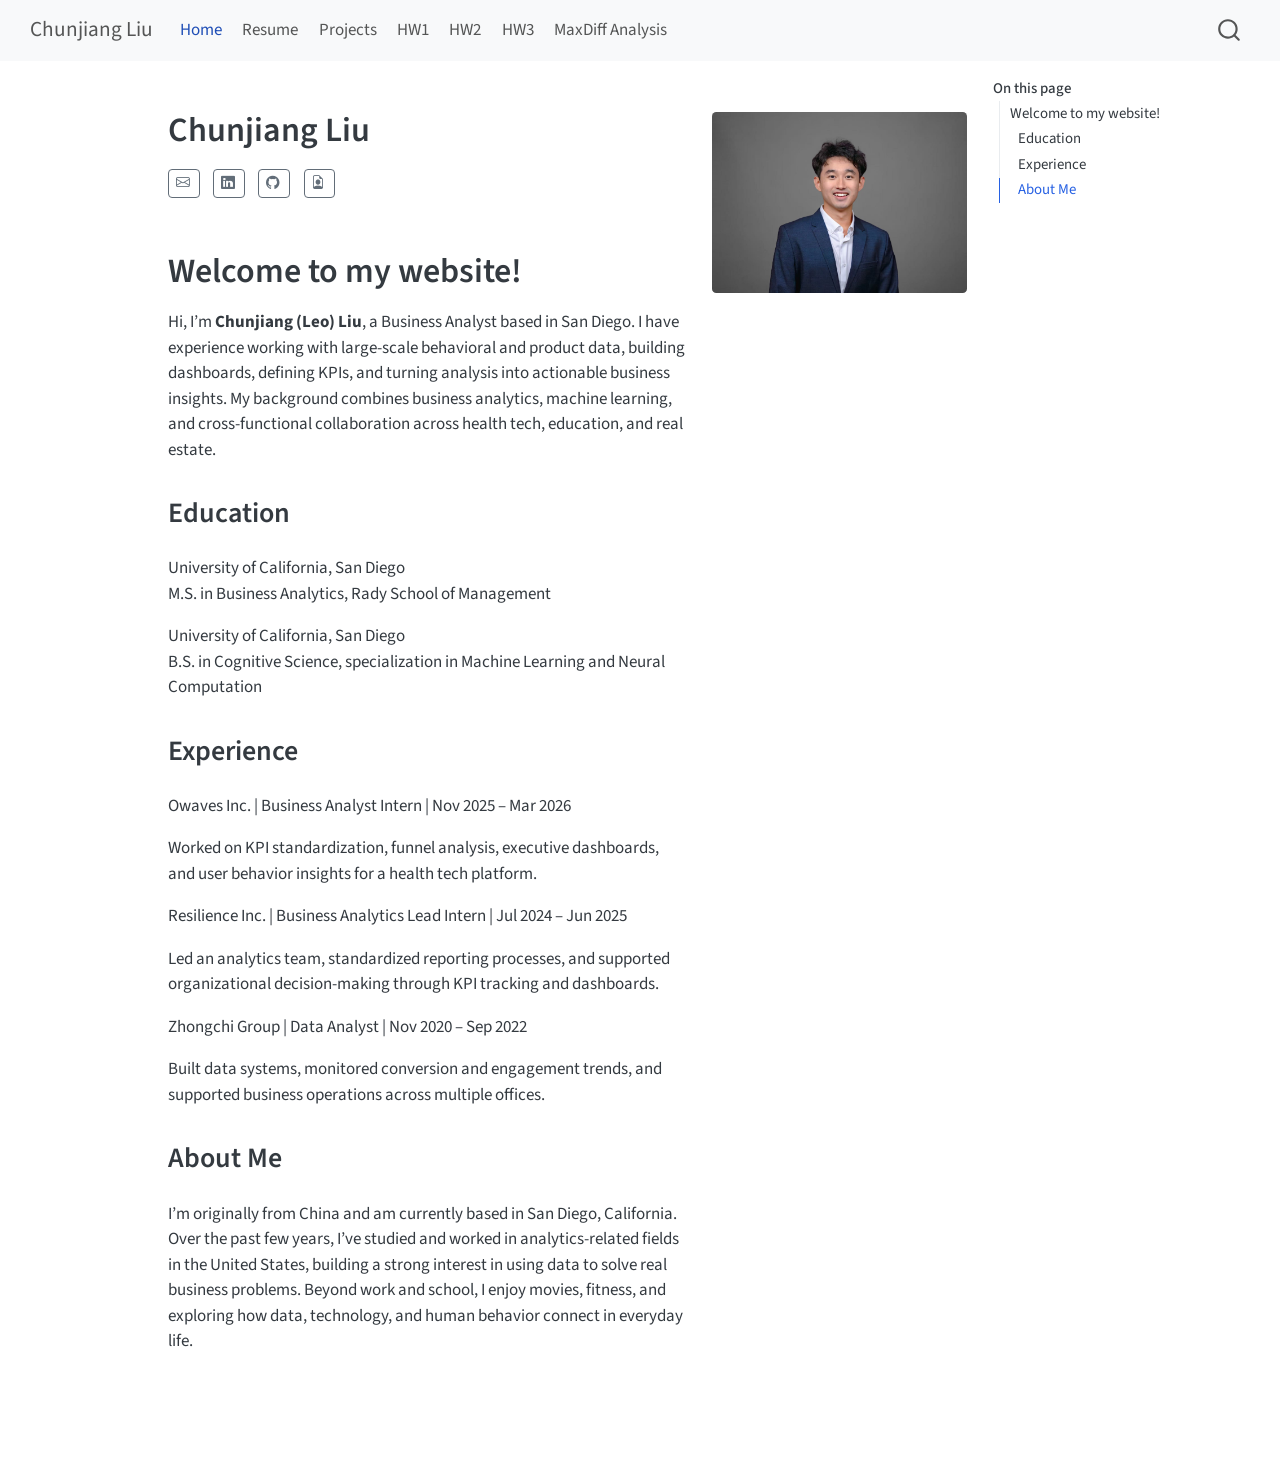
<file: docs/index.html>
<!DOCTYPE html>
<html xmlns="http://www.w3.org/1999/xhtml" lang="en" xml:lang="en"><head>

<meta charset="utf-8">
<meta name="generator" content="quarto-1.9.36">

<meta name="viewport" content="width=device-width, initial-scale=1.0, user-scalable=yes">


<title>Chunjiang Liu</title>
<style>
/* Default styles provided by pandoc.
** See https://pandoc.org/MANUAL.html#variables-for-html for config info.
*/
code{white-space: pre-wrap;}
span.smallcaps{font-variant: small-caps;}
div.columns{display: flex; gap: min(4vw, 1.5em);}
div.column{flex: auto; overflow-x: auto;}
div.hanging-indent{margin-left: 1.5em; text-indent: -1.5em;}
ul.task-list{list-style: none;}
ul.task-list li input[type="checkbox"] {
  width: 0.8em;
  margin: 0 0.8em 0.2em -1em; /* quarto-specific, see https://github.com/quarto-dev/quarto-cli/issues/4556 */ 
  vertical-align: middle;
}
</style>


<script src="site_libs/quarto-nav/quarto-nav.js"></script>
<script src="site_libs/quarto-nav/headroom.min.js"></script>
<script src="site_libs/clipboard/clipboard.min.js"></script>
<script src="site_libs/quarto-search/autocomplete.umd.js"></script>
<script src="site_libs/quarto-search/fuse.min.js"></script>
<script src="site_libs/quarto-search/quarto-search.js"></script>
<meta name="quarto:offset" content="./">
<script src="site_libs/quarto-html/quarto.js" type="module"></script>
<script src="site_libs/quarto-html/tabsets/tabsets.js" type="module"></script>
<script src="site_libs/quarto-html/popper.min.js"></script>
<script src="site_libs/quarto-html/tippy.umd.min.js"></script>
<link href="site_libs/quarto-html/tippy.css" rel="stylesheet">
<link href="site_libs/quarto-html/quarto-syntax-highlighting-845c23b38eaddc0f92fda52bfe77a8c8.css" rel="stylesheet" id="quarto-text-highlighting-styles">
<script src="site_libs/bootstrap/bootstrap.min.js"></script>
<link href="site_libs/bootstrap/bootstrap-icons.css" rel="stylesheet">
<link href="site_libs/bootstrap/bootstrap-158031087360bce0ff56dc785ce39e06.min.css" rel="stylesheet" append-hash="true" id="quarto-bootstrap" data-mode="light">
<script id="quarto-search-options" type="application/json">{
  "location": "navbar",
  "copy-button": false,
  "collapse-after": 3,
  "panel-placement": "end",
  "type": "overlay",
  "limit": 50,
  "keyboard-shortcut": [
    "f",
    "/",
    "s"
  ],
  "show-item-context": false,
  "language": {
    "search-no-results-text": "No results",
    "search-matching-documents-text": "matching documents",
    "search-copy-link-title": "Copy link to search",
    "search-hide-matches-text": "Hide additional matches",
    "search-more-match-text": "more match in this document",
    "search-more-matches-text": "more matches in this document",
    "search-clear-button-title": "Clear",
    "search-text-placeholder": "",
    "search-detached-cancel-button-title": "Cancel",
    "search-submit-button-title": "Submit",
    "search-label": "Search"
  }
}</script>


<link rel="stylesheet" href="styles.css">
</head>

<body class="nav-fixed quarto-light">

<div id="quarto-search-results"></div>
  <header id="quarto-header" class="headroom fixed-top">
    <nav class="navbar navbar-expand-lg " data-bs-theme="dark">
      <div class="navbar-container container-fluid">
      <div class="navbar-brand-container mx-auto">
    <a class="navbar-brand" href="./index.html">
    <span class="navbar-title">Chunjiang Liu</span>
    </a>
  </div>
            <div id="quarto-search" class="" title="Search"></div>
          <button class="navbar-toggler" type="button" data-bs-toggle="collapse" data-bs-target="#navbarCollapse" aria-controls="navbarCollapse" role="menu" aria-expanded="false" aria-label="Toggle navigation" onclick="if (window.quartoToggleHeadroom) { window.quartoToggleHeadroom(); }">
  <span class="navbar-toggler-icon"></span>
</button>
          <div class="collapse navbar-collapse" id="navbarCollapse">
            <ul class="navbar-nav navbar-nav-scroll me-auto">
  <li class="nav-item">
    <a class="nav-link active" href="./index.html" aria-current="page"> 
<span class="menu-text">Home</span></a>
  </li>  
  <li class="nav-item">
    <a class="nav-link" href="./resume.html"> 
<span class="menu-text">Resume</span></a>
  </li>  
  <li class="nav-item">
    <a class="nav-link" href="./projects.html"> 
<span class="menu-text">Projects</span></a>
  </li>  
  <li class="nav-item">
    <a class="nav-link" href="./hw1.html"> 
<span class="menu-text">HW1</span></a>
  </li>  
  <li class="nav-item">
    <a class="nav-link" href="./hw2_questions.html"> 
<span class="menu-text">HW2</span></a>
  </li>  
  <li class="nav-item">
    <a class="nav-link" href="./projects/project_3_mle/hw3_questions.html"> 
<span class="menu-text">HW3</span></a>
  </li>  
  <li class="nav-item">
    <a class="nav-link" href="./hw4_questions.html"> 
<span class="menu-text">MaxDiff Analysis</span></a>
  </li>  
</ul>
          </div> <!-- /navcollapse -->
            <div class="quarto-navbar-tools">
</div>
      </div> <!-- /container-fluid -->
    </nav>
</header>
<!-- content -->
<div id="quarto-content" class="quarto-container page-columns page-rows-contents page-layout-article page-navbar">
<!-- sidebar -->
<!-- margin-sidebar -->
    <div id="quarto-margin-sidebar" class="sidebar margin-sidebar">
        <nav id="TOC" role="doc-toc" class="toc-active">
    <h2 id="toc-title">On this page</h2>
  <ul>
  <li><a href="#welcome-to-my-website" id="toc-welcome-to-my-website" class="nav-link active" data-scroll-target="#welcome-to-my-website">Welcome to my website!</a>
  <ul class="collapse">
  <li><a href="#education" id="toc-education" class="nav-link" data-scroll-target="#education">Education</a></li>
  <li><a href="#experience" id="toc-experience" class="nav-link" data-scroll-target="#experience">Experience</a></li>
  <li><a href="#about-me" id="toc-about-me" class="nav-link" data-scroll-target="#about-me">About Me</a></li>
  </ul></li>
  </ul>
</nav>
    </div>
<!-- main -->
<div class="quarto-about-solana column-body">
  <div class="about-entity">
    <div class="entity-contents">
      <header id="title-block-header" class="quarto-title-block default">
<div class="quarto-title">
<h1 class="title">Chunjiang Liu</h1>
</div>
<div class="quarto-title-meta">
  </div>
</header> <div class="about-links">
  <a href="mailto:Chl091@ucsd.edu" class="about-link" rel="" target="">
    <i class="bi bi-envelope"></i>
     <span class="about-link-text"></span>
  </a>
  <a href="https://www.linkedin.com/in/ucsd-chunjiang-liu" class="about-link" rel="" target="">
    <i class="bi bi-linkedin"></i>
     <span class="about-link-text"></span>
  </a>
  <a href="https://github.com/rsm-chl091?tab=repositories" class="about-link" rel="" target="">
    <i class="bi bi-github"></i>
     <span class="about-link-text"></span>
  </a>
  <a href="/files/resume.pdf" class="about-link" rel="" target="">
    <i class="bi bi-file-earmark-person"></i>
     <span class="about-link-text"></span>
  </a>
</div>
      <div class="about-contents"><main class="content" id="quarto-document-content">

<section id="welcome-to-my-website" class="level1">
<h1>Welcome to my website!</h1>
<p>Hi, I’m <strong>Chunjiang (Leo) Liu</strong>, a Business Analyst based in San Diego. I have experience working with large-scale behavioral and product data, building dashboards, defining KPIs, and turning analysis into actionable business insights. My background combines business analytics, machine learning, and cross-functional collaboration across health tech, education, and real estate.</p>
<section id="education" class="level2">
<h2 data-anchor-id="education">Education</h2>
<p>University of California, San Diego <br>M.S. in Business Analytics, Rady School of Management<br></p>
<p>University of California, San Diego <br>B.S. in Cognitive Science, specialization in Machine Learning and Neural Computation<br></p>
</section>
<section id="experience" class="level2">
<h2 data-anchor-id="experience">Experience</h2>
<p>Owaves Inc.&nbsp;| Business Analyst Intern | Nov 2025 – Mar 2026</p>
<p>Worked on KPI standardization, funnel analysis, executive dashboards, and user behavior insights for a health tech platform.</p>
<p>Resilience Inc.&nbsp;| Business Analytics Lead Intern | Jul 2024 – Jun 2025</p>
<p>Led an analytics team, standardized reporting processes, and supported organizational decision-making through KPI tracking and dashboards.</p>
<p>Zhongchi Group | Data Analyst | Nov 2020 – Sep 2022</p>
<p>Built data systems, monitored conversion and engagement trends, and supported business operations across multiple offices.</p>
</section>
<section id="about-me" class="level2">
<h2 data-anchor-id="about-me">About Me</h2>
<p>I’m originally from China and am currently based in San Diego, California. Over the past few years, I’ve studied and worked in analytics-related fields in the United States, building a strong interest in using data to solve real business problems. Beyond work and school, I enjoy movies, fitness, and exploring how data, technology, and human behavior connect in everyday life.</p>


</section>
</section>
</main></div>
    </div>
    <img src="files/profile_pic.jpg" class="about-image
  rounded " style="width: 15em;">
  </div>
</div>
 <!-- /main -->
<script id="quarto-html-after-body" type="application/javascript">
  window.document.addEventListener("DOMContentLoaded", function (event) {
    const isCodeAnnotation = (el) => {
      for (const clz of el.classList) {
        if (clz.startsWith('code-annotation-')) {                     
          return true;
        }
      }
      return false;
    }
    const onCopySuccess = function(e) {
      // button target
      const button = e.trigger;
      // don't keep focus
      button.blur();
      // flash "checked"
      button.classList.add('code-copy-button-checked');
      var currentTitle = button.getAttribute("title");
      button.setAttribute("title", "Copied!");
      let tooltip;
      if (window.bootstrap) {
        button.setAttribute("data-bs-toggle", "tooltip");
        button.setAttribute("data-bs-placement", "left");
        button.setAttribute("data-bs-title", "Copied!");
        tooltip = new bootstrap.Tooltip(button, 
          { trigger: "manual", 
            customClass: "code-copy-button-tooltip",
            offset: [0, -8]});
        tooltip.show();    
      }
      setTimeout(function() {
        if (tooltip) {
          tooltip.hide();
          button.removeAttribute("data-bs-title");
          button.removeAttribute("data-bs-toggle");
          button.removeAttribute("data-bs-placement");
        }
        button.setAttribute("title", currentTitle);
        button.classList.remove('code-copy-button-checked');
      }, 1000);
      // clear code selection
      e.clearSelection();
    }
    const getTextToCopy = function(trigger) {
      const outerScaffold = trigger.parentElement.cloneNode(true);
      const codeEl = outerScaffold.querySelector('code');
      for (const childEl of codeEl.children) {
        if (isCodeAnnotation(childEl)) {
          childEl.remove();
        }
      }
      return codeEl.innerText;
    }
    const clipboard = new window.ClipboardJS('.code-copy-button:not([data-in-quarto-modal])', {
      text: getTextToCopy
    });
    clipboard.on('success', onCopySuccess);
    if (window.document.getElementById('quarto-embedded-source-code-modal')) {
      const clipboardModal = new window.ClipboardJS('.code-copy-button[data-in-quarto-modal]', {
        text: getTextToCopy,
        container: window.document.getElementById('quarto-embedded-source-code-modal')
      });
      clipboardModal.on('success', onCopySuccess);
    }
      var localhostRegex = new RegExp(/^(?:http|https):\/\/localhost\:?[0-9]*\//);
      var mailtoRegex = new RegExp(/^mailto:/);
        var filterRegex = new RegExp('/' + window.location.host + '/');
      var isInternal = (href) => {
          return filterRegex.test(href) || localhostRegex.test(href) || mailtoRegex.test(href);
      }
      // Inspect non-navigation links and adorn them if external
     var links = window.document.querySelectorAll('a[href]:not(.nav-link):not(.navbar-brand):not(.toc-action):not(.sidebar-link):not(.sidebar-item-toggle):not(.pagination-link):not(.no-external):not([aria-hidden]):not(.dropdown-item):not(.quarto-navigation-tool):not(.about-link)');
      for (var i=0; i<links.length; i++) {
        const link = links[i];
        if (!isInternal(link.href)) {
          // undo the damage that might have been done by quarto-nav.js in the case of
          // links that we want to consider external
          if (link.dataset.originalHref !== undefined) {
            link.href = link.dataset.originalHref;
          }
        }
      }
    function tippyHover(el, contentFn, onTriggerFn, onUntriggerFn) {
      const config = {
        allowHTML: true,
        maxWidth: 500,
        delay: 100,
        arrow: false,
        appendTo: function(el) {
            return el.parentElement;
        },
        interactive: true,
        interactiveBorder: 10,
        theme: 'quarto',
        placement: 'bottom-start',
      };
      if (contentFn) {
        config.content = contentFn;
      }
      if (onTriggerFn) {
        config.onTrigger = onTriggerFn;
      }
      if (onUntriggerFn) {
        config.onUntrigger = onUntriggerFn;
      }
      window.tippy(el, config); 
    }
    const noterefs = window.document.querySelectorAll('a[role="doc-noteref"]');
    for (var i=0; i<noterefs.length; i++) {
      const ref = noterefs[i];
      tippyHover(ref, function() {
        // use id or data attribute instead here
        let href = ref.getAttribute('data-footnote-href') || ref.getAttribute('href');
        try { href = new URL(href).hash; } catch {}
        const id = href.replace(/^#\/?/, "");
        const note = window.document.getElementById(id);
        if (note) {
          return note.innerHTML;
        } else {
          return "";
        }
      });
    }
    const xrefs = window.document.querySelectorAll('a.quarto-xref');
    const processXRef = (id, note) => {
      // Strip column container classes
      const stripColumnClz = (el) => {
        el.classList.remove("page-full", "page-columns");
        if (el.children) {
          for (const child of el.children) {
            stripColumnClz(child);
          }
        }
      }
      stripColumnClz(note)
      if (id === null || id.startsWith('sec-')) {
        // Special case sections, only their first couple elements
        const container = document.createElement("div");
        if (note.children && note.children.length > 2) {
          container.appendChild(note.children[0].cloneNode(true));
          for (let i = 1; i < note.children.length; i++) {
            const child = note.children[i];
            if (child.tagName === "P" && child.innerText === "") {
              continue;
            } else {
              container.appendChild(child.cloneNode(true));
              break;
            }
          }
          if (window.Quarto?.typesetMath) {
            window.Quarto.typesetMath(container);
          }
          return container.innerHTML
        } else {
          if (window.Quarto?.typesetMath) {
            window.Quarto.typesetMath(note);
          }
          return note.innerHTML;
        }
      } else {
        // Remove any anchor links if they are present
        const anchorLink = note.querySelector('a.anchorjs-link');
        if (anchorLink) {
          anchorLink.remove();
        }
        if (window.Quarto?.typesetMath) {
          window.Quarto.typesetMath(note);
        }
        if (note.classList.contains("callout")) {
          return note.outerHTML;
        } else {
          return note.innerHTML;
        }
      }
    }
    for (var i=0; i<xrefs.length; i++) {
      const xref = xrefs[i];
      tippyHover(xref, undefined, function(instance) {
        instance.disable();
        let url = xref.getAttribute('href');
        let hash = undefined; 
        if (url.startsWith('#')) {
          hash = url;
        } else {
          try { hash = new URL(url).hash; } catch {}
        }
        if (hash) {
          const id = hash.replace(/^#\/?/, "");
          const note = window.document.getElementById(id);
          if (note !== null) {
            try {
              const html = processXRef(id, note.cloneNode(true));
              instance.setContent(html);
            } finally {
              instance.enable();
              instance.show();
            }
          } else {
            // See if we can fetch this
            fetch(url.split('#')[0])
            .then(res => res.text())
            .then(html => {
              const parser = new DOMParser();
              const htmlDoc = parser.parseFromString(html, "text/html");
              const note = htmlDoc.getElementById(id);
              if (note !== null) {
                const html = processXRef(id, note);
                instance.setContent(html);
              } 
            }).finally(() => {
              instance.enable();
              instance.show();
            });
          }
        } else {
          // See if we can fetch a full url (with no hash to target)
          // This is a special case and we should probably do some content thinning / targeting
          fetch(url)
          .then(res => res.text())
          .then(html => {
            const parser = new DOMParser();
            const htmlDoc = parser.parseFromString(html, "text/html");
            const note = htmlDoc.querySelector('main.content');
            if (note !== null) {
              // This should only happen for chapter cross references
              // (since there is no id in the URL)
              // remove the first header
              if (note.children.length > 0 && note.children[0].tagName === "HEADER") {
                note.children[0].remove();
              }
              const html = processXRef(null, note);
              instance.setContent(html);
            } 
          }).finally(() => {
            instance.enable();
            instance.show();
          });
        }
      }, function(instance) {
      });
    }
        let selectedAnnoteEl;
        const selectorForAnnotation = ( cell, annotation) => {
          let cellAttr = 'data-code-cell="' + cell + '"';
          let lineAttr = 'data-code-annotation="' +  annotation + '"';
          const selector = 'span[' + cellAttr + '][' + lineAttr + ']';
          return selector;
        }
        const selectCodeLines = (annoteEl) => {
          const doc = window.document;
          const targetCell = annoteEl.getAttribute("data-target-cell");
          const targetAnnotation = annoteEl.getAttribute("data-target-annotation");
          const annoteSpan = window.document.querySelector(selectorForAnnotation(targetCell, targetAnnotation));
          const lines = annoteSpan.getAttribute("data-code-lines").split(",");
          const lineIds = lines.map((line) => {
            return targetCell + "-" + line;
          })
          let top = null;
          let height = null;
          let parent = null;
          if (lineIds.length > 0) {
              //compute the position of the single el (top and bottom and make a div)
              const el = window.document.getElementById(lineIds[0]);
              top = el.offsetTop;
              height = el.offsetHeight;
              parent = el.parentElement.parentElement;
            if (lineIds.length > 1) {
              const lastEl = window.document.getElementById(lineIds[lineIds.length - 1]);
              const bottom = lastEl.offsetTop + lastEl.offsetHeight;
              height = bottom - top;
            }
            if (top !== null && height !== null && parent !== null) {
              // cook up a div (if necessary) and position it 
              let div = window.document.getElementById("code-annotation-line-highlight");
              if (div === null) {
                div = window.document.createElement("div");
                div.setAttribute("id", "code-annotation-line-highlight");
                div.style.position = 'absolute';
                parent.appendChild(div);
              }
              div.style.top = top - 2 + "px";
              div.style.height = height + 4 + "px";
              div.style.left = 0;
              let gutterDiv = window.document.getElementById("code-annotation-line-highlight-gutter");
              if (gutterDiv === null) {
                gutterDiv = window.document.createElement("div");
                gutterDiv.setAttribute("id", "code-annotation-line-highlight-gutter");
                gutterDiv.style.position = 'absolute';
                const codeCell = window.document.getElementById(targetCell);
                const gutter = codeCell.querySelector('.code-annotation-gutter');
                gutter.appendChild(gutterDiv);
              }
              gutterDiv.style.top = top - 2 + "px";
              gutterDiv.style.height = height + 4 + "px";
            }
            selectedAnnoteEl = annoteEl;
          }
        };
        const unselectCodeLines = () => {
          const elementsIds = ["code-annotation-line-highlight", "code-annotation-line-highlight-gutter"];
          elementsIds.forEach((elId) => {
            const div = window.document.getElementById(elId);
            if (div) {
              div.remove();
            }
          });
          selectedAnnoteEl = undefined;
        };
          // Handle positioning of the toggle
      window.addEventListener(
        "resize",
        throttle(() => {
          elRect = undefined;
          if (selectedAnnoteEl) {
            selectCodeLines(selectedAnnoteEl);
          }
        }, 10)
      );
      function throttle(fn, ms) {
      let throttle = false;
      let timer;
        return (...args) => {
          if(!throttle) { // first call gets through
              fn.apply(this, args);
              throttle = true;
          } else { // all the others get throttled
              if(timer) clearTimeout(timer); // cancel #2
              timer = setTimeout(() => {
                fn.apply(this, args);
                timer = throttle = false;
              }, ms);
          }
        };
      }
        // Attach click handler to the DT
        const annoteDls = window.document.querySelectorAll('dt[data-target-cell]');
        for (const annoteDlNode of annoteDls) {
          annoteDlNode.addEventListener('click', (event) => {
            const clickedEl = event.target;
            if (clickedEl !== selectedAnnoteEl) {
              unselectCodeLines();
              const activeEl = window.document.querySelector('dt[data-target-cell].code-annotation-active');
              if (activeEl) {
                activeEl.classList.remove('code-annotation-active');
              }
              selectCodeLines(clickedEl);
              clickedEl.classList.add('code-annotation-active');
            } else {
              // Unselect the line
              unselectCodeLines();
              clickedEl.classList.remove('code-annotation-active');
            }
          });
        }
    const findCites = (el) => {
      const parentEl = el.parentElement;
      if (parentEl) {
        const cites = parentEl.dataset.cites;
        if (cites) {
          return {
            el,
            cites: cites.split(' ')
          };
        } else {
          return findCites(el.parentElement)
        }
      } else {
        return undefined;
      }
    };
    var bibliorefs = window.document.querySelectorAll('a[role="doc-biblioref"]');
    for (var i=0; i<bibliorefs.length; i++) {
      const ref = bibliorefs[i];
      const citeInfo = findCites(ref);
      if (citeInfo) {
        tippyHover(citeInfo.el, function() {
          var popup = window.document.createElement('div');
          citeInfo.cites.forEach(function(cite) {
            var citeDiv = window.document.createElement('div');
            citeDiv.classList.add('hanging-indent');
            citeDiv.classList.add('csl-entry');
            var biblioDiv = window.document.getElementById('ref-' + cite);
            if (biblioDiv) {
              citeDiv.innerHTML = biblioDiv.innerHTML;
            }
            popup.appendChild(citeDiv);
          });
          return popup.innerHTML;
        });
      }
    }
  });
  </script>
</div> <!-- /content -->




</body></html>
</file>
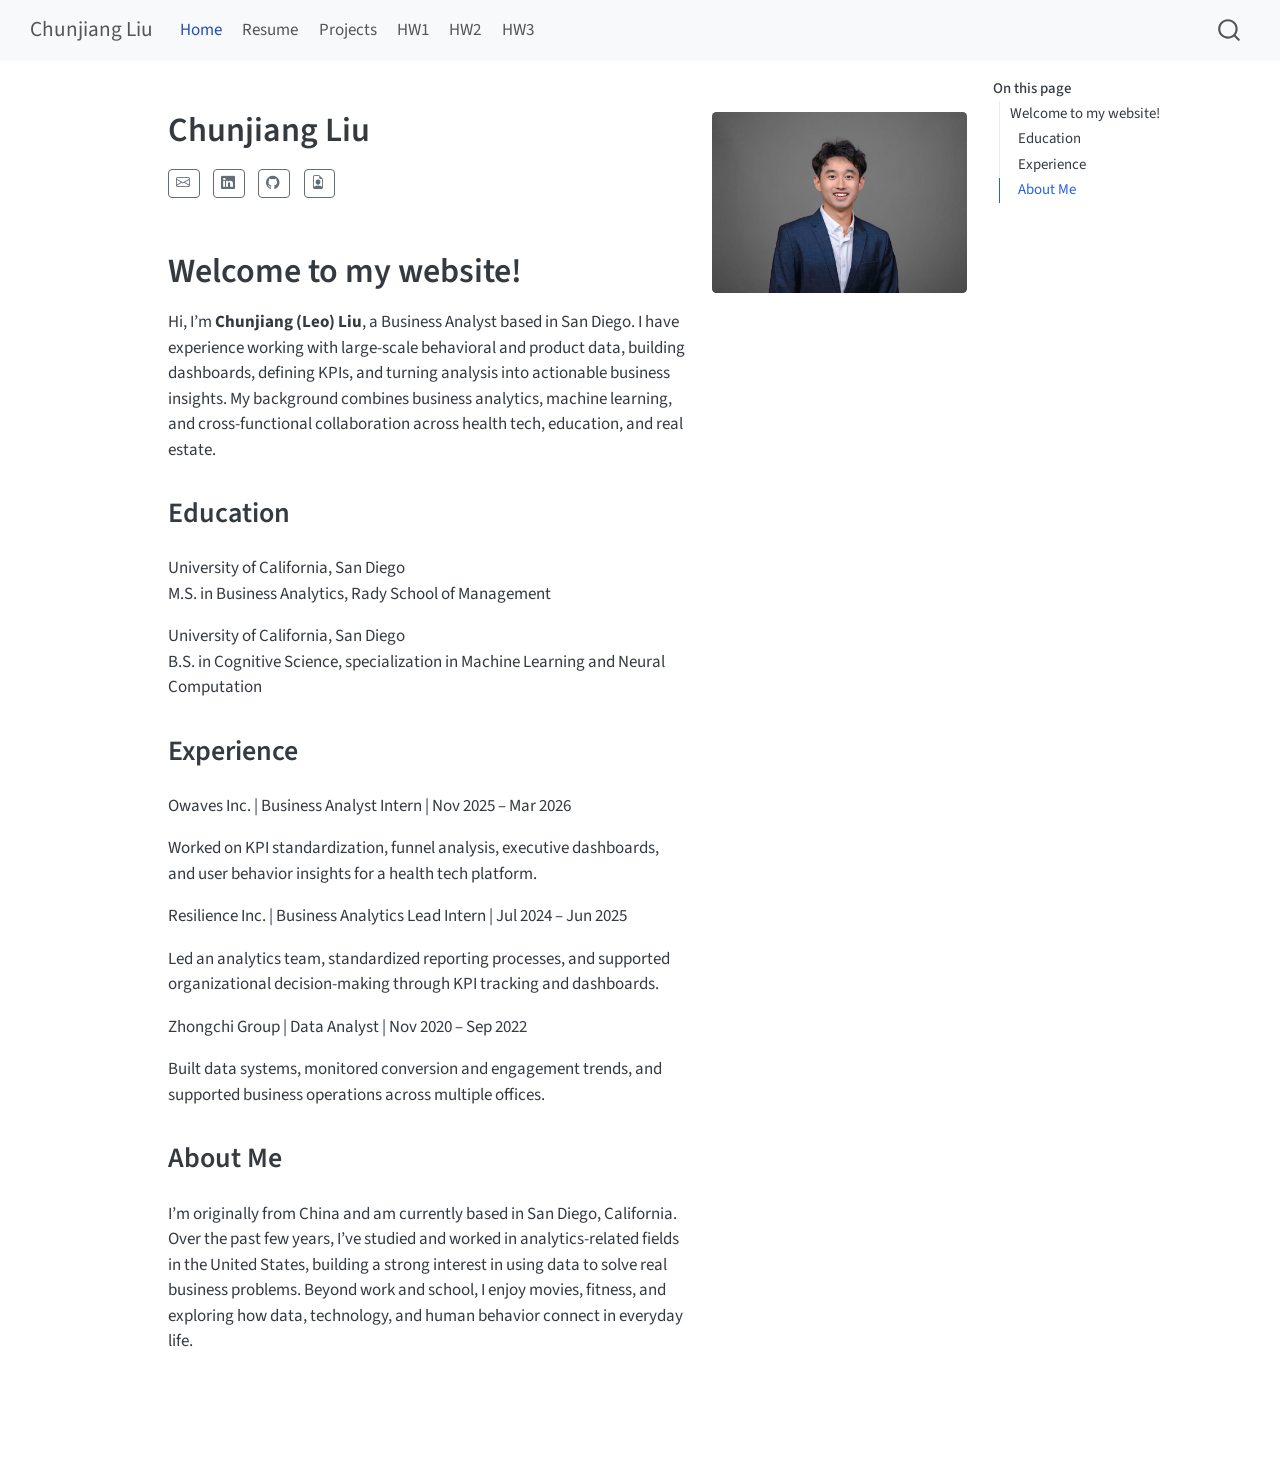
<file: docs_backup/index.html>
<!DOCTYPE html>
<html xmlns="http://www.w3.org/1999/xhtml" lang="en" xml:lang="en"><head>

<meta charset="utf-8">
<meta name="generator" content="quarto-1.9.36">

<meta name="viewport" content="width=device-width, initial-scale=1.0, user-scalable=yes">


<title>Chunjiang Liu</title>
<style>
/* Default styles provided by pandoc.
** See https://pandoc.org/MANUAL.html#variables-for-html for config info.
*/
code{white-space: pre-wrap;}
span.smallcaps{font-variant: small-caps;}
div.columns{display: flex; gap: min(4vw, 1.5em);}
div.column{flex: auto; overflow-x: auto;}
div.hanging-indent{margin-left: 1.5em; text-indent: -1.5em;}
ul.task-list{list-style: none;}
ul.task-list li input[type="checkbox"] {
  width: 0.8em;
  margin: 0 0.8em 0.2em -1em; /* quarto-specific, see https://github.com/quarto-dev/quarto-cli/issues/4556 */ 
  vertical-align: middle;
}
</style>


<script src="site_libs/quarto-nav/quarto-nav.js"></script>
<script src="site_libs/quarto-nav/headroom.min.js"></script>
<script src="site_libs/clipboard/clipboard.min.js"></script>
<script src="site_libs/quarto-search/autocomplete.umd.js"></script>
<script src="site_libs/quarto-search/fuse.min.js"></script>
<script src="site_libs/quarto-search/quarto-search.js"></script>
<meta name="quarto:offset" content="./">
<script src="site_libs/quarto-html/quarto.js" type="module"></script>
<script src="site_libs/quarto-html/tabsets/tabsets.js" type="module"></script>
<script src="site_libs/quarto-html/popper.min.js"></script>
<script src="site_libs/quarto-html/tippy.umd.min.js"></script>
<link href="site_libs/quarto-html/tippy.css" rel="stylesheet">
<link href="site_libs/quarto-html/quarto-syntax-highlighting-845c23b38eaddc0f92fda52bfe77a8c8.css" rel="stylesheet" id="quarto-text-highlighting-styles">
<script src="site_libs/bootstrap/bootstrap.min.js"></script>
<link href="site_libs/bootstrap/bootstrap-icons.css" rel="stylesheet">
<link href="site_libs/bootstrap/bootstrap-158031087360bce0ff56dc785ce39e06.min.css" rel="stylesheet" append-hash="true" id="quarto-bootstrap" data-mode="light">
<script id="quarto-search-options" type="application/json">{
  "location": "navbar",
  "copy-button": false,
  "collapse-after": 3,
  "panel-placement": "end",
  "type": "overlay",
  "limit": 50,
  "keyboard-shortcut": [
    "f",
    "/",
    "s"
  ],
  "show-item-context": false,
  "language": {
    "search-no-results-text": "No results",
    "search-matching-documents-text": "matching documents",
    "search-copy-link-title": "Copy link to search",
    "search-hide-matches-text": "Hide additional matches",
    "search-more-match-text": "more match in this document",
    "search-more-matches-text": "more matches in this document",
    "search-clear-button-title": "Clear",
    "search-text-placeholder": "",
    "search-detached-cancel-button-title": "Cancel",
    "search-submit-button-title": "Submit",
    "search-label": "Search"
  }
}</script>


<link rel="stylesheet" href="styles.css">
</head>

<body class="nav-fixed quarto-light">

<div id="quarto-search-results"></div>
  <header id="quarto-header" class="headroom fixed-top">
    <nav class="navbar navbar-expand-lg " data-bs-theme="dark">
      <div class="navbar-container container-fluid">
      <div class="navbar-brand-container mx-auto">
    <a class="navbar-brand" href="./index.html">
    <span class="navbar-title">Chunjiang Liu</span>
    </a>
  </div>
            <div id="quarto-search" class="" title="Search"></div>
          <button class="navbar-toggler" type="button" data-bs-toggle="collapse" data-bs-target="#navbarCollapse" aria-controls="navbarCollapse" role="menu" aria-expanded="false" aria-label="Toggle navigation" onclick="if (window.quartoToggleHeadroom) { window.quartoToggleHeadroom(); }">
  <span class="navbar-toggler-icon"></span>
</button>
          <div class="collapse navbar-collapse" id="navbarCollapse">
            <ul class="navbar-nav navbar-nav-scroll me-auto">
  <li class="nav-item">
    <a class="nav-link active" href="./index.html" aria-current="page"> 
<span class="menu-text">Home</span></a>
  </li>  
  <li class="nav-item">
    <a class="nav-link" href="./resume.html"> 
<span class="menu-text">Resume</span></a>
  </li>  
  <li class="nav-item">
    <a class="nav-link" href="./projects.html"> 
<span class="menu-text">Projects</span></a>
  </li>  
  <li class="nav-item">
    <a class="nav-link" href="./hw1.html"> 
<span class="menu-text">HW1</span></a>
  </li>  
  <li class="nav-item">
    <a class="nav-link" href="./hw2_questions.html"> 
<span class="menu-text">HW2</span></a>
  </li>  
  <li class="nav-item">
    <a class="nav-link" href="./projects/project_3_mle/hw3_questions.html"> 
<span class="menu-text">HW3</span></a>
  </li>  
</ul>
          </div> <!-- /navcollapse -->
            <div class="quarto-navbar-tools">
</div>
      </div> <!-- /container-fluid -->
    </nav>
</header>
<!-- content -->
<div id="quarto-content" class="quarto-container page-columns page-rows-contents page-layout-article page-navbar">
<!-- sidebar -->
<!-- margin-sidebar -->
    <div id="quarto-margin-sidebar" class="sidebar margin-sidebar">
        <nav id="TOC" role="doc-toc" class="toc-active">
    <h2 id="toc-title">On this page</h2>
  <ul>
  <li><a href="#welcome-to-my-website" id="toc-welcome-to-my-website" class="nav-link active" data-scroll-target="#welcome-to-my-website">Welcome to my website!</a>
  <ul class="collapse">
  <li><a href="#education" id="toc-education" class="nav-link" data-scroll-target="#education">Education</a></li>
  <li><a href="#experience" id="toc-experience" class="nav-link" data-scroll-target="#experience">Experience</a></li>
  <li><a href="#about-me" id="toc-about-me" class="nav-link" data-scroll-target="#about-me">About Me</a></li>
  </ul></li>
  </ul>
</nav>
    </div>
<!-- main -->
<div class="quarto-about-solana column-body">
  <div class="about-entity">
    <div class="entity-contents">
      <header id="title-block-header" class="quarto-title-block default">
<div class="quarto-title">
<h1 class="title">Chunjiang Liu</h1>
</div>
<div class="quarto-title-meta">
  </div>
</header> <div class="about-links">
  <a href="mailto:Chl091@ucsd.edu" class="about-link" rel="" target="">
    <i class="bi bi-envelope"></i>
     <span class="about-link-text"></span>
  </a>
  <a href="https://www.linkedin.com/in/ucsd-chunjiang-liu" class="about-link" rel="" target="">
    <i class="bi bi-linkedin"></i>
     <span class="about-link-text"></span>
  </a>
  <a href="https://github.com/rsm-chl091?tab=repositories" class="about-link" rel="" target="">
    <i class="bi bi-github"></i>
     <span class="about-link-text"></span>
  </a>
  <a href="/files/resume.pdf" class="about-link" rel="" target="">
    <i class="bi bi-file-earmark-person"></i>
     <span class="about-link-text"></span>
  </a>
</div>
      <div class="about-contents"><main class="content" id="quarto-document-content">

<section id="welcome-to-my-website" class="level1">
<h1>Welcome to my website!</h1>
<p>Hi, I’m <strong>Chunjiang (Leo) Liu</strong>, a Business Analyst based in San Diego. I have experience working with large-scale behavioral and product data, building dashboards, defining KPIs, and turning analysis into actionable business insights. My background combines business analytics, machine learning, and cross-functional collaboration across health tech, education, and real estate.</p>
<section id="education" class="level2">
<h2 data-anchor-id="education">Education</h2>
<p>University of California, San Diego <br>M.S. in Business Analytics, Rady School of Management<br></p>
<p>University of California, San Diego <br>B.S. in Cognitive Science, specialization in Machine Learning and Neural Computation<br></p>
</section>
<section id="experience" class="level2">
<h2 data-anchor-id="experience">Experience</h2>
<p>Owaves Inc.&nbsp;| Business Analyst Intern | Nov 2025 – Mar 2026</p>
<p>Worked on KPI standardization, funnel analysis, executive dashboards, and user behavior insights for a health tech platform.</p>
<p>Resilience Inc.&nbsp;| Business Analytics Lead Intern | Jul 2024 – Jun 2025</p>
<p>Led an analytics team, standardized reporting processes, and supported organizational decision-making through KPI tracking and dashboards.</p>
<p>Zhongchi Group | Data Analyst | Nov 2020 – Sep 2022</p>
<p>Built data systems, monitored conversion and engagement trends, and supported business operations across multiple offices.</p>
</section>
<section id="about-me" class="level2">
<h2 data-anchor-id="about-me">About Me</h2>
<p>I’m originally from China and am currently based in San Diego, California. Over the past few years, I’ve studied and worked in analytics-related fields in the United States, building a strong interest in using data to solve real business problems. Beyond work and school, I enjoy movies, fitness, and exploring how data, technology, and human behavior connect in everyday life.</p>


</section>
</section>
</main></div>
    </div>
    <img src="files/profile_pic.jpg" class="about-image
  rounded " style="width: 15em;">
  </div>
</div>
 <!-- /main -->
<script id="quarto-html-after-body" type="application/javascript">
  window.document.addEventListener("DOMContentLoaded", function (event) {
    const isCodeAnnotation = (el) => {
      for (const clz of el.classList) {
        if (clz.startsWith('code-annotation-')) {                     
          return true;
        }
      }
      return false;
    }
    const onCopySuccess = function(e) {
      // button target
      const button = e.trigger;
      // don't keep focus
      button.blur();
      // flash "checked"
      button.classList.add('code-copy-button-checked');
      var currentTitle = button.getAttribute("title");
      button.setAttribute("title", "Copied!");
      let tooltip;
      if (window.bootstrap) {
        button.setAttribute("data-bs-toggle", "tooltip");
        button.setAttribute("data-bs-placement", "left");
        button.setAttribute("data-bs-title", "Copied!");
        tooltip = new bootstrap.Tooltip(button, 
          { trigger: "manual", 
            customClass: "code-copy-button-tooltip",
            offset: [0, -8]});
        tooltip.show();    
      }
      setTimeout(function() {
        if (tooltip) {
          tooltip.hide();
          button.removeAttribute("data-bs-title");
          button.removeAttribute("data-bs-toggle");
          button.removeAttribute("data-bs-placement");
        }
        button.setAttribute("title", currentTitle);
        button.classList.remove('code-copy-button-checked');
      }, 1000);
      // clear code selection
      e.clearSelection();
    }
    const getTextToCopy = function(trigger) {
      const outerScaffold = trigger.parentElement.cloneNode(true);
      const codeEl = outerScaffold.querySelector('code');
      for (const childEl of codeEl.children) {
        if (isCodeAnnotation(childEl)) {
          childEl.remove();
        }
      }
      return codeEl.innerText;
    }
    const clipboard = new window.ClipboardJS('.code-copy-button:not([data-in-quarto-modal])', {
      text: getTextToCopy
    });
    clipboard.on('success', onCopySuccess);
    if (window.document.getElementById('quarto-embedded-source-code-modal')) {
      const clipboardModal = new window.ClipboardJS('.code-copy-button[data-in-quarto-modal]', {
        text: getTextToCopy,
        container: window.document.getElementById('quarto-embedded-source-code-modal')
      });
      clipboardModal.on('success', onCopySuccess);
    }
      var localhostRegex = new RegExp(/^(?:http|https):\/\/localhost\:?[0-9]*\//);
      var mailtoRegex = new RegExp(/^mailto:/);
        var filterRegex = new RegExp('/' + window.location.host + '/');
      var isInternal = (href) => {
          return filterRegex.test(href) || localhostRegex.test(href) || mailtoRegex.test(href);
      }
      // Inspect non-navigation links and adorn them if external
     var links = window.document.querySelectorAll('a[href]:not(.nav-link):not(.navbar-brand):not(.toc-action):not(.sidebar-link):not(.sidebar-item-toggle):not(.pagination-link):not(.no-external):not([aria-hidden]):not(.dropdown-item):not(.quarto-navigation-tool):not(.about-link)');
      for (var i=0; i<links.length; i++) {
        const link = links[i];
        if (!isInternal(link.href)) {
          // undo the damage that might have been done by quarto-nav.js in the case of
          // links that we want to consider external
          if (link.dataset.originalHref !== undefined) {
            link.href = link.dataset.originalHref;
          }
        }
      }
    function tippyHover(el, contentFn, onTriggerFn, onUntriggerFn) {
      const config = {
        allowHTML: true,
        maxWidth: 500,
        delay: 100,
        arrow: false,
        appendTo: function(el) {
            return el.parentElement;
        },
        interactive: true,
        interactiveBorder: 10,
        theme: 'quarto',
        placement: 'bottom-start',
      };
      if (contentFn) {
        config.content = contentFn;
      }
      if (onTriggerFn) {
        config.onTrigger = onTriggerFn;
      }
      if (onUntriggerFn) {
        config.onUntrigger = onUntriggerFn;
      }
      window.tippy(el, config); 
    }
    const noterefs = window.document.querySelectorAll('a[role="doc-noteref"]');
    for (var i=0; i<noterefs.length; i++) {
      const ref = noterefs[i];
      tippyHover(ref, function() {
        // use id or data attribute instead here
        let href = ref.getAttribute('data-footnote-href') || ref.getAttribute('href');
        try { href = new URL(href).hash; } catch {}
        const id = href.replace(/^#\/?/, "");
        const note = window.document.getElementById(id);
        if (note) {
          return note.innerHTML;
        } else {
          return "";
        }
      });
    }
    const xrefs = window.document.querySelectorAll('a.quarto-xref');
    const processXRef = (id, note) => {
      // Strip column container classes
      const stripColumnClz = (el) => {
        el.classList.remove("page-full", "page-columns");
        if (el.children) {
          for (const child of el.children) {
            stripColumnClz(child);
          }
        }
      }
      stripColumnClz(note)
      if (id === null || id.startsWith('sec-')) {
        // Special case sections, only their first couple elements
        const container = document.createElement("div");
        if (note.children && note.children.length > 2) {
          container.appendChild(note.children[0].cloneNode(true));
          for (let i = 1; i < note.children.length; i++) {
            const child = note.children[i];
            if (child.tagName === "P" && child.innerText === "") {
              continue;
            } else {
              container.appendChild(child.cloneNode(true));
              break;
            }
          }
          if (window.Quarto?.typesetMath) {
            window.Quarto.typesetMath(container);
          }
          return container.innerHTML
        } else {
          if (window.Quarto?.typesetMath) {
            window.Quarto.typesetMath(note);
          }
          return note.innerHTML;
        }
      } else {
        // Remove any anchor links if they are present
        const anchorLink = note.querySelector('a.anchorjs-link');
        if (anchorLink) {
          anchorLink.remove();
        }
        if (window.Quarto?.typesetMath) {
          window.Quarto.typesetMath(note);
        }
        if (note.classList.contains("callout")) {
          return note.outerHTML;
        } else {
          return note.innerHTML;
        }
      }
    }
    for (var i=0; i<xrefs.length; i++) {
      const xref = xrefs[i];
      tippyHover(xref, undefined, function(instance) {
        instance.disable();
        let url = xref.getAttribute('href');
        let hash = undefined; 
        if (url.startsWith('#')) {
          hash = url;
        } else {
          try { hash = new URL(url).hash; } catch {}
        }
        if (hash) {
          const id = hash.replace(/^#\/?/, "");
          const note = window.document.getElementById(id);
          if (note !== null) {
            try {
              const html = processXRef(id, note.cloneNode(true));
              instance.setContent(html);
            } finally {
              instance.enable();
              instance.show();
            }
          } else {
            // See if we can fetch this
            fetch(url.split('#')[0])
            .then(res => res.text())
            .then(html => {
              const parser = new DOMParser();
              const htmlDoc = parser.parseFromString(html, "text/html");
              const note = htmlDoc.getElementById(id);
              if (note !== null) {
                const html = processXRef(id, note);
                instance.setContent(html);
              } 
            }).finally(() => {
              instance.enable();
              instance.show();
            });
          }
        } else {
          // See if we can fetch a full url (with no hash to target)
          // This is a special case and we should probably do some content thinning / targeting
          fetch(url)
          .then(res => res.text())
          .then(html => {
            const parser = new DOMParser();
            const htmlDoc = parser.parseFromString(html, "text/html");
            const note = htmlDoc.querySelector('main.content');
            if (note !== null) {
              // This should only happen for chapter cross references
              // (since there is no id in the URL)
              // remove the first header
              if (note.children.length > 0 && note.children[0].tagName === "HEADER") {
                note.children[0].remove();
              }
              const html = processXRef(null, note);
              instance.setContent(html);
            } 
          }).finally(() => {
            instance.enable();
            instance.show();
          });
        }
      }, function(instance) {
      });
    }
        let selectedAnnoteEl;
        const selectorForAnnotation = ( cell, annotation) => {
          let cellAttr = 'data-code-cell="' + cell + '"';
          let lineAttr = 'data-code-annotation="' +  annotation + '"';
          const selector = 'span[' + cellAttr + '][' + lineAttr + ']';
          return selector;
        }
        const selectCodeLines = (annoteEl) => {
          const doc = window.document;
          const targetCell = annoteEl.getAttribute("data-target-cell");
          const targetAnnotation = annoteEl.getAttribute("data-target-annotation");
          const annoteSpan = window.document.querySelector(selectorForAnnotation(targetCell, targetAnnotation));
          const lines = annoteSpan.getAttribute("data-code-lines").split(",");
          const lineIds = lines.map((line) => {
            return targetCell + "-" + line;
          })
          let top = null;
          let height = null;
          let parent = null;
          if (lineIds.length > 0) {
              //compute the position of the single el (top and bottom and make a div)
              const el = window.document.getElementById(lineIds[0]);
              top = el.offsetTop;
              height = el.offsetHeight;
              parent = el.parentElement.parentElement;
            if (lineIds.length > 1) {
              const lastEl = window.document.getElementById(lineIds[lineIds.length - 1]);
              const bottom = lastEl.offsetTop + lastEl.offsetHeight;
              height = bottom - top;
            }
            if (top !== null && height !== null && parent !== null) {
              // cook up a div (if necessary) and position it 
              let div = window.document.getElementById("code-annotation-line-highlight");
              if (div === null) {
                div = window.document.createElement("div");
                div.setAttribute("id", "code-annotation-line-highlight");
                div.style.position = 'absolute';
                parent.appendChild(div);
              }
              div.style.top = top - 2 + "px";
              div.style.height = height + 4 + "px";
              div.style.left = 0;
              let gutterDiv = window.document.getElementById("code-annotation-line-highlight-gutter");
              if (gutterDiv === null) {
                gutterDiv = window.document.createElement("div");
                gutterDiv.setAttribute("id", "code-annotation-line-highlight-gutter");
                gutterDiv.style.position = 'absolute';
                const codeCell = window.document.getElementById(targetCell);
                const gutter = codeCell.querySelector('.code-annotation-gutter');
                gutter.appendChild(gutterDiv);
              }
              gutterDiv.style.top = top - 2 + "px";
              gutterDiv.style.height = height + 4 + "px";
            }
            selectedAnnoteEl = annoteEl;
          }
        };
        const unselectCodeLines = () => {
          const elementsIds = ["code-annotation-line-highlight", "code-annotation-line-highlight-gutter"];
          elementsIds.forEach((elId) => {
            const div = window.document.getElementById(elId);
            if (div) {
              div.remove();
            }
          });
          selectedAnnoteEl = undefined;
        };
          // Handle positioning of the toggle
      window.addEventListener(
        "resize",
        throttle(() => {
          elRect = undefined;
          if (selectedAnnoteEl) {
            selectCodeLines(selectedAnnoteEl);
          }
        }, 10)
      );
      function throttle(fn, ms) {
      let throttle = false;
      let timer;
        return (...args) => {
          if(!throttle) { // first call gets through
              fn.apply(this, args);
              throttle = true;
          } else { // all the others get throttled
              if(timer) clearTimeout(timer); // cancel #2
              timer = setTimeout(() => {
                fn.apply(this, args);
                timer = throttle = false;
              }, ms);
          }
        };
      }
        // Attach click handler to the DT
        const annoteDls = window.document.querySelectorAll('dt[data-target-cell]');
        for (const annoteDlNode of annoteDls) {
          annoteDlNode.addEventListener('click', (event) => {
            const clickedEl = event.target;
            if (clickedEl !== selectedAnnoteEl) {
              unselectCodeLines();
              const activeEl = window.document.querySelector('dt[data-target-cell].code-annotation-active');
              if (activeEl) {
                activeEl.classList.remove('code-annotation-active');
              }
              selectCodeLines(clickedEl);
              clickedEl.classList.add('code-annotation-active');
            } else {
              // Unselect the line
              unselectCodeLines();
              clickedEl.classList.remove('code-annotation-active');
            }
          });
        }
    const findCites = (el) => {
      const parentEl = el.parentElement;
      if (parentEl) {
        const cites = parentEl.dataset.cites;
        if (cites) {
          return {
            el,
            cites: cites.split(' ')
          };
        } else {
          return findCites(el.parentElement)
        }
      } else {
        return undefined;
      }
    };
    var bibliorefs = window.document.querySelectorAll('a[role="doc-biblioref"]');
    for (var i=0; i<bibliorefs.length; i++) {
      const ref = bibliorefs[i];
      const citeInfo = findCites(ref);
      if (citeInfo) {
        tippyHover(citeInfo.el, function() {
          var popup = window.document.createElement('div');
          citeInfo.cites.forEach(function(cite) {
            var citeDiv = window.document.createElement('div');
            citeDiv.classList.add('hanging-indent');
            citeDiv.classList.add('csl-entry');
            var biblioDiv = window.document.getElementById('ref-' + cite);
            if (biblioDiv) {
              citeDiv.innerHTML = biblioDiv.innerHTML;
            }
            popup.appendChild(citeDiv);
          });
          return popup.innerHTML;
        });
      }
    }
  });
  </script>
</div> <!-- /content -->




</body></html>
</file>
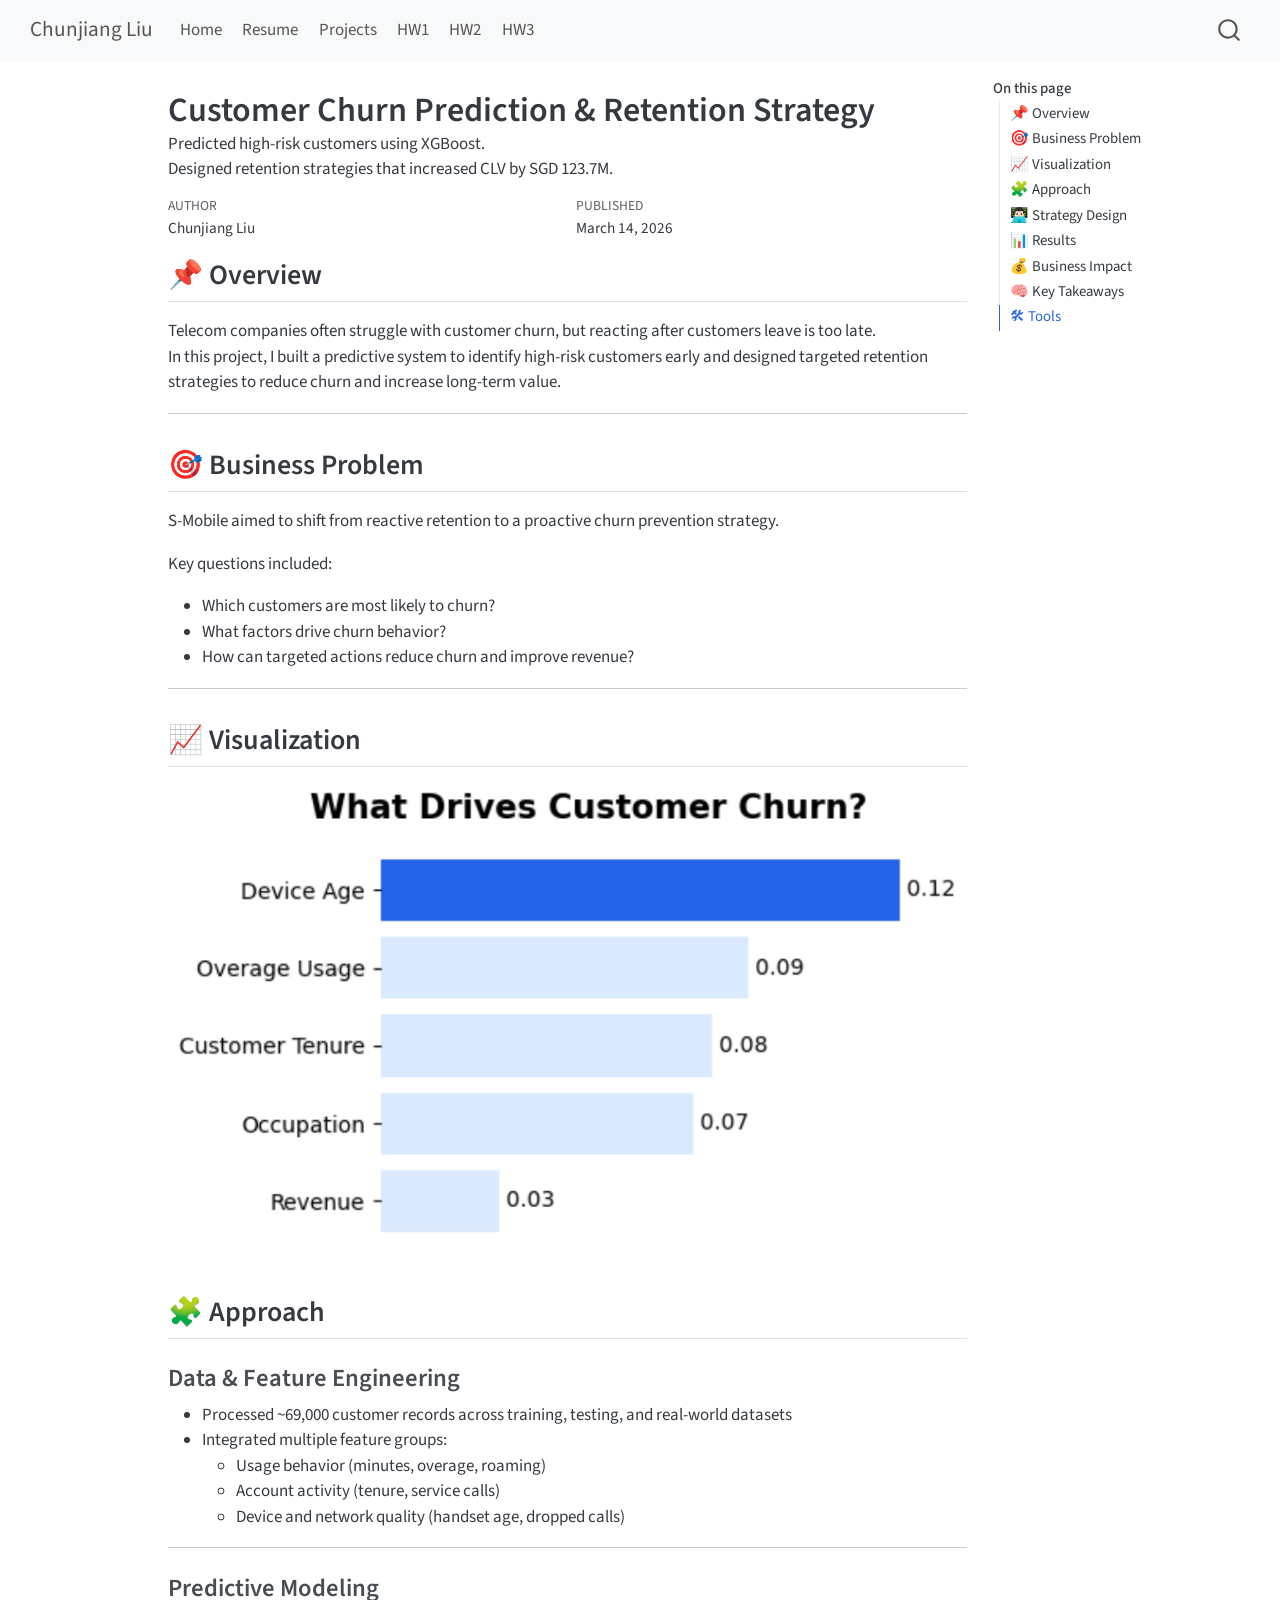
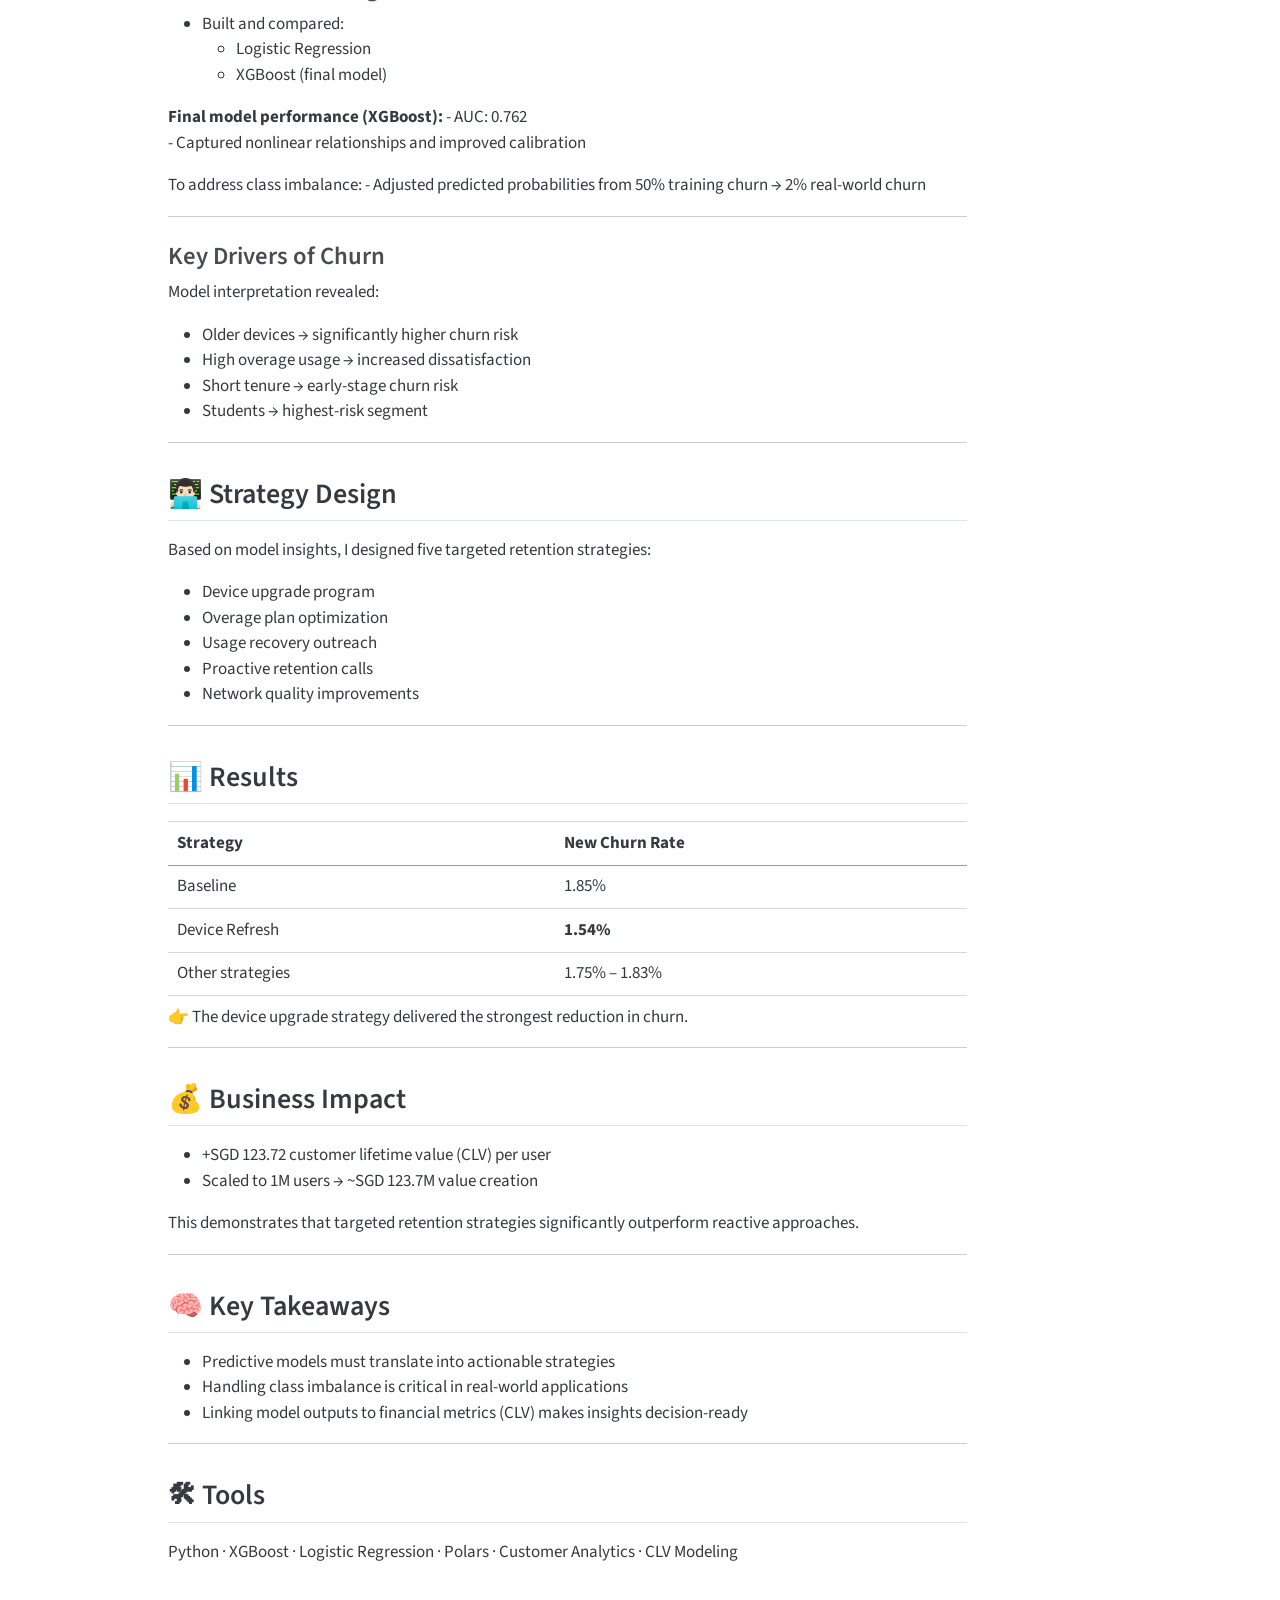
<file: docs/projects/project1/index.html>
<!DOCTYPE html>
<html xmlns="http://www.w3.org/1999/xhtml" lang="en" xml:lang="en"><head>

<meta charset="utf-8">
<meta name="generator" content="quarto-1.9.36">

<meta name="viewport" content="width=device-width, initial-scale=1.0, user-scalable=yes">

<meta name="author" content="Chunjiang Liu">
<meta name="dcterms.date" content="2026-03-14">
<meta name="description" content="Predicted high-risk customers using XGBoost. Designed retention strategies that increased CLV by SGD 123.7M.">

<title>Customer Churn Prediction &amp; Retention Strategy – Chunjiang Liu</title>
<style>
/* Default styles provided by pandoc.
** See https://pandoc.org/MANUAL.html#variables-for-html for config info.
*/
code{white-space: pre-wrap;}
span.smallcaps{font-variant: small-caps;}
div.columns{display: flex; gap: min(4vw, 1.5em);}
div.column{flex: auto; overflow-x: auto;}
div.hanging-indent{margin-left: 1.5em; text-indent: -1.5em;}
ul.task-list{list-style: none;}
ul.task-list li input[type="checkbox"] {
  width: 0.8em;
  margin: 0 0.8em 0.2em -1em; /* quarto-specific, see https://github.com/quarto-dev/quarto-cli/issues/4556 */ 
  vertical-align: middle;
}
</style>


<script src="../../site_libs/quarto-nav/quarto-nav.js"></script>
<script src="../../site_libs/quarto-nav/headroom.min.js"></script>
<script src="../../site_libs/clipboard/clipboard.min.js"></script>
<script src="../../site_libs/quarto-search/autocomplete.umd.js"></script>
<script src="../../site_libs/quarto-search/fuse.min.js"></script>
<script src="../../site_libs/quarto-search/quarto-search.js"></script>
<meta name="quarto:offset" content="../../">
<script src="../../site_libs/quarto-html/quarto.js" type="module"></script>
<script src="../../site_libs/quarto-html/tabsets/tabsets.js" type="module"></script>
<script src="../../site_libs/quarto-html/popper.min.js"></script>
<script src="../../site_libs/quarto-html/tippy.umd.min.js"></script>
<script src="../../site_libs/quarto-html/anchor.min.js"></script>
<link href="../../site_libs/quarto-html/tippy.css" rel="stylesheet">
<link href="../../site_libs/quarto-html/quarto-syntax-highlighting-845c23b38eaddc0f92fda52bfe77a8c8.css" rel="stylesheet" id="quarto-text-highlighting-styles">
<script src="../../site_libs/bootstrap/bootstrap.min.js"></script>
<link href="../../site_libs/bootstrap/bootstrap-icons.css" rel="stylesheet">
<link href="../../site_libs/bootstrap/bootstrap-158031087360bce0ff56dc785ce39e06.min.css" rel="stylesheet" append-hash="true" id="quarto-bootstrap" data-mode="light">
<script id="quarto-search-options" type="application/json">{
  "location": "navbar",
  "copy-button": false,
  "collapse-after": 3,
  "panel-placement": "end",
  "type": "overlay",
  "limit": 50,
  "keyboard-shortcut": [
    "f",
    "/",
    "s"
  ],
  "show-item-context": false,
  "language": {
    "search-no-results-text": "No results",
    "search-matching-documents-text": "matching documents",
    "search-copy-link-title": "Copy link to search",
    "search-hide-matches-text": "Hide additional matches",
    "search-more-match-text": "more match in this document",
    "search-more-matches-text": "more matches in this document",
    "search-clear-button-title": "Clear",
    "search-text-placeholder": "",
    "search-detached-cancel-button-title": "Cancel",
    "search-submit-button-title": "Submit",
    "search-label": "Search"
  }
}</script>


<link rel="stylesheet" href="../../styles.css">
</head>

<body class="nav-fixed quarto-light">

<div id="quarto-search-results"></div>
  <header id="quarto-header" class="headroom fixed-top">
    <nav class="navbar navbar-expand-lg " data-bs-theme="dark">
      <div class="navbar-container container-fluid">
      <div class="navbar-brand-container mx-auto">
    <a class="navbar-brand" href="../../index.html">
    <span class="navbar-title">Chunjiang Liu</span>
    </a>
  </div>
            <div id="quarto-search" class="" title="Search"></div>
          <button class="navbar-toggler" type="button" data-bs-toggle="collapse" data-bs-target="#navbarCollapse" aria-controls="navbarCollapse" role="menu" aria-expanded="false" aria-label="Toggle navigation" onclick="if (window.quartoToggleHeadroom) { window.quartoToggleHeadroom(); }">
  <span class="navbar-toggler-icon"></span>
</button>
          <div class="collapse navbar-collapse" id="navbarCollapse">
            <ul class="navbar-nav navbar-nav-scroll me-auto">
  <li class="nav-item">
    <a class="nav-link" href="../../index.html"> 
<span class="menu-text">Home</span></a>
  </li>  
  <li class="nav-item">
    <a class="nav-link" href="../../resume.html"> 
<span class="menu-text">Resume</span></a>
  </li>  
  <li class="nav-item">
    <a class="nav-link" href="../../projects.html"> 
<span class="menu-text">Projects</span></a>
  </li>  
  <li class="nav-item">
    <a class="nav-link" href="../../hw1.html"> 
<span class="menu-text">HW1</span></a>
  </li>  
  <li class="nav-item">
    <a class="nav-link" href="../../hw2_questions.html"> 
<span class="menu-text">HW2</span></a>
  </li>  
  <li class="nav-item">
    <a class="nav-link" href="../../projects/project_3_mle/hw3_questions.html"> 
<span class="menu-text">HW3</span></a>
  </li>  
</ul>
          </div> <!-- /navcollapse -->
            <div class="quarto-navbar-tools">
</div>
      </div> <!-- /container-fluid -->
    </nav>
</header>
<!-- content -->
<div id="quarto-content" class="quarto-container page-columns page-rows-contents page-layout-article page-navbar">
<!-- sidebar -->
<!-- margin-sidebar -->
    <div id="quarto-margin-sidebar" class="sidebar margin-sidebar">
        <nav id="TOC" role="doc-toc" class="toc-active">
    <h2 id="toc-title">On this page</h2>
   
  <ul>
  <li><a href="#overview" id="toc-overview" class="nav-link active" data-scroll-target="#overview">📌 Overview</a></li>
  <li><a href="#business-problem" id="toc-business-problem" class="nav-link" data-scroll-target="#business-problem">🎯 Business Problem</a></li>
  <li><a href="#visualization" id="toc-visualization" class="nav-link" data-scroll-target="#visualization">📈 Visualization</a></li>
  <li><a href="#approach" id="toc-approach" class="nav-link" data-scroll-target="#approach">🧩 Approach</a>
  <ul class="collapse">
  <li><a href="#data-feature-engineering" id="toc-data-feature-engineering" class="nav-link" data-scroll-target="#data-feature-engineering">Data &amp; Feature Engineering</a></li>
  <li><a href="#predictive-modeling" id="toc-predictive-modeling" class="nav-link" data-scroll-target="#predictive-modeling">Predictive Modeling</a></li>
  <li><a href="#key-drivers-of-churn" id="toc-key-drivers-of-churn" class="nav-link" data-scroll-target="#key-drivers-of-churn">Key Drivers of Churn</a></li>
  </ul></li>
  <li><a href="#strategy-design" id="toc-strategy-design" class="nav-link" data-scroll-target="#strategy-design">👨🏻‍💻 Strategy Design</a></li>
  <li><a href="#results" id="toc-results" class="nav-link" data-scroll-target="#results">📊 Results</a></li>
  <li><a href="#business-impact" id="toc-business-impact" class="nav-link" data-scroll-target="#business-impact">💰 Business Impact</a></li>
  <li><a href="#key-takeaways" id="toc-key-takeaways" class="nav-link" data-scroll-target="#key-takeaways">🧠 Key Takeaways</a></li>
  <li><a href="#tools" id="toc-tools" class="nav-link" data-scroll-target="#tools">🛠 Tools</a></li>
  </ul>
</nav>
    </div>
<!-- main -->
<main class="content" id="quarto-document-content">

<header id="title-block-header" class="quarto-title-block default">
<div class="quarto-title">
<h1 class="title">Customer Churn Prediction &amp; Retention Strategy</h1>
</div>

<div>
  <div class="description">
    Predicted high-risk customers using XGBoost.<br>Designed retention strategies that increased CLV by SGD 123.7M.
  </div>
</div>


<div class="quarto-title-meta">

    <div>
    <div class="quarto-title-meta-heading">Author</div>
    <div class="quarto-title-meta-contents">
             <p>Chunjiang Liu </p>
          </div>
  </div>
    
    <div>
    <div class="quarto-title-meta-heading">Published</div>
    <div class="quarto-title-meta-contents">
      <p class="date">March 14, 2026</p>
    </div>
  </div>
  
    
  </div>
  


</header>


<section id="overview" class="level2">
<h2 class="anchored" data-anchor-id="overview">📌 Overview</h2>
<p>Telecom companies often struggle with customer churn, but reacting after customers leave is too late.<br>
In this project, I built a predictive system to identify high-risk customers early and designed targeted retention strategies to reduce churn and increase long-term value.</p>
<hr>
</section>
<section id="business-problem" class="level2">
<h2 class="anchored" data-anchor-id="business-problem">🎯 Business Problem</h2>
<p>S-Mobile aimed to shift from reactive retention to a proactive churn prevention strategy.</p>
<p>Key questions included:</p>
<ul>
<li>Which customers are most likely to churn?</li>
<li>What factors drive churn behavior?</li>
<li>How can targeted actions reduce churn and improve revenue?</li>
</ul>
<hr>
</section>
<section id="visualization" class="level2">
<h2 class="anchored" data-anchor-id="visualization">📈 Visualization</h2>
<p><img src="S-Mobile Project Cover.png" class="img-fluid"></p>
</section>
<section id="approach" class="level2">
<h2 class="anchored" data-anchor-id="approach">🧩 Approach</h2>
<section id="data-feature-engineering" class="level3">
<h3 class="anchored" data-anchor-id="data-feature-engineering">Data &amp; Feature Engineering</h3>
<ul>
<li>Processed ~69,000 customer records across training, testing, and real-world datasets<br>
</li>
<li>Integrated multiple feature groups:
<ul>
<li>Usage behavior (minutes, overage, roaming)</li>
<li>Account activity (tenure, service calls)</li>
<li>Device and network quality (handset age, dropped calls)</li>
</ul></li>
</ul>
<hr>
</section>
<section id="predictive-modeling" class="level3">
<h3 class="anchored" data-anchor-id="predictive-modeling">Predictive Modeling</h3>
<ul>
<li>Built and compared:
<ul>
<li>Logistic Regression<br>
</li>
<li>XGBoost (final model)</li>
</ul></li>
</ul>
<p><strong>Final model performance (XGBoost):</strong> - AUC: 0.762<br>
- Captured nonlinear relationships and improved calibration</p>
<p>To address class imbalance: - Adjusted predicted probabilities from 50% training churn → 2% real-world churn</p>
<hr>
</section>
<section id="key-drivers-of-churn" class="level3">
<h3 class="anchored" data-anchor-id="key-drivers-of-churn">Key Drivers of Churn</h3>
<p>Model interpretation revealed:</p>
<ul>
<li>Older devices → significantly higher churn risk<br>
</li>
<li>High overage usage → increased dissatisfaction<br>
</li>
<li>Short tenure → early-stage churn risk<br>
</li>
<li>Students → highest-risk segment</li>
</ul>
<hr>
</section>
</section>
<section id="strategy-design" class="level2">
<h2 class="anchored" data-anchor-id="strategy-design">👨🏻‍💻 Strategy Design</h2>
<p>Based on model insights, I designed five targeted retention strategies:</p>
<ul>
<li>Device upgrade program<br>
</li>
<li>Overage plan optimization<br>
</li>
<li>Usage recovery outreach<br>
</li>
<li>Proactive retention calls<br>
</li>
<li>Network quality improvements</li>
</ul>
<hr>
</section>
<section id="results" class="level2">
<h2 class="anchored" data-anchor-id="results">📊 Results</h2>
<table class="caption-top table">
<thead>
<tr class="header">
<th>Strategy</th>
<th>New Churn Rate</th>
</tr>
</thead>
<tbody>
<tr class="odd">
<td>Baseline</td>
<td>1.85%</td>
</tr>
<tr class="even">
<td>Device Refresh</td>
<td><strong>1.54%</strong></td>
</tr>
<tr class="odd">
<td>Other strategies</td>
<td>1.75% – 1.83%</td>
</tr>
</tbody>
</table>
<p>👉 The device upgrade strategy delivered the strongest reduction in churn.</p>
<hr>
</section>
<section id="business-impact" class="level2">
<h2 class="anchored" data-anchor-id="business-impact">💰 Business Impact</h2>
<ul>
<li>+SGD 123.72 customer lifetime value (CLV) per user<br>
</li>
<li>Scaled to 1M users → ~SGD 123.7M value creation</li>
</ul>
<p>This demonstrates that targeted retention strategies significantly outperform reactive approaches.</p>
<hr>
</section>
<section id="key-takeaways" class="level2">
<h2 class="anchored" data-anchor-id="key-takeaways">🧠 Key Takeaways</h2>
<ul>
<li>Predictive models must translate into actionable strategies<br>
</li>
<li>Handling class imbalance is critical in real-world applications<br>
</li>
<li>Linking model outputs to financial metrics (CLV) makes insights decision-ready</li>
</ul>
<hr>
</section>
<section id="tools" class="level2">
<h2 class="anchored" data-anchor-id="tools">🛠 Tools</h2>
<p>Python · XGBoost · Logistic Regression · Polars · Customer Analytics · CLV Modeling</p>


</section>

</main> <!-- /main -->
<script id="quarto-html-after-body" type="application/javascript">
  window.document.addEventListener("DOMContentLoaded", function (event) {
    const icon = "";
    const anchorJS = new window.AnchorJS();
    anchorJS.options = {
      placement: 'right',
      icon: icon
    };
    anchorJS.add('.anchored');
    const isCodeAnnotation = (el) => {
      for (const clz of el.classList) {
        if (clz.startsWith('code-annotation-')) {                     
          return true;
        }
      }
      return false;
    }
    const onCopySuccess = function(e) {
      // button target
      const button = e.trigger;
      // don't keep focus
      button.blur();
      // flash "checked"
      button.classList.add('code-copy-button-checked');
      var currentTitle = button.getAttribute("title");
      button.setAttribute("title", "Copied!");
      let tooltip;
      if (window.bootstrap) {
        button.setAttribute("data-bs-toggle", "tooltip");
        button.setAttribute("data-bs-placement", "left");
        button.setAttribute("data-bs-title", "Copied!");
        tooltip = new bootstrap.Tooltip(button, 
          { trigger: "manual", 
            customClass: "code-copy-button-tooltip",
            offset: [0, -8]});
        tooltip.show();    
      }
      setTimeout(function() {
        if (tooltip) {
          tooltip.hide();
          button.removeAttribute("data-bs-title");
          button.removeAttribute("data-bs-toggle");
          button.removeAttribute("data-bs-placement");
        }
        button.setAttribute("title", currentTitle);
        button.classList.remove('code-copy-button-checked');
      }, 1000);
      // clear code selection
      e.clearSelection();
    }
    const getTextToCopy = function(trigger) {
      const outerScaffold = trigger.parentElement.cloneNode(true);
      const codeEl = outerScaffold.querySelector('code');
      for (const childEl of codeEl.children) {
        if (isCodeAnnotation(childEl)) {
          childEl.remove();
        }
      }
      return codeEl.innerText;
    }
    const clipboard = new window.ClipboardJS('.code-copy-button:not([data-in-quarto-modal])', {
      text: getTextToCopy
    });
    clipboard.on('success', onCopySuccess);
    if (window.document.getElementById('quarto-embedded-source-code-modal')) {
      const clipboardModal = new window.ClipboardJS('.code-copy-button[data-in-quarto-modal]', {
        text: getTextToCopy,
        container: window.document.getElementById('quarto-embedded-source-code-modal')
      });
      clipboardModal.on('success', onCopySuccess);
    }
      var localhostRegex = new RegExp(/^(?:http|https):\/\/localhost\:?[0-9]*\//);
      var mailtoRegex = new RegExp(/^mailto:/);
        var filterRegex = new RegExp('/' + window.location.host + '/');
      var isInternal = (href) => {
          return filterRegex.test(href) || localhostRegex.test(href) || mailtoRegex.test(href);
      }
      // Inspect non-navigation links and adorn them if external
     var links = window.document.querySelectorAll('a[href]:not(.nav-link):not(.navbar-brand):not(.toc-action):not(.sidebar-link):not(.sidebar-item-toggle):not(.pagination-link):not(.no-external):not([aria-hidden]):not(.dropdown-item):not(.quarto-navigation-tool):not(.about-link)');
      for (var i=0; i<links.length; i++) {
        const link = links[i];
        if (!isInternal(link.href)) {
          // undo the damage that might have been done by quarto-nav.js in the case of
          // links that we want to consider external
          if (link.dataset.originalHref !== undefined) {
            link.href = link.dataset.originalHref;
          }
        }
      }
    function tippyHover(el, contentFn, onTriggerFn, onUntriggerFn) {
      const config = {
        allowHTML: true,
        maxWidth: 500,
        delay: 100,
        arrow: false,
        appendTo: function(el) {
            return el.parentElement;
        },
        interactive: true,
        interactiveBorder: 10,
        theme: 'quarto',
        placement: 'bottom-start',
      };
      if (contentFn) {
        config.content = contentFn;
      }
      if (onTriggerFn) {
        config.onTrigger = onTriggerFn;
      }
      if (onUntriggerFn) {
        config.onUntrigger = onUntriggerFn;
      }
      window.tippy(el, config); 
    }
    const noterefs = window.document.querySelectorAll('a[role="doc-noteref"]');
    for (var i=0; i<noterefs.length; i++) {
      const ref = noterefs[i];
      tippyHover(ref, function() {
        // use id or data attribute instead here
        let href = ref.getAttribute('data-footnote-href') || ref.getAttribute('href');
        try { href = new URL(href).hash; } catch {}
        const id = href.replace(/^#\/?/, "");
        const note = window.document.getElementById(id);
        if (note) {
          return note.innerHTML;
        } else {
          return "";
        }
      });
    }
    const xrefs = window.document.querySelectorAll('a.quarto-xref');
    const processXRef = (id, note) => {
      // Strip column container classes
      const stripColumnClz = (el) => {
        el.classList.remove("page-full", "page-columns");
        if (el.children) {
          for (const child of el.children) {
            stripColumnClz(child);
          }
        }
      }
      stripColumnClz(note)
      if (id === null || id.startsWith('sec-')) {
        // Special case sections, only their first couple elements
        const container = document.createElement("div");
        if (note.children && note.children.length > 2) {
          container.appendChild(note.children[0].cloneNode(true));
          for (let i = 1; i < note.children.length; i++) {
            const child = note.children[i];
            if (child.tagName === "P" && child.innerText === "") {
              continue;
            } else {
              container.appendChild(child.cloneNode(true));
              break;
            }
          }
          if (window.Quarto?.typesetMath) {
            window.Quarto.typesetMath(container);
          }
          return container.innerHTML
        } else {
          if (window.Quarto?.typesetMath) {
            window.Quarto.typesetMath(note);
          }
          return note.innerHTML;
        }
      } else {
        // Remove any anchor links if they are present
        const anchorLink = note.querySelector('a.anchorjs-link');
        if (anchorLink) {
          anchorLink.remove();
        }
        if (window.Quarto?.typesetMath) {
          window.Quarto.typesetMath(note);
        }
        if (note.classList.contains("callout")) {
          return note.outerHTML;
        } else {
          return note.innerHTML;
        }
      }
    }
    for (var i=0; i<xrefs.length; i++) {
      const xref = xrefs[i];
      tippyHover(xref, undefined, function(instance) {
        instance.disable();
        let url = xref.getAttribute('href');
        let hash = undefined; 
        if (url.startsWith('#')) {
          hash = url;
        } else {
          try { hash = new URL(url).hash; } catch {}
        }
        if (hash) {
          const id = hash.replace(/^#\/?/, "");
          const note = window.document.getElementById(id);
          if (note !== null) {
            try {
              const html = processXRef(id, note.cloneNode(true));
              instance.setContent(html);
            } finally {
              instance.enable();
              instance.show();
            }
          } else {
            // See if we can fetch this
            fetch(url.split('#')[0])
            .then(res => res.text())
            .then(html => {
              const parser = new DOMParser();
              const htmlDoc = parser.parseFromString(html, "text/html");
              const note = htmlDoc.getElementById(id);
              if (note !== null) {
                const html = processXRef(id, note);
                instance.setContent(html);
              } 
            }).finally(() => {
              instance.enable();
              instance.show();
            });
          }
        } else {
          // See if we can fetch a full url (with no hash to target)
          // This is a special case and we should probably do some content thinning / targeting
          fetch(url)
          .then(res => res.text())
          .then(html => {
            const parser = new DOMParser();
            const htmlDoc = parser.parseFromString(html, "text/html");
            const note = htmlDoc.querySelector('main.content');
            if (note !== null) {
              // This should only happen for chapter cross references
              // (since there is no id in the URL)
              // remove the first header
              if (note.children.length > 0 && note.children[0].tagName === "HEADER") {
                note.children[0].remove();
              }
              const html = processXRef(null, note);
              instance.setContent(html);
            } 
          }).finally(() => {
            instance.enable();
            instance.show();
          });
        }
      }, function(instance) {
      });
    }
        let selectedAnnoteEl;
        const selectorForAnnotation = ( cell, annotation) => {
          let cellAttr = 'data-code-cell="' + cell + '"';
          let lineAttr = 'data-code-annotation="' +  annotation + '"';
          const selector = 'span[' + cellAttr + '][' + lineAttr + ']';
          return selector;
        }
        const selectCodeLines = (annoteEl) => {
          const doc = window.document;
          const targetCell = annoteEl.getAttribute("data-target-cell");
          const targetAnnotation = annoteEl.getAttribute("data-target-annotation");
          const annoteSpan = window.document.querySelector(selectorForAnnotation(targetCell, targetAnnotation));
          const lines = annoteSpan.getAttribute("data-code-lines").split(",");
          const lineIds = lines.map((line) => {
            return targetCell + "-" + line;
          })
          let top = null;
          let height = null;
          let parent = null;
          if (lineIds.length > 0) {
              //compute the position of the single el (top and bottom and make a div)
              const el = window.document.getElementById(lineIds[0]);
              top = el.offsetTop;
              height = el.offsetHeight;
              parent = el.parentElement.parentElement;
            if (lineIds.length > 1) {
              const lastEl = window.document.getElementById(lineIds[lineIds.length - 1]);
              const bottom = lastEl.offsetTop + lastEl.offsetHeight;
              height = bottom - top;
            }
            if (top !== null && height !== null && parent !== null) {
              // cook up a div (if necessary) and position it 
              let div = window.document.getElementById("code-annotation-line-highlight");
              if (div === null) {
                div = window.document.createElement("div");
                div.setAttribute("id", "code-annotation-line-highlight");
                div.style.position = 'absolute';
                parent.appendChild(div);
              }
              div.style.top = top - 2 + "px";
              div.style.height = height + 4 + "px";
              div.style.left = 0;
              let gutterDiv = window.document.getElementById("code-annotation-line-highlight-gutter");
              if (gutterDiv === null) {
                gutterDiv = window.document.createElement("div");
                gutterDiv.setAttribute("id", "code-annotation-line-highlight-gutter");
                gutterDiv.style.position = 'absolute';
                const codeCell = window.document.getElementById(targetCell);
                const gutter = codeCell.querySelector('.code-annotation-gutter');
                gutter.appendChild(gutterDiv);
              }
              gutterDiv.style.top = top - 2 + "px";
              gutterDiv.style.height = height + 4 + "px";
            }
            selectedAnnoteEl = annoteEl;
          }
        };
        const unselectCodeLines = () => {
          const elementsIds = ["code-annotation-line-highlight", "code-annotation-line-highlight-gutter"];
          elementsIds.forEach((elId) => {
            const div = window.document.getElementById(elId);
            if (div) {
              div.remove();
            }
          });
          selectedAnnoteEl = undefined;
        };
          // Handle positioning of the toggle
      window.addEventListener(
        "resize",
        throttle(() => {
          elRect = undefined;
          if (selectedAnnoteEl) {
            selectCodeLines(selectedAnnoteEl);
          }
        }, 10)
      );
      function throttle(fn, ms) {
      let throttle = false;
      let timer;
        return (...args) => {
          if(!throttle) { // first call gets through
              fn.apply(this, args);
              throttle = true;
          } else { // all the others get throttled
              if(timer) clearTimeout(timer); // cancel #2
              timer = setTimeout(() => {
                fn.apply(this, args);
                timer = throttle = false;
              }, ms);
          }
        };
      }
        // Attach click handler to the DT
        const annoteDls = window.document.querySelectorAll('dt[data-target-cell]');
        for (const annoteDlNode of annoteDls) {
          annoteDlNode.addEventListener('click', (event) => {
            const clickedEl = event.target;
            if (clickedEl !== selectedAnnoteEl) {
              unselectCodeLines();
              const activeEl = window.document.querySelector('dt[data-target-cell].code-annotation-active');
              if (activeEl) {
                activeEl.classList.remove('code-annotation-active');
              }
              selectCodeLines(clickedEl);
              clickedEl.classList.add('code-annotation-active');
            } else {
              // Unselect the line
              unselectCodeLines();
              clickedEl.classList.remove('code-annotation-active');
            }
          });
        }
    const findCites = (el) => {
      const parentEl = el.parentElement;
      if (parentEl) {
        const cites = parentEl.dataset.cites;
        if (cites) {
          return {
            el,
            cites: cites.split(' ')
          };
        } else {
          return findCites(el.parentElement)
        }
      } else {
        return undefined;
      }
    };
    var bibliorefs = window.document.querySelectorAll('a[role="doc-biblioref"]');
    for (var i=0; i<bibliorefs.length; i++) {
      const ref = bibliorefs[i];
      const citeInfo = findCites(ref);
      if (citeInfo) {
        tippyHover(citeInfo.el, function() {
          var popup = window.document.createElement('div');
          citeInfo.cites.forEach(function(cite) {
            var citeDiv = window.document.createElement('div');
            citeDiv.classList.add('hanging-indent');
            citeDiv.classList.add('csl-entry');
            var biblioDiv = window.document.getElementById('ref-' + cite);
            if (biblioDiv) {
              citeDiv.innerHTML = biblioDiv.innerHTML;
            }
            popup.appendChild(citeDiv);
          });
          return popup.innerHTML;
        });
      }
    }
  });
  </script>
</div> <!-- /content -->




</body></html>
</file>
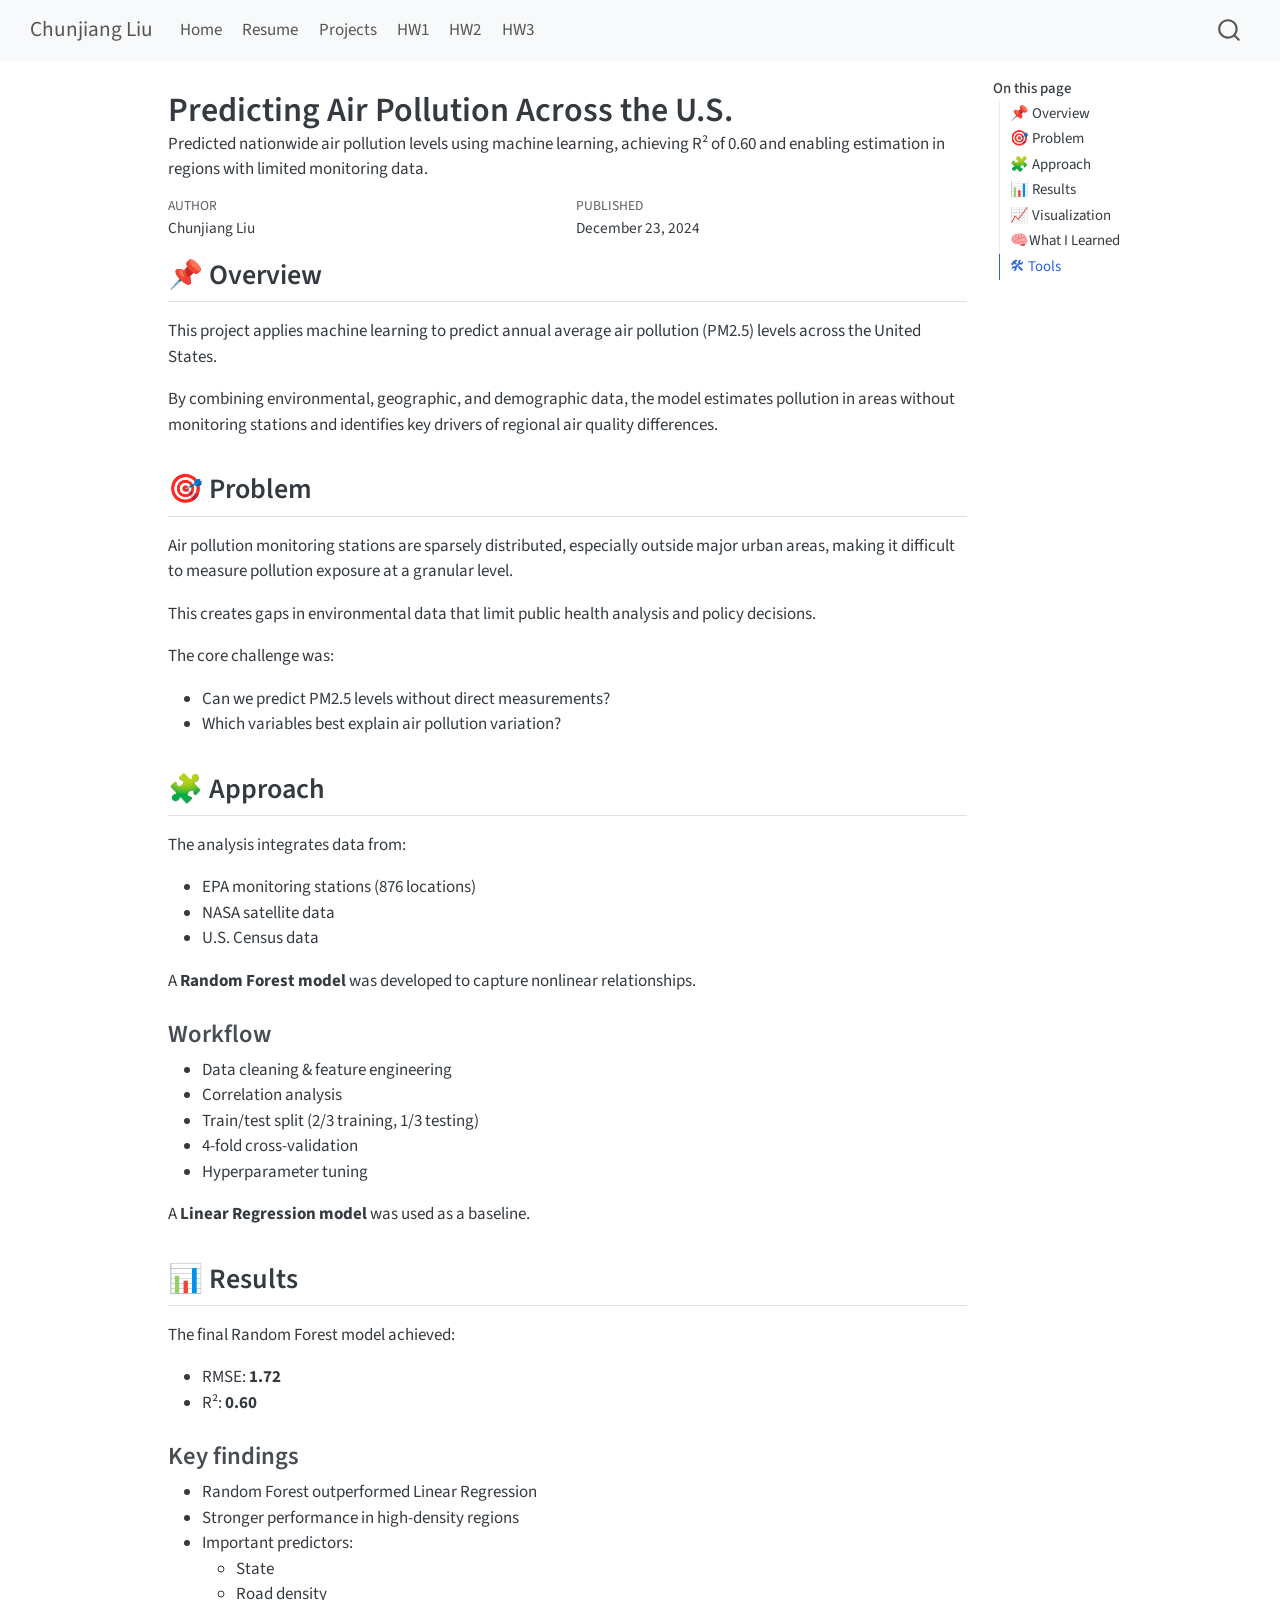
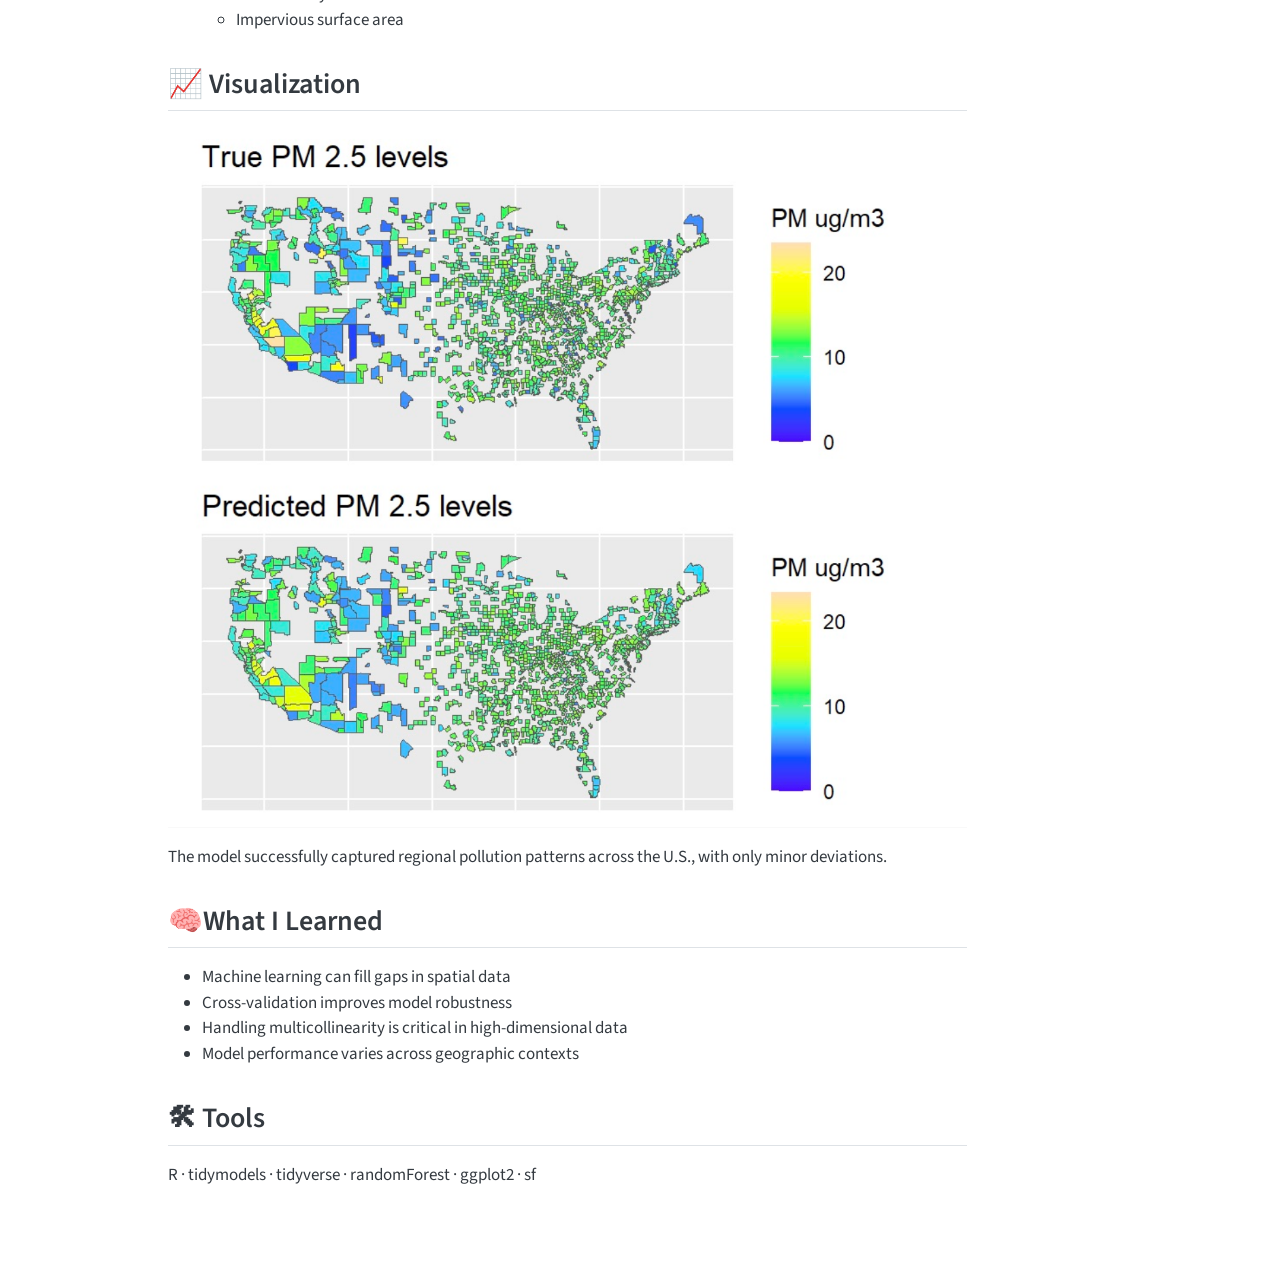
<file: docs/projects/project2/index.html>
<!DOCTYPE html>
<html xmlns="http://www.w3.org/1999/xhtml" lang="en" xml:lang="en"><head>

<meta charset="utf-8">
<meta name="generator" content="quarto-1.9.36">

<meta name="viewport" content="width=device-width, initial-scale=1.0, user-scalable=yes">

<meta name="author" content="Chunjiang Liu">
<meta name="dcterms.date" content="2024-12-23">
<meta name="description" content="Predicted nationwide air pollution levels using machine learning, achieving R² of 0.60 and enabling estimation in regions with limited monitoring data.">

<title>Predicting Air Pollution Across the U.S. – Chunjiang Liu</title>
<style>
/* Default styles provided by pandoc.
** See https://pandoc.org/MANUAL.html#variables-for-html for config info.
*/
code{white-space: pre-wrap;}
span.smallcaps{font-variant: small-caps;}
div.columns{display: flex; gap: min(4vw, 1.5em);}
div.column{flex: auto; overflow-x: auto;}
div.hanging-indent{margin-left: 1.5em; text-indent: -1.5em;}
ul.task-list{list-style: none;}
ul.task-list li input[type="checkbox"] {
  width: 0.8em;
  margin: 0 0.8em 0.2em -1em; /* quarto-specific, see https://github.com/quarto-dev/quarto-cli/issues/4556 */ 
  vertical-align: middle;
}
</style>


<script src="../../site_libs/quarto-nav/quarto-nav.js"></script>
<script src="../../site_libs/quarto-nav/headroom.min.js"></script>
<script src="../../site_libs/clipboard/clipboard.min.js"></script>
<script src="../../site_libs/quarto-search/autocomplete.umd.js"></script>
<script src="../../site_libs/quarto-search/fuse.min.js"></script>
<script src="../../site_libs/quarto-search/quarto-search.js"></script>
<meta name="quarto:offset" content="../../">
<script src="../../site_libs/quarto-html/quarto.js" type="module"></script>
<script src="../../site_libs/quarto-html/tabsets/tabsets.js" type="module"></script>
<script src="../../site_libs/quarto-html/popper.min.js"></script>
<script src="../../site_libs/quarto-html/tippy.umd.min.js"></script>
<script src="../../site_libs/quarto-html/anchor.min.js"></script>
<link href="../../site_libs/quarto-html/tippy.css" rel="stylesheet">
<link href="../../site_libs/quarto-html/quarto-syntax-highlighting-845c23b38eaddc0f92fda52bfe77a8c8.css" rel="stylesheet" id="quarto-text-highlighting-styles">
<script src="../../site_libs/bootstrap/bootstrap.min.js"></script>
<link href="../../site_libs/bootstrap/bootstrap-icons.css" rel="stylesheet">
<link href="../../site_libs/bootstrap/bootstrap-158031087360bce0ff56dc785ce39e06.min.css" rel="stylesheet" append-hash="true" id="quarto-bootstrap" data-mode="light">
<script id="quarto-search-options" type="application/json">{
  "location": "navbar",
  "copy-button": false,
  "collapse-after": 3,
  "panel-placement": "end",
  "type": "overlay",
  "limit": 50,
  "keyboard-shortcut": [
    "f",
    "/",
    "s"
  ],
  "show-item-context": false,
  "language": {
    "search-no-results-text": "No results",
    "search-matching-documents-text": "matching documents",
    "search-copy-link-title": "Copy link to search",
    "search-hide-matches-text": "Hide additional matches",
    "search-more-match-text": "more match in this document",
    "search-more-matches-text": "more matches in this document",
    "search-clear-button-title": "Clear",
    "search-text-placeholder": "",
    "search-detached-cancel-button-title": "Cancel",
    "search-submit-button-title": "Submit",
    "search-label": "Search"
  }
}</script>


<link rel="stylesheet" href="../../styles.css">
</head>

<body class="nav-fixed quarto-light">

<div id="quarto-search-results"></div>
  <header id="quarto-header" class="headroom fixed-top">
    <nav class="navbar navbar-expand-lg " data-bs-theme="dark">
      <div class="navbar-container container-fluid">
      <div class="navbar-brand-container mx-auto">
    <a class="navbar-brand" href="../../index.html">
    <span class="navbar-title">Chunjiang Liu</span>
    </a>
  </div>
            <div id="quarto-search" class="" title="Search"></div>
          <button class="navbar-toggler" type="button" data-bs-toggle="collapse" data-bs-target="#navbarCollapse" aria-controls="navbarCollapse" role="menu" aria-expanded="false" aria-label="Toggle navigation" onclick="if (window.quartoToggleHeadroom) { window.quartoToggleHeadroom(); }">
  <span class="navbar-toggler-icon"></span>
</button>
          <div class="collapse navbar-collapse" id="navbarCollapse">
            <ul class="navbar-nav navbar-nav-scroll me-auto">
  <li class="nav-item">
    <a class="nav-link" href="../../index.html"> 
<span class="menu-text">Home</span></a>
  </li>  
  <li class="nav-item">
    <a class="nav-link" href="../../resume.html"> 
<span class="menu-text">Resume</span></a>
  </li>  
  <li class="nav-item">
    <a class="nav-link" href="../../projects.html"> 
<span class="menu-text">Projects</span></a>
  </li>  
  <li class="nav-item">
    <a class="nav-link" href="../../hw1.html"> 
<span class="menu-text">HW1</span></a>
  </li>  
  <li class="nav-item">
    <a class="nav-link" href="../../hw2_questions.html"> 
<span class="menu-text">HW2</span></a>
  </li>  
  <li class="nav-item">
    <a class="nav-link" href="../../projects/project_3_mle/hw3_questions.html"> 
<span class="menu-text">HW3</span></a>
  </li>  
</ul>
          </div> <!-- /navcollapse -->
            <div class="quarto-navbar-tools">
</div>
      </div> <!-- /container-fluid -->
    </nav>
</header>
<!-- content -->
<div id="quarto-content" class="quarto-container page-columns page-rows-contents page-layout-article page-navbar">
<!-- sidebar -->
<!-- margin-sidebar -->
    <div id="quarto-margin-sidebar" class="sidebar margin-sidebar">
        <nav id="TOC" role="doc-toc" class="toc-active">
    <h2 id="toc-title">On this page</h2>
   
  <ul>
  <li><a href="#overview" id="toc-overview" class="nav-link active" data-scroll-target="#overview">📌 Overview</a></li>
  <li><a href="#problem" id="toc-problem" class="nav-link" data-scroll-target="#problem">🎯 Problem</a></li>
  <li><a href="#approach" id="toc-approach" class="nav-link" data-scroll-target="#approach">🧩 Approach</a>
  <ul class="collapse">
  <li><a href="#workflow" id="toc-workflow" class="nav-link" data-scroll-target="#workflow">Workflow</a></li>
  </ul></li>
  <li><a href="#results" id="toc-results" class="nav-link" data-scroll-target="#results">📊 Results</a>
  <ul class="collapse">
  <li><a href="#key-findings" id="toc-key-findings" class="nav-link" data-scroll-target="#key-findings">Key findings</a></li>
  </ul></li>
  <li><a href="#visualization" id="toc-visualization" class="nav-link" data-scroll-target="#visualization">📈 Visualization</a></li>
  <li><a href="#what-i-learned" id="toc-what-i-learned" class="nav-link" data-scroll-target="#what-i-learned">🧠What I Learned</a></li>
  <li><a href="#tools" id="toc-tools" class="nav-link" data-scroll-target="#tools">🛠 Tools</a></li>
  </ul>
</nav>
    </div>
<!-- main -->
<main class="content" id="quarto-document-content">

<header id="title-block-header" class="quarto-title-block default">
<div class="quarto-title">
<h1 class="title">Predicting Air Pollution Across the U.S.</h1>
</div>

<div>
  <div class="description">
    Predicted nationwide air pollution levels using machine learning, achieving R² of 0.60 and enabling estimation in regions with limited monitoring data.
  </div>
</div>


<div class="quarto-title-meta">

    <div>
    <div class="quarto-title-meta-heading">Author</div>
    <div class="quarto-title-meta-contents">
             <p>Chunjiang Liu </p>
          </div>
  </div>
    
    <div>
    <div class="quarto-title-meta-heading">Published</div>
    <div class="quarto-title-meta-contents">
      <p class="date">December 23, 2024</p>
    </div>
  </div>
  
    
  </div>
  


</header>


<section id="overview" class="level2">
<h2 class="anchored" data-anchor-id="overview">📌 Overview</h2>
<p>This project applies machine learning to predict annual average air pollution (PM2.5) levels across the United States.</p>
<p>By combining environmental, geographic, and demographic data, the model estimates pollution in areas without monitoring stations and identifies key drivers of regional air quality differences.</p>
</section>
<section id="problem" class="level2">
<h2 class="anchored" data-anchor-id="problem">🎯 Problem</h2>
<p>Air pollution monitoring stations are sparsely distributed, especially outside major urban areas, making it difficult to measure pollution exposure at a granular level.</p>
<p>This creates gaps in environmental data that limit public health analysis and policy decisions.</p>
<p>The core challenge was:</p>
<ul>
<li>Can we predict PM2.5 levels without direct measurements?</li>
<li>Which variables best explain air pollution variation?</li>
</ul>
</section>
<section id="approach" class="level2">
<h2 class="anchored" data-anchor-id="approach">🧩 Approach</h2>
<p>The analysis integrates data from:</p>
<ul>
<li>EPA monitoring stations (876 locations)</li>
<li>NASA satellite data</li>
<li>U.S. Census data</li>
</ul>
<p>A <strong>Random Forest model</strong> was developed to capture nonlinear relationships.</p>
<section id="workflow" class="level3">
<h3 class="anchored" data-anchor-id="workflow">Workflow</h3>
<ul>
<li>Data cleaning &amp; feature engineering<br>
</li>
<li>Correlation analysis<br>
</li>
<li>Train/test split (2/3 training, 1/3 testing)<br>
</li>
<li>4-fold cross-validation<br>
</li>
<li>Hyperparameter tuning</li>
</ul>
<p>A <strong>Linear Regression model</strong> was used as a baseline.</p>
</section>
</section>
<section id="results" class="level2">
<h2 class="anchored" data-anchor-id="results">📊 Results</h2>
<p>The final Random Forest model achieved:</p>
<ul>
<li>RMSE: <strong>1.72</strong></li>
<li>R²: <strong>0.60</strong></li>
</ul>
<section id="key-findings" class="level3">
<h3 class="anchored" data-anchor-id="key-findings">Key findings</h3>
<ul>
<li>Random Forest outperformed Linear Regression<br>
</li>
<li>Stronger performance in high-density regions<br>
</li>
<li>Important predictors:
<ul>
<li>State</li>
<li>Road density</li>
<li>Impervious surface area</li>
</ul></li>
</ul>
</section>
</section>
<section id="visualization" class="level2">
<h2 class="anchored" data-anchor-id="visualization">📈 Visualization</h2>
<p><img src="air-pollution-cover.png" class="img-fluid"></p>
<p>The model successfully captured regional pollution patterns across the U.S., with only minor deviations.</p>
</section>
<section id="what-i-learned" class="level2">
<h2 class="anchored" data-anchor-id="what-i-learned">🧠What I Learned</h2>
<ul>
<li>Machine learning can fill gaps in spatial data<br>
</li>
<li>Cross-validation improves model robustness<br>
</li>
<li>Handling multicollinearity is critical in high-dimensional data<br>
</li>
<li>Model performance varies across geographic contexts</li>
</ul>
</section>
<section id="tools" class="level2">
<h2 class="anchored" data-anchor-id="tools">🛠 Tools</h2>
<p>R · tidymodels · tidyverse · randomForest · ggplot2 · sf</p>


</section>

</main> <!-- /main -->
<script id="quarto-html-after-body" type="application/javascript">
  window.document.addEventListener("DOMContentLoaded", function (event) {
    const icon = "";
    const anchorJS = new window.AnchorJS();
    anchorJS.options = {
      placement: 'right',
      icon: icon
    };
    anchorJS.add('.anchored');
    const isCodeAnnotation = (el) => {
      for (const clz of el.classList) {
        if (clz.startsWith('code-annotation-')) {                     
          return true;
        }
      }
      return false;
    }
    const onCopySuccess = function(e) {
      // button target
      const button = e.trigger;
      // don't keep focus
      button.blur();
      // flash "checked"
      button.classList.add('code-copy-button-checked');
      var currentTitle = button.getAttribute("title");
      button.setAttribute("title", "Copied!");
      let tooltip;
      if (window.bootstrap) {
        button.setAttribute("data-bs-toggle", "tooltip");
        button.setAttribute("data-bs-placement", "left");
        button.setAttribute("data-bs-title", "Copied!");
        tooltip = new bootstrap.Tooltip(button, 
          { trigger: "manual", 
            customClass: "code-copy-button-tooltip",
            offset: [0, -8]});
        tooltip.show();    
      }
      setTimeout(function() {
        if (tooltip) {
          tooltip.hide();
          button.removeAttribute("data-bs-title");
          button.removeAttribute("data-bs-toggle");
          button.removeAttribute("data-bs-placement");
        }
        button.setAttribute("title", currentTitle);
        button.classList.remove('code-copy-button-checked');
      }, 1000);
      // clear code selection
      e.clearSelection();
    }
    const getTextToCopy = function(trigger) {
      const outerScaffold = trigger.parentElement.cloneNode(true);
      const codeEl = outerScaffold.querySelector('code');
      for (const childEl of codeEl.children) {
        if (isCodeAnnotation(childEl)) {
          childEl.remove();
        }
      }
      return codeEl.innerText;
    }
    const clipboard = new window.ClipboardJS('.code-copy-button:not([data-in-quarto-modal])', {
      text: getTextToCopy
    });
    clipboard.on('success', onCopySuccess);
    if (window.document.getElementById('quarto-embedded-source-code-modal')) {
      const clipboardModal = new window.ClipboardJS('.code-copy-button[data-in-quarto-modal]', {
        text: getTextToCopy,
        container: window.document.getElementById('quarto-embedded-source-code-modal')
      });
      clipboardModal.on('success', onCopySuccess);
    }
      var localhostRegex = new RegExp(/^(?:http|https):\/\/localhost\:?[0-9]*\//);
      var mailtoRegex = new RegExp(/^mailto:/);
        var filterRegex = new RegExp('/' + window.location.host + '/');
      var isInternal = (href) => {
          return filterRegex.test(href) || localhostRegex.test(href) || mailtoRegex.test(href);
      }
      // Inspect non-navigation links and adorn them if external
     var links = window.document.querySelectorAll('a[href]:not(.nav-link):not(.navbar-brand):not(.toc-action):not(.sidebar-link):not(.sidebar-item-toggle):not(.pagination-link):not(.no-external):not([aria-hidden]):not(.dropdown-item):not(.quarto-navigation-tool):not(.about-link)');
      for (var i=0; i<links.length; i++) {
        const link = links[i];
        if (!isInternal(link.href)) {
          // undo the damage that might have been done by quarto-nav.js in the case of
          // links that we want to consider external
          if (link.dataset.originalHref !== undefined) {
            link.href = link.dataset.originalHref;
          }
        }
      }
    function tippyHover(el, contentFn, onTriggerFn, onUntriggerFn) {
      const config = {
        allowHTML: true,
        maxWidth: 500,
        delay: 100,
        arrow: false,
        appendTo: function(el) {
            return el.parentElement;
        },
        interactive: true,
        interactiveBorder: 10,
        theme: 'quarto',
        placement: 'bottom-start',
      };
      if (contentFn) {
        config.content = contentFn;
      }
      if (onTriggerFn) {
        config.onTrigger = onTriggerFn;
      }
      if (onUntriggerFn) {
        config.onUntrigger = onUntriggerFn;
      }
      window.tippy(el, config); 
    }
    const noterefs = window.document.querySelectorAll('a[role="doc-noteref"]');
    for (var i=0; i<noterefs.length; i++) {
      const ref = noterefs[i];
      tippyHover(ref, function() {
        // use id or data attribute instead here
        let href = ref.getAttribute('data-footnote-href') || ref.getAttribute('href');
        try { href = new URL(href).hash; } catch {}
        const id = href.replace(/^#\/?/, "");
        const note = window.document.getElementById(id);
        if (note) {
          return note.innerHTML;
        } else {
          return "";
        }
      });
    }
    const xrefs = window.document.querySelectorAll('a.quarto-xref');
    const processXRef = (id, note) => {
      // Strip column container classes
      const stripColumnClz = (el) => {
        el.classList.remove("page-full", "page-columns");
        if (el.children) {
          for (const child of el.children) {
            stripColumnClz(child);
          }
        }
      }
      stripColumnClz(note)
      if (id === null || id.startsWith('sec-')) {
        // Special case sections, only their first couple elements
        const container = document.createElement("div");
        if (note.children && note.children.length > 2) {
          container.appendChild(note.children[0].cloneNode(true));
          for (let i = 1; i < note.children.length; i++) {
            const child = note.children[i];
            if (child.tagName === "P" && child.innerText === "") {
              continue;
            } else {
              container.appendChild(child.cloneNode(true));
              break;
            }
          }
          if (window.Quarto?.typesetMath) {
            window.Quarto.typesetMath(container);
          }
          return container.innerHTML
        } else {
          if (window.Quarto?.typesetMath) {
            window.Quarto.typesetMath(note);
          }
          return note.innerHTML;
        }
      } else {
        // Remove any anchor links if they are present
        const anchorLink = note.querySelector('a.anchorjs-link');
        if (anchorLink) {
          anchorLink.remove();
        }
        if (window.Quarto?.typesetMath) {
          window.Quarto.typesetMath(note);
        }
        if (note.classList.contains("callout")) {
          return note.outerHTML;
        } else {
          return note.innerHTML;
        }
      }
    }
    for (var i=0; i<xrefs.length; i++) {
      const xref = xrefs[i];
      tippyHover(xref, undefined, function(instance) {
        instance.disable();
        let url = xref.getAttribute('href');
        let hash = undefined; 
        if (url.startsWith('#')) {
          hash = url;
        } else {
          try { hash = new URL(url).hash; } catch {}
        }
        if (hash) {
          const id = hash.replace(/^#\/?/, "");
          const note = window.document.getElementById(id);
          if (note !== null) {
            try {
              const html = processXRef(id, note.cloneNode(true));
              instance.setContent(html);
            } finally {
              instance.enable();
              instance.show();
            }
          } else {
            // See if we can fetch this
            fetch(url.split('#')[0])
            .then(res => res.text())
            .then(html => {
              const parser = new DOMParser();
              const htmlDoc = parser.parseFromString(html, "text/html");
              const note = htmlDoc.getElementById(id);
              if (note !== null) {
                const html = processXRef(id, note);
                instance.setContent(html);
              } 
            }).finally(() => {
              instance.enable();
              instance.show();
            });
          }
        } else {
          // See if we can fetch a full url (with no hash to target)
          // This is a special case and we should probably do some content thinning / targeting
          fetch(url)
          .then(res => res.text())
          .then(html => {
            const parser = new DOMParser();
            const htmlDoc = parser.parseFromString(html, "text/html");
            const note = htmlDoc.querySelector('main.content');
            if (note !== null) {
              // This should only happen for chapter cross references
              // (since there is no id in the URL)
              // remove the first header
              if (note.children.length > 0 && note.children[0].tagName === "HEADER") {
                note.children[0].remove();
              }
              const html = processXRef(null, note);
              instance.setContent(html);
            } 
          }).finally(() => {
            instance.enable();
            instance.show();
          });
        }
      }, function(instance) {
      });
    }
        let selectedAnnoteEl;
        const selectorForAnnotation = ( cell, annotation) => {
          let cellAttr = 'data-code-cell="' + cell + '"';
          let lineAttr = 'data-code-annotation="' +  annotation + '"';
          const selector = 'span[' + cellAttr + '][' + lineAttr + ']';
          return selector;
        }
        const selectCodeLines = (annoteEl) => {
          const doc = window.document;
          const targetCell = annoteEl.getAttribute("data-target-cell");
          const targetAnnotation = annoteEl.getAttribute("data-target-annotation");
          const annoteSpan = window.document.querySelector(selectorForAnnotation(targetCell, targetAnnotation));
          const lines = annoteSpan.getAttribute("data-code-lines").split(",");
          const lineIds = lines.map((line) => {
            return targetCell + "-" + line;
          })
          let top = null;
          let height = null;
          let parent = null;
          if (lineIds.length > 0) {
              //compute the position of the single el (top and bottom and make a div)
              const el = window.document.getElementById(lineIds[0]);
              top = el.offsetTop;
              height = el.offsetHeight;
              parent = el.parentElement.parentElement;
            if (lineIds.length > 1) {
              const lastEl = window.document.getElementById(lineIds[lineIds.length - 1]);
              const bottom = lastEl.offsetTop + lastEl.offsetHeight;
              height = bottom - top;
            }
            if (top !== null && height !== null && parent !== null) {
              // cook up a div (if necessary) and position it 
              let div = window.document.getElementById("code-annotation-line-highlight");
              if (div === null) {
                div = window.document.createElement("div");
                div.setAttribute("id", "code-annotation-line-highlight");
                div.style.position = 'absolute';
                parent.appendChild(div);
              }
              div.style.top = top - 2 + "px";
              div.style.height = height + 4 + "px";
              div.style.left = 0;
              let gutterDiv = window.document.getElementById("code-annotation-line-highlight-gutter");
              if (gutterDiv === null) {
                gutterDiv = window.document.createElement("div");
                gutterDiv.setAttribute("id", "code-annotation-line-highlight-gutter");
                gutterDiv.style.position = 'absolute';
                const codeCell = window.document.getElementById(targetCell);
                const gutter = codeCell.querySelector('.code-annotation-gutter');
                gutter.appendChild(gutterDiv);
              }
              gutterDiv.style.top = top - 2 + "px";
              gutterDiv.style.height = height + 4 + "px";
            }
            selectedAnnoteEl = annoteEl;
          }
        };
        const unselectCodeLines = () => {
          const elementsIds = ["code-annotation-line-highlight", "code-annotation-line-highlight-gutter"];
          elementsIds.forEach((elId) => {
            const div = window.document.getElementById(elId);
            if (div) {
              div.remove();
            }
          });
          selectedAnnoteEl = undefined;
        };
          // Handle positioning of the toggle
      window.addEventListener(
        "resize",
        throttle(() => {
          elRect = undefined;
          if (selectedAnnoteEl) {
            selectCodeLines(selectedAnnoteEl);
          }
        }, 10)
      );
      function throttle(fn, ms) {
      let throttle = false;
      let timer;
        return (...args) => {
          if(!throttle) { // first call gets through
              fn.apply(this, args);
              throttle = true;
          } else { // all the others get throttled
              if(timer) clearTimeout(timer); // cancel #2
              timer = setTimeout(() => {
                fn.apply(this, args);
                timer = throttle = false;
              }, ms);
          }
        };
      }
        // Attach click handler to the DT
        const annoteDls = window.document.querySelectorAll('dt[data-target-cell]');
        for (const annoteDlNode of annoteDls) {
          annoteDlNode.addEventListener('click', (event) => {
            const clickedEl = event.target;
            if (clickedEl !== selectedAnnoteEl) {
              unselectCodeLines();
              const activeEl = window.document.querySelector('dt[data-target-cell].code-annotation-active');
              if (activeEl) {
                activeEl.classList.remove('code-annotation-active');
              }
              selectCodeLines(clickedEl);
              clickedEl.classList.add('code-annotation-active');
            } else {
              // Unselect the line
              unselectCodeLines();
              clickedEl.classList.remove('code-annotation-active');
            }
          });
        }
    const findCites = (el) => {
      const parentEl = el.parentElement;
      if (parentEl) {
        const cites = parentEl.dataset.cites;
        if (cites) {
          return {
            el,
            cites: cites.split(' ')
          };
        } else {
          return findCites(el.parentElement)
        }
      } else {
        return undefined;
      }
    };
    var bibliorefs = window.document.querySelectorAll('a[role="doc-biblioref"]');
    for (var i=0; i<bibliorefs.length; i++) {
      const ref = bibliorefs[i];
      const citeInfo = findCites(ref);
      if (citeInfo) {
        tippyHover(citeInfo.el, function() {
          var popup = window.document.createElement('div');
          citeInfo.cites.forEach(function(cite) {
            var citeDiv = window.document.createElement('div');
            citeDiv.classList.add('hanging-indent');
            citeDiv.classList.add('csl-entry');
            var biblioDiv = window.document.getElementById('ref-' + cite);
            if (biblioDiv) {
              citeDiv.innerHTML = biblioDiv.innerHTML;
            }
            popup.appendChild(citeDiv);
          });
          return popup.innerHTML;
        });
      }
    }
  });
  </script>
</div> <!-- /content -->




</body></html>
</file>
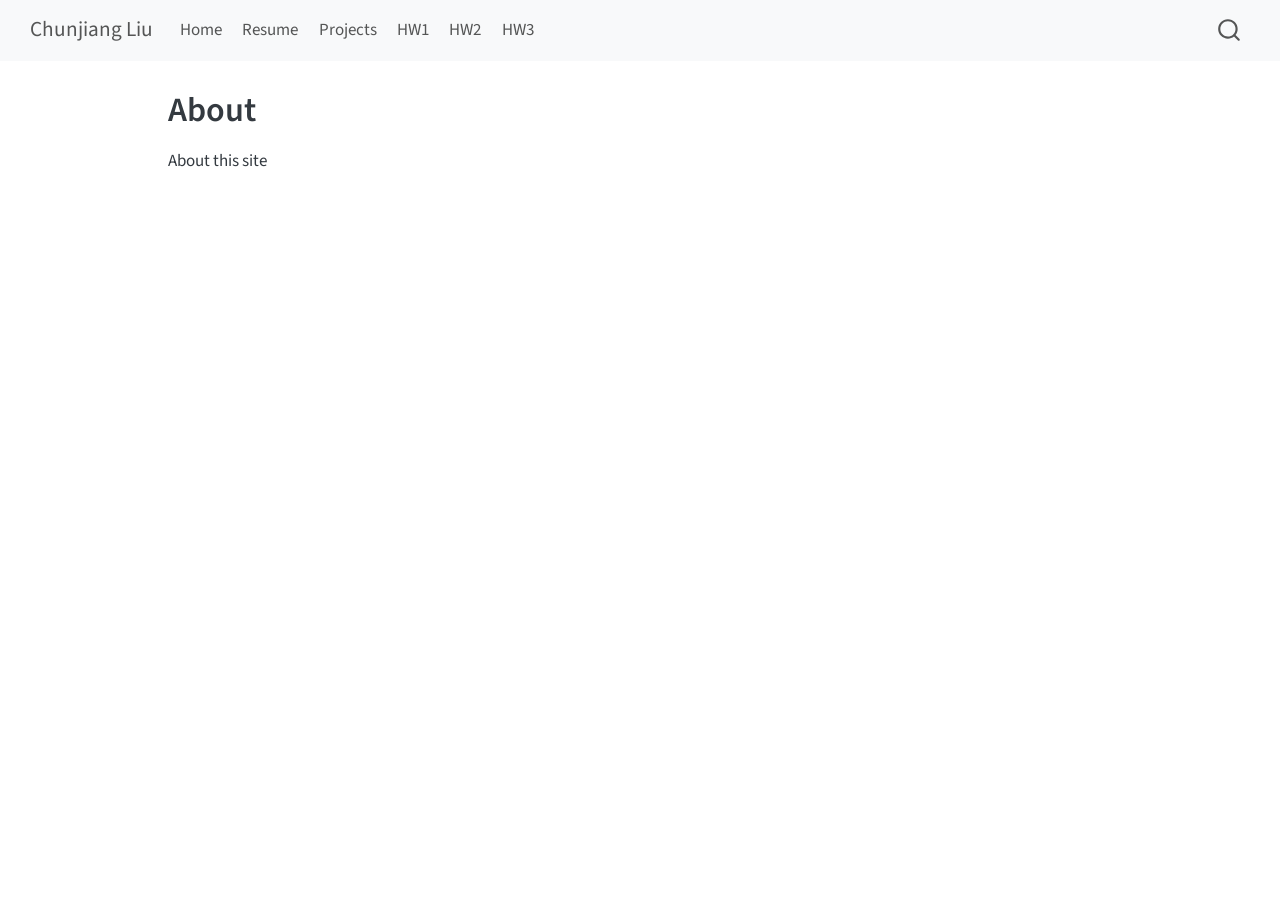
<file: docs/about.html>
<!DOCTYPE html>
<html xmlns="http://www.w3.org/1999/xhtml" lang="en" xml:lang="en"><head>

<meta charset="utf-8">
<meta name="generator" content="quarto-1.9.36">

<meta name="viewport" content="width=device-width, initial-scale=1.0, user-scalable=yes">


<title>About – Chunjiang Liu</title>
<style>
/* Default styles provided by pandoc.
** See https://pandoc.org/MANUAL.html#variables-for-html for config info.
*/
code{white-space: pre-wrap;}
span.smallcaps{font-variant: small-caps;}
div.columns{display: flex; gap: min(4vw, 1.5em);}
div.column{flex: auto; overflow-x: auto;}
div.hanging-indent{margin-left: 1.5em; text-indent: -1.5em;}
ul.task-list{list-style: none;}
ul.task-list li input[type="checkbox"] {
  width: 0.8em;
  margin: 0 0.8em 0.2em -1em; /* quarto-specific, see https://github.com/quarto-dev/quarto-cli/issues/4556 */ 
  vertical-align: middle;
}
</style>


<script src="site_libs/quarto-nav/quarto-nav.js"></script>
<script src="site_libs/quarto-nav/headroom.min.js"></script>
<script src="site_libs/clipboard/clipboard.min.js"></script>
<script src="site_libs/quarto-search/autocomplete.umd.js"></script>
<script src="site_libs/quarto-search/fuse.min.js"></script>
<script src="site_libs/quarto-search/quarto-search.js"></script>
<meta name="quarto:offset" content="./">
<script src="site_libs/quarto-html/quarto.js" type="module"></script>
<script src="site_libs/quarto-html/tabsets/tabsets.js" type="module"></script>
<script src="site_libs/quarto-html/popper.min.js"></script>
<script src="site_libs/quarto-html/tippy.umd.min.js"></script>
<script src="site_libs/quarto-html/anchor.min.js"></script>
<link href="site_libs/quarto-html/tippy.css" rel="stylesheet">
<link href="site_libs/quarto-html/quarto-syntax-highlighting-845c23b38eaddc0f92fda52bfe77a8c8.css" rel="stylesheet" id="quarto-text-highlighting-styles">
<script src="site_libs/bootstrap/bootstrap.min.js"></script>
<link href="site_libs/bootstrap/bootstrap-icons.css" rel="stylesheet">
<link href="site_libs/bootstrap/bootstrap-158031087360bce0ff56dc785ce39e06.min.css" rel="stylesheet" append-hash="true" id="quarto-bootstrap" data-mode="light">
<script id="quarto-search-options" type="application/json">{
  "location": "navbar",
  "copy-button": false,
  "collapse-after": 3,
  "panel-placement": "end",
  "type": "overlay",
  "limit": 50,
  "keyboard-shortcut": [
    "f",
    "/",
    "s"
  ],
  "show-item-context": false,
  "language": {
    "search-no-results-text": "No results",
    "search-matching-documents-text": "matching documents",
    "search-copy-link-title": "Copy link to search",
    "search-hide-matches-text": "Hide additional matches",
    "search-more-match-text": "more match in this document",
    "search-more-matches-text": "more matches in this document",
    "search-clear-button-title": "Clear",
    "search-text-placeholder": "",
    "search-detached-cancel-button-title": "Cancel",
    "search-submit-button-title": "Submit",
    "search-label": "Search"
  }
}</script>


<link rel="stylesheet" href="styles.css">
</head>

<body class="nav-fixed quarto-light">

<div id="quarto-search-results"></div>
  <header id="quarto-header" class="headroom fixed-top">
    <nav class="navbar navbar-expand-lg " data-bs-theme="dark">
      <div class="navbar-container container-fluid">
      <div class="navbar-brand-container mx-auto">
    <a class="navbar-brand" href="./index.html">
    <span class="navbar-title">Chunjiang Liu</span>
    </a>
  </div>
            <div id="quarto-search" class="" title="Search"></div>
          <button class="navbar-toggler" type="button" data-bs-toggle="collapse" data-bs-target="#navbarCollapse" aria-controls="navbarCollapse" role="menu" aria-expanded="false" aria-label="Toggle navigation" onclick="if (window.quartoToggleHeadroom) { window.quartoToggleHeadroom(); }">
  <span class="navbar-toggler-icon"></span>
</button>
          <div class="collapse navbar-collapse" id="navbarCollapse">
            <ul class="navbar-nav navbar-nav-scroll me-auto">
  <li class="nav-item">
    <a class="nav-link" href="./index.html"> 
<span class="menu-text">Home</span></a>
  </li>  
  <li class="nav-item">
    <a class="nav-link" href="./resume.html"> 
<span class="menu-text">Resume</span></a>
  </li>  
  <li class="nav-item">
    <a class="nav-link" href="./projects.html"> 
<span class="menu-text">Projects</span></a>
  </li>  
  <li class="nav-item">
    <a class="nav-link" href="./hw1.html"> 
<span class="menu-text">HW1</span></a>
  </li>  
  <li class="nav-item">
    <a class="nav-link" href="./hw2_questions.html"> 
<span class="menu-text">HW2</span></a>
  </li>  
  <li class="nav-item">
    <a class="nav-link" href="./projects/project_3_mle/hw3_questions.html"> 
<span class="menu-text">HW3</span></a>
  </li>  
</ul>
          </div> <!-- /navcollapse -->
            <div class="quarto-navbar-tools">
</div>
      </div> <!-- /container-fluid -->
    </nav>
</header>
<!-- content -->
<div id="quarto-content" class="quarto-container page-columns page-rows-contents page-layout-article page-navbar">
<!-- sidebar -->
<!-- margin-sidebar -->
    <div id="quarto-margin-sidebar" class="sidebar margin-sidebar zindex-bottom">
        
    </div>
<!-- main -->
<main class="content" id="quarto-document-content">

<header id="title-block-header" class="quarto-title-block default">
<div class="quarto-title">
<h1 class="title">About</h1>
</div>



<div class="quarto-title-meta">

    
  
    
  </div>
  


</header>


<p>About this site</p>



</main> <!-- /main -->
<script id="quarto-html-after-body" type="application/javascript">
  window.document.addEventListener("DOMContentLoaded", function (event) {
    const icon = "";
    const anchorJS = new window.AnchorJS();
    anchorJS.options = {
      placement: 'right',
      icon: icon
    };
    anchorJS.add('.anchored');
    const isCodeAnnotation = (el) => {
      for (const clz of el.classList) {
        if (clz.startsWith('code-annotation-')) {                     
          return true;
        }
      }
      return false;
    }
    const onCopySuccess = function(e) {
      // button target
      const button = e.trigger;
      // don't keep focus
      button.blur();
      // flash "checked"
      button.classList.add('code-copy-button-checked');
      var currentTitle = button.getAttribute("title");
      button.setAttribute("title", "Copied!");
      let tooltip;
      if (window.bootstrap) {
        button.setAttribute("data-bs-toggle", "tooltip");
        button.setAttribute("data-bs-placement", "left");
        button.setAttribute("data-bs-title", "Copied!");
        tooltip = new bootstrap.Tooltip(button, 
          { trigger: "manual", 
            customClass: "code-copy-button-tooltip",
            offset: [0, -8]});
        tooltip.show();    
      }
      setTimeout(function() {
        if (tooltip) {
          tooltip.hide();
          button.removeAttribute("data-bs-title");
          button.removeAttribute("data-bs-toggle");
          button.removeAttribute("data-bs-placement");
        }
        button.setAttribute("title", currentTitle);
        button.classList.remove('code-copy-button-checked');
      }, 1000);
      // clear code selection
      e.clearSelection();
    }
    const getTextToCopy = function(trigger) {
      const outerScaffold = trigger.parentElement.cloneNode(true);
      const codeEl = outerScaffold.querySelector('code');
      for (const childEl of codeEl.children) {
        if (isCodeAnnotation(childEl)) {
          childEl.remove();
        }
      }
      return codeEl.innerText;
    }
    const clipboard = new window.ClipboardJS('.code-copy-button:not([data-in-quarto-modal])', {
      text: getTextToCopy
    });
    clipboard.on('success', onCopySuccess);
    if (window.document.getElementById('quarto-embedded-source-code-modal')) {
      const clipboardModal = new window.ClipboardJS('.code-copy-button[data-in-quarto-modal]', {
        text: getTextToCopy,
        container: window.document.getElementById('quarto-embedded-source-code-modal')
      });
      clipboardModal.on('success', onCopySuccess);
    }
      var localhostRegex = new RegExp(/^(?:http|https):\/\/localhost\:?[0-9]*\//);
      var mailtoRegex = new RegExp(/^mailto:/);
        var filterRegex = new RegExp('/' + window.location.host + '/');
      var isInternal = (href) => {
          return filterRegex.test(href) || localhostRegex.test(href) || mailtoRegex.test(href);
      }
      // Inspect non-navigation links and adorn them if external
     var links = window.document.querySelectorAll('a[href]:not(.nav-link):not(.navbar-brand):not(.toc-action):not(.sidebar-link):not(.sidebar-item-toggle):not(.pagination-link):not(.no-external):not([aria-hidden]):not(.dropdown-item):not(.quarto-navigation-tool):not(.about-link)');
      for (var i=0; i<links.length; i++) {
        const link = links[i];
        if (!isInternal(link.href)) {
          // undo the damage that might have been done by quarto-nav.js in the case of
          // links that we want to consider external
          if (link.dataset.originalHref !== undefined) {
            link.href = link.dataset.originalHref;
          }
        }
      }
    function tippyHover(el, contentFn, onTriggerFn, onUntriggerFn) {
      const config = {
        allowHTML: true,
        maxWidth: 500,
        delay: 100,
        arrow: false,
        appendTo: function(el) {
            return el.parentElement;
        },
        interactive: true,
        interactiveBorder: 10,
        theme: 'quarto',
        placement: 'bottom-start',
      };
      if (contentFn) {
        config.content = contentFn;
      }
      if (onTriggerFn) {
        config.onTrigger = onTriggerFn;
      }
      if (onUntriggerFn) {
        config.onUntrigger = onUntriggerFn;
      }
      window.tippy(el, config); 
    }
    const noterefs = window.document.querySelectorAll('a[role="doc-noteref"]');
    for (var i=0; i<noterefs.length; i++) {
      const ref = noterefs[i];
      tippyHover(ref, function() {
        // use id or data attribute instead here
        let href = ref.getAttribute('data-footnote-href') || ref.getAttribute('href');
        try { href = new URL(href).hash; } catch {}
        const id = href.replace(/^#\/?/, "");
        const note = window.document.getElementById(id);
        if (note) {
          return note.innerHTML;
        } else {
          return "";
        }
      });
    }
    const xrefs = window.document.querySelectorAll('a.quarto-xref');
    const processXRef = (id, note) => {
      // Strip column container classes
      const stripColumnClz = (el) => {
        el.classList.remove("page-full", "page-columns");
        if (el.children) {
          for (const child of el.children) {
            stripColumnClz(child);
          }
        }
      }
      stripColumnClz(note)
      if (id === null || id.startsWith('sec-')) {
        // Special case sections, only their first couple elements
        const container = document.createElement("div");
        if (note.children && note.children.length > 2) {
          container.appendChild(note.children[0].cloneNode(true));
          for (let i = 1; i < note.children.length; i++) {
            const child = note.children[i];
            if (child.tagName === "P" && child.innerText === "") {
              continue;
            } else {
              container.appendChild(child.cloneNode(true));
              break;
            }
          }
          if (window.Quarto?.typesetMath) {
            window.Quarto.typesetMath(container);
          }
          return container.innerHTML
        } else {
          if (window.Quarto?.typesetMath) {
            window.Quarto.typesetMath(note);
          }
          return note.innerHTML;
        }
      } else {
        // Remove any anchor links if they are present
        const anchorLink = note.querySelector('a.anchorjs-link');
        if (anchorLink) {
          anchorLink.remove();
        }
        if (window.Quarto?.typesetMath) {
          window.Quarto.typesetMath(note);
        }
        if (note.classList.contains("callout")) {
          return note.outerHTML;
        } else {
          return note.innerHTML;
        }
      }
    }
    for (var i=0; i<xrefs.length; i++) {
      const xref = xrefs[i];
      tippyHover(xref, undefined, function(instance) {
        instance.disable();
        let url = xref.getAttribute('href');
        let hash = undefined; 
        if (url.startsWith('#')) {
          hash = url;
        } else {
          try { hash = new URL(url).hash; } catch {}
        }
        if (hash) {
          const id = hash.replace(/^#\/?/, "");
          const note = window.document.getElementById(id);
          if (note !== null) {
            try {
              const html = processXRef(id, note.cloneNode(true));
              instance.setContent(html);
            } finally {
              instance.enable();
              instance.show();
            }
          } else {
            // See if we can fetch this
            fetch(url.split('#')[0])
            .then(res => res.text())
            .then(html => {
              const parser = new DOMParser();
              const htmlDoc = parser.parseFromString(html, "text/html");
              const note = htmlDoc.getElementById(id);
              if (note !== null) {
                const html = processXRef(id, note);
                instance.setContent(html);
              } 
            }).finally(() => {
              instance.enable();
              instance.show();
            });
          }
        } else {
          // See if we can fetch a full url (with no hash to target)
          // This is a special case and we should probably do some content thinning / targeting
          fetch(url)
          .then(res => res.text())
          .then(html => {
            const parser = new DOMParser();
            const htmlDoc = parser.parseFromString(html, "text/html");
            const note = htmlDoc.querySelector('main.content');
            if (note !== null) {
              // This should only happen for chapter cross references
              // (since there is no id in the URL)
              // remove the first header
              if (note.children.length > 0 && note.children[0].tagName === "HEADER") {
                note.children[0].remove();
              }
              const html = processXRef(null, note);
              instance.setContent(html);
            } 
          }).finally(() => {
            instance.enable();
            instance.show();
          });
        }
      }, function(instance) {
      });
    }
        let selectedAnnoteEl;
        const selectorForAnnotation = ( cell, annotation) => {
          let cellAttr = 'data-code-cell="' + cell + '"';
          let lineAttr = 'data-code-annotation="' +  annotation + '"';
          const selector = 'span[' + cellAttr + '][' + lineAttr + ']';
          return selector;
        }
        const selectCodeLines = (annoteEl) => {
          const doc = window.document;
          const targetCell = annoteEl.getAttribute("data-target-cell");
          const targetAnnotation = annoteEl.getAttribute("data-target-annotation");
          const annoteSpan = window.document.querySelector(selectorForAnnotation(targetCell, targetAnnotation));
          const lines = annoteSpan.getAttribute("data-code-lines").split(",");
          const lineIds = lines.map((line) => {
            return targetCell + "-" + line;
          })
          let top = null;
          let height = null;
          let parent = null;
          if (lineIds.length > 0) {
              //compute the position of the single el (top and bottom and make a div)
              const el = window.document.getElementById(lineIds[0]);
              top = el.offsetTop;
              height = el.offsetHeight;
              parent = el.parentElement.parentElement;
            if (lineIds.length > 1) {
              const lastEl = window.document.getElementById(lineIds[lineIds.length - 1]);
              const bottom = lastEl.offsetTop + lastEl.offsetHeight;
              height = bottom - top;
            }
            if (top !== null && height !== null && parent !== null) {
              // cook up a div (if necessary) and position it 
              let div = window.document.getElementById("code-annotation-line-highlight");
              if (div === null) {
                div = window.document.createElement("div");
                div.setAttribute("id", "code-annotation-line-highlight");
                div.style.position = 'absolute';
                parent.appendChild(div);
              }
              div.style.top = top - 2 + "px";
              div.style.height = height + 4 + "px";
              div.style.left = 0;
              let gutterDiv = window.document.getElementById("code-annotation-line-highlight-gutter");
              if (gutterDiv === null) {
                gutterDiv = window.document.createElement("div");
                gutterDiv.setAttribute("id", "code-annotation-line-highlight-gutter");
                gutterDiv.style.position = 'absolute';
                const codeCell = window.document.getElementById(targetCell);
                const gutter = codeCell.querySelector('.code-annotation-gutter');
                gutter.appendChild(gutterDiv);
              }
              gutterDiv.style.top = top - 2 + "px";
              gutterDiv.style.height = height + 4 + "px";
            }
            selectedAnnoteEl = annoteEl;
          }
        };
        const unselectCodeLines = () => {
          const elementsIds = ["code-annotation-line-highlight", "code-annotation-line-highlight-gutter"];
          elementsIds.forEach((elId) => {
            const div = window.document.getElementById(elId);
            if (div) {
              div.remove();
            }
          });
          selectedAnnoteEl = undefined;
        };
          // Handle positioning of the toggle
      window.addEventListener(
        "resize",
        throttle(() => {
          elRect = undefined;
          if (selectedAnnoteEl) {
            selectCodeLines(selectedAnnoteEl);
          }
        }, 10)
      );
      function throttle(fn, ms) {
      let throttle = false;
      let timer;
        return (...args) => {
          if(!throttle) { // first call gets through
              fn.apply(this, args);
              throttle = true;
          } else { // all the others get throttled
              if(timer) clearTimeout(timer); // cancel #2
              timer = setTimeout(() => {
                fn.apply(this, args);
                timer = throttle = false;
              }, ms);
          }
        };
      }
        // Attach click handler to the DT
        const annoteDls = window.document.querySelectorAll('dt[data-target-cell]');
        for (const annoteDlNode of annoteDls) {
          annoteDlNode.addEventListener('click', (event) => {
            const clickedEl = event.target;
            if (clickedEl !== selectedAnnoteEl) {
              unselectCodeLines();
              const activeEl = window.document.querySelector('dt[data-target-cell].code-annotation-active');
              if (activeEl) {
                activeEl.classList.remove('code-annotation-active');
              }
              selectCodeLines(clickedEl);
              clickedEl.classList.add('code-annotation-active');
            } else {
              // Unselect the line
              unselectCodeLines();
              clickedEl.classList.remove('code-annotation-active');
            }
          });
        }
    const findCites = (el) => {
      const parentEl = el.parentElement;
      if (parentEl) {
        const cites = parentEl.dataset.cites;
        if (cites) {
          return {
            el,
            cites: cites.split(' ')
          };
        } else {
          return findCites(el.parentElement)
        }
      } else {
        return undefined;
      }
    };
    var bibliorefs = window.document.querySelectorAll('a[role="doc-biblioref"]');
    for (var i=0; i<bibliorefs.length; i++) {
      const ref = bibliorefs[i];
      const citeInfo = findCites(ref);
      if (citeInfo) {
        tippyHover(citeInfo.el, function() {
          var popup = window.document.createElement('div');
          citeInfo.cites.forEach(function(cite) {
            var citeDiv = window.document.createElement('div');
            citeDiv.classList.add('hanging-indent');
            citeDiv.classList.add('csl-entry');
            var biblioDiv = window.document.getElementById('ref-' + cite);
            if (biblioDiv) {
              citeDiv.innerHTML = biblioDiv.innerHTML;
            }
            popup.appendChild(citeDiv);
          });
          return popup.innerHTML;
        });
      }
    }
  });
  </script>
</div> <!-- /content -->




</body></html>
</file>
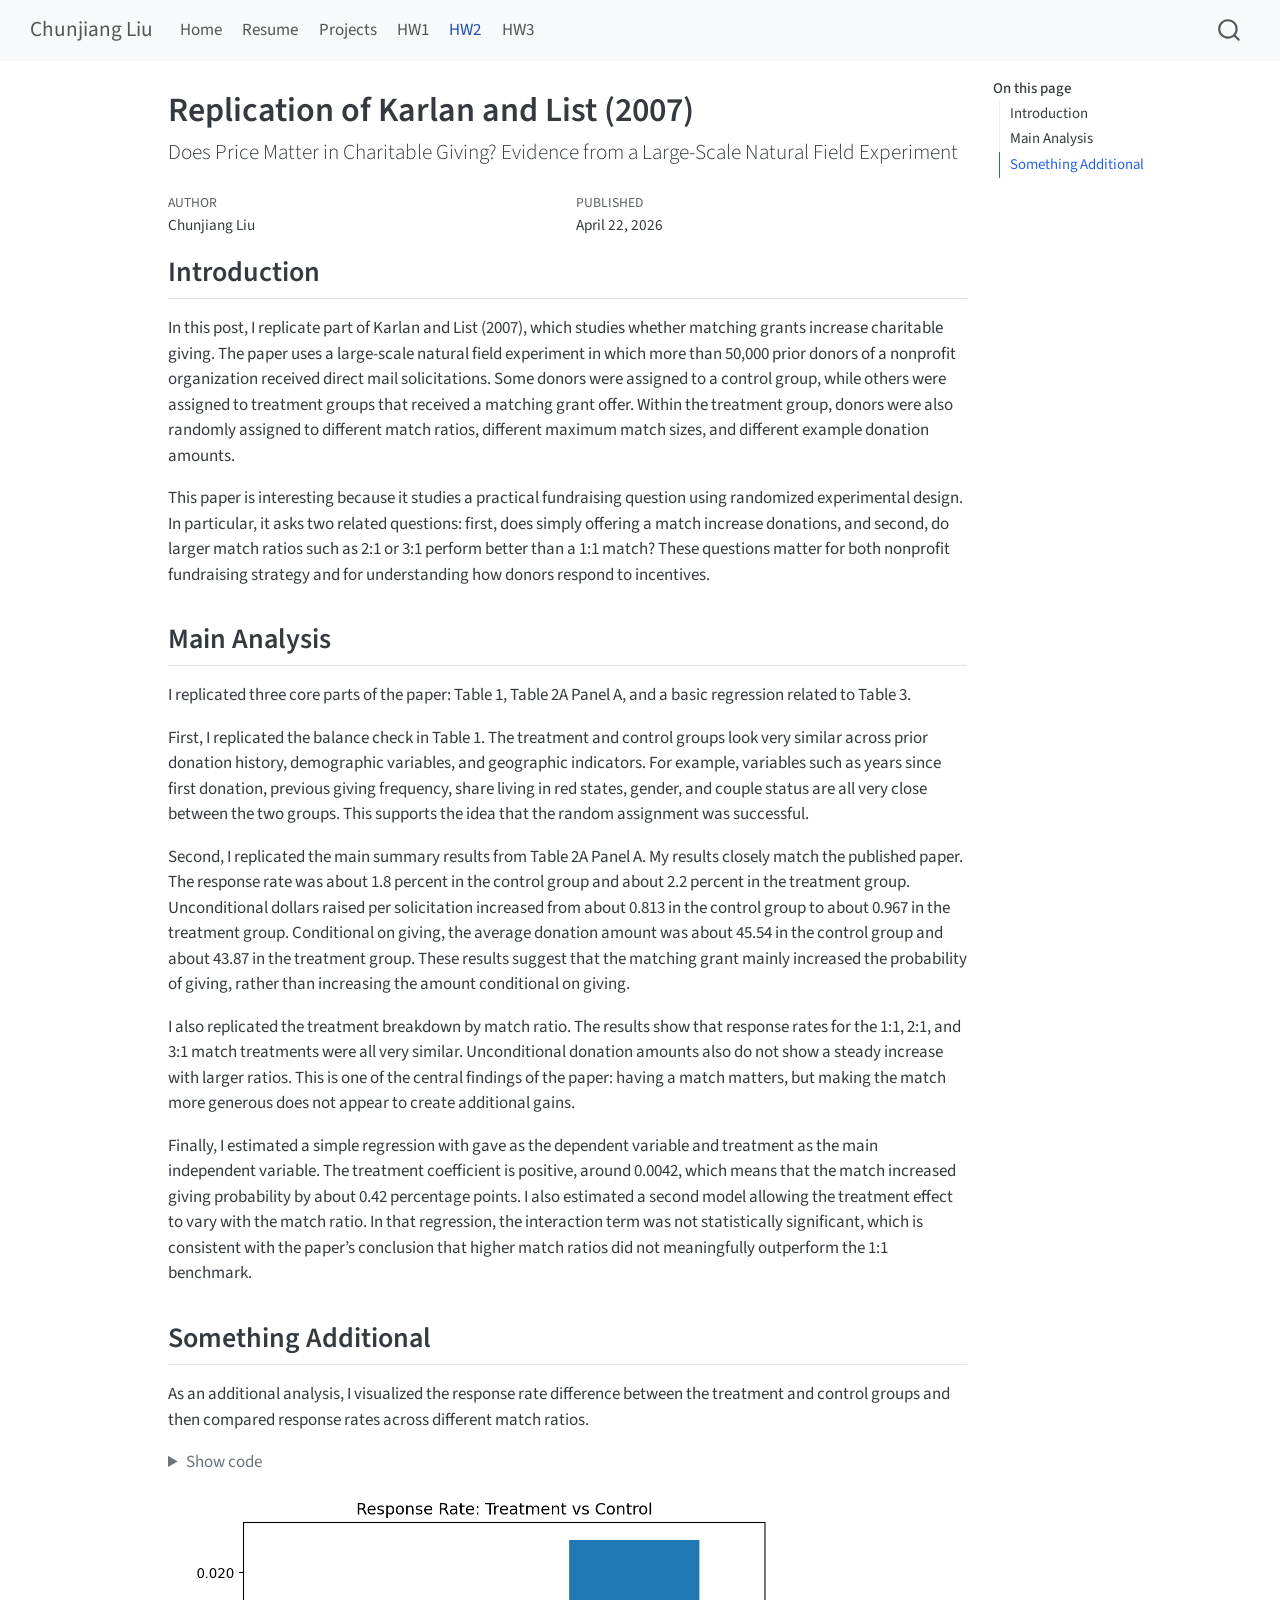
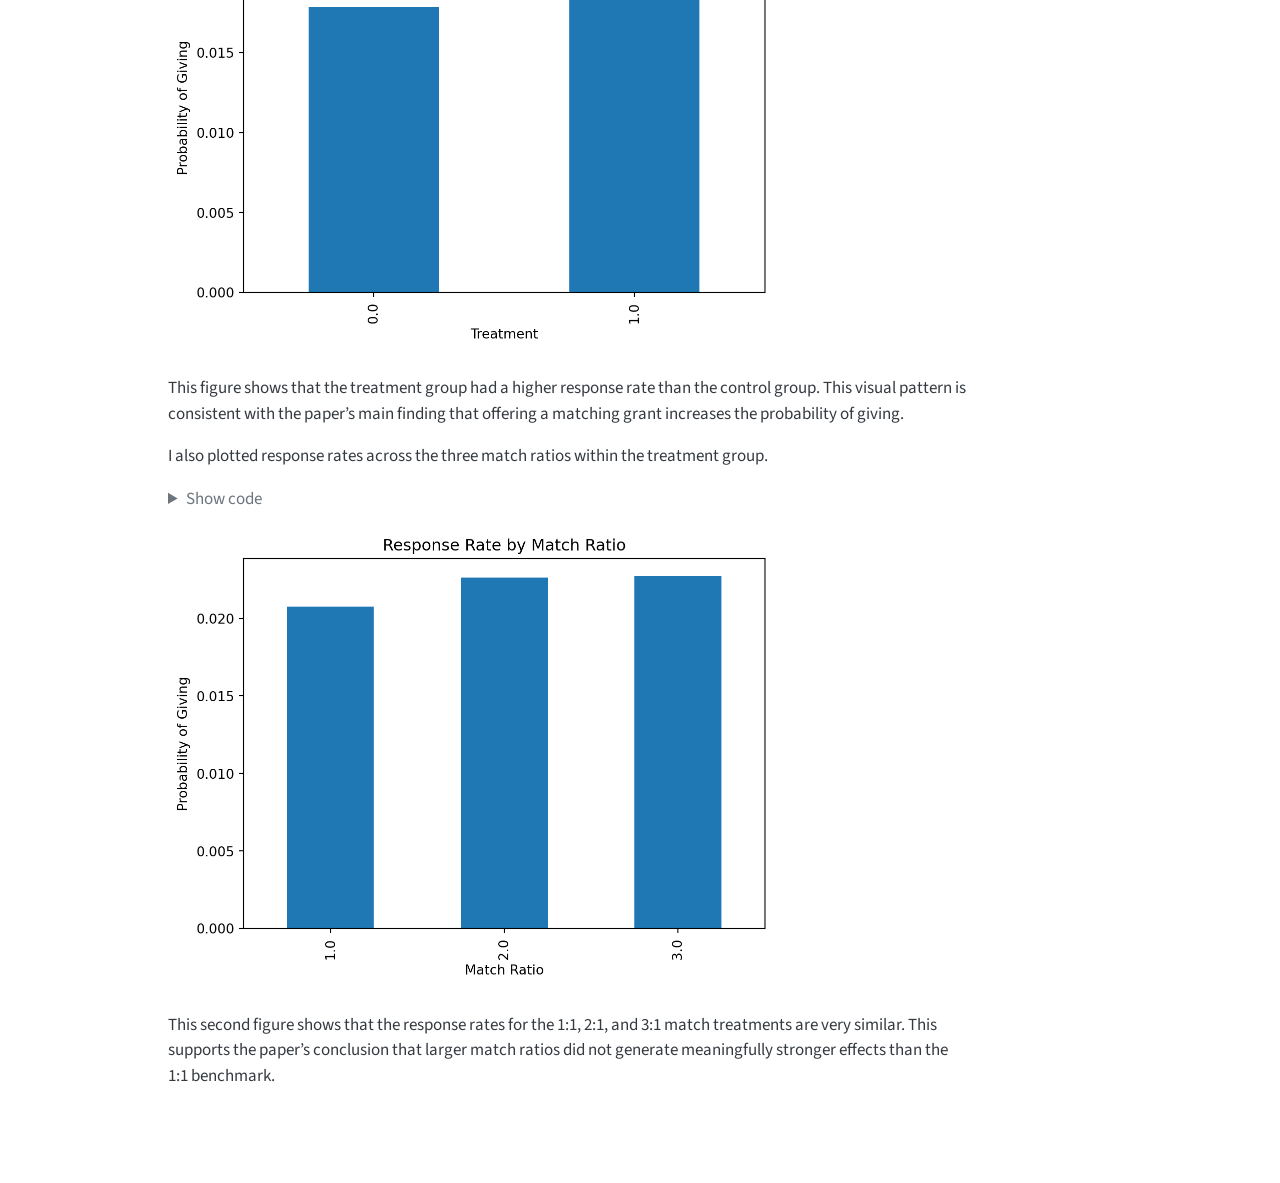
<file: docs/hw2_questions.html>
<!DOCTYPE html>
<html xmlns="http://www.w3.org/1999/xhtml" lang="en" xml:lang="en"><head>

<meta charset="utf-8">
<meta name="generator" content="quarto-1.9.13">

<meta name="viewport" content="width=device-width, initial-scale=1.0, user-scalable=yes">

<meta name="author" content="Chunjiang Liu">
<meta name="dcterms.date" content="2026-04-22">

<title>Replication of Karlan and List (2007) – Chunjiang Liu</title>
<style>
code{white-space: pre-wrap;}
span.smallcaps{font-variant: small-caps;}
div.columns{display: flex; gap: min(4vw, 1.5em);}
div.column{flex: auto; overflow-x: auto;}
div.hanging-indent{margin-left: 1.5em; text-indent: -1.5em;}
ul.task-list{list-style: none;}
ul.task-list li input[type="checkbox"] {
  width: 0.8em;
  margin: 0 0.8em 0.2em -1em; /* quarto-specific, see https://github.com/quarto-dev/quarto-cli/issues/4556 */ 
  vertical-align: middle;
}
/* CSS for syntax highlighting */
html { -webkit-text-size-adjust: 100%; }
pre > code.sourceCode { white-space: pre; position: relative; }
pre > code.sourceCode > span { display: inline-block; line-height: 1.25; }
pre > code.sourceCode > span:empty { height: 1.2em; }
.sourceCode { overflow: visible; }
code.sourceCode > span { color: inherit; text-decoration: inherit; }
div.sourceCode { margin: 1em 0; }
pre.sourceCode { margin: 0; }
@media screen {
div.sourceCode { overflow: auto; }
}
@media print {
pre > code.sourceCode { white-space: pre-wrap; }
pre > code.sourceCode > span { text-indent: -5em; padding-left: 5em; }
}
pre.numberSource code
  { counter-reset: source-line 0; }
pre.numberSource code > span
  { position: relative; left: -4em; counter-increment: source-line; }
pre.numberSource code > span > a:first-child::before
  { content: counter(source-line);
    position: relative; left: -1em; text-align: right; vertical-align: baseline;
    border: none; display: inline-block;
    -webkit-touch-callout: none; -webkit-user-select: none;
    -khtml-user-select: none; -moz-user-select: none;
    -ms-user-select: none; user-select: none;
    padding: 0 4px; width: 4em;
  }
pre.numberSource { margin-left: 3em;  padding-left: 4px; }
div.sourceCode
  {   }
@media screen {
pre > code.sourceCode > span > a:first-child::before { text-decoration: underline; }
}
</style>


<script src="site_libs/quarto-nav/quarto-nav.js"></script>
<script src="site_libs/quarto-nav/headroom.min.js"></script>
<script src="site_libs/clipboard/clipboard.min.js"></script>
<script src="site_libs/quarto-search/autocomplete.umd.js"></script>
<script src="site_libs/quarto-search/fuse.min.js"></script>
<script src="site_libs/quarto-search/quarto-search.js"></script>
<meta name="quarto:offset" content="./">
<script src="site_libs/quarto-html/quarto.js" type="module"></script>
<script src="site_libs/quarto-html/tabsets/tabsets.js" type="module"></script>
<script src="site_libs/quarto-html/axe/axe-check.js" type="module"></script>
<script src="site_libs/quarto-html/popper.min.js"></script>
<script src="site_libs/quarto-html/tippy.umd.min.js"></script>
<script src="site_libs/quarto-html/anchor.min.js"></script>
<link href="site_libs/quarto-html/tippy.css" rel="stylesheet">
<link href="site_libs/quarto-html/quarto-syntax-highlighting-ac077c1e730dfeb5e42400639d17284e.css" rel="stylesheet" id="quarto-text-highlighting-styles">
<script src="site_libs/bootstrap/bootstrap.min.js"></script>
<link href="site_libs/bootstrap/bootstrap-icons.css" rel="stylesheet">
<link href="site_libs/bootstrap/bootstrap-d9d4f0765c13753338fdcb6119180560.min.css" rel="stylesheet" append-hash="true" id="quarto-bootstrap" data-mode="light">
<script id="quarto-search-options" type="application/json">{
  "location": "navbar",
  "copy-button": false,
  "collapse-after": 3,
  "panel-placement": "end",
  "type": "overlay",
  "limit": 50,
  "keyboard-shortcut": [
    "f",
    "/",
    "s"
  ],
  "show-item-context": false,
  "language": {
    "search-no-results-text": "No results",
    "search-matching-documents-text": "matching documents",
    "search-copy-link-title": "Copy link to search",
    "search-hide-matches-text": "Hide additional matches",
    "search-more-match-text": "more match in this document",
    "search-more-matches-text": "more matches in this document",
    "search-clear-button-title": "Clear",
    "search-text-placeholder": "",
    "search-detached-cancel-button-title": "Cancel",
    "search-submit-button-title": "Submit",
    "search-label": "Search"
  }
}</script>


<link rel="stylesheet" href="styles.css">
</head>

<body class="nav-fixed quarto-light">

<div id="quarto-search-results"></div>
  <header id="quarto-header" class="headroom fixed-top">
    <nav class="navbar navbar-expand-lg " data-bs-theme="dark">
      <div class="navbar-container container-fluid">
      <div class="navbar-brand-container mx-auto">
    <a class="navbar-brand" href="./index.html">
    <span class="navbar-title">Chunjiang Liu</span>
    </a>
  </div>
            <div id="quarto-search" class="" title="Search"></div>
          <button class="navbar-toggler" type="button" data-bs-toggle="collapse" data-bs-target="#navbarCollapse" aria-controls="navbarCollapse" role="menu" aria-expanded="false" aria-label="Toggle navigation" onclick="if (window.quartoToggleHeadroom) { window.quartoToggleHeadroom(); }">
  <span class="navbar-toggler-icon"></span>
</button>
          <div class="collapse navbar-collapse" id="navbarCollapse">
            <ul class="navbar-nav navbar-nav-scroll me-auto">
  <li class="nav-item">
    <a class="nav-link" href="./index.html"> 
<span class="menu-text">Home</span></a>
  </li>  
  <li class="nav-item">
    <a class="nav-link" href="./resume.html"> 
<span class="menu-text">Resume</span></a>
  </li>  
  <li class="nav-item">
    <a class="nav-link" href="./projects.html"> 
<span class="menu-text">Projects</span></a>
  </li>  
  <li class="nav-item">
    <a class="nav-link" href="./hw1.html"> 
<span class="menu-text">HW1</span></a>
  </li>  
  <li class="nav-item">
    <a class="nav-link active" href="./hw2_questions.html" aria-current="page"> 
<span class="menu-text">HW2</span></a>
  </li>  
  <li class="nav-item">
    <a class="nav-link" href="./projects/project_3_mle/hw3_questions.html"> 
<span class="menu-text">HW3</span></a>
  </li>  
</ul>
          </div> <!-- /navcollapse -->
            <div class="quarto-navbar-tools">
</div>
      </div> <!-- /container-fluid -->
    </nav>
</header>
<!-- content -->
<div id="quarto-content" class="quarto-container page-columns page-rows-contents page-layout-article page-navbar">
<!-- sidebar -->
<!-- margin-sidebar -->
    <div id="quarto-margin-sidebar" class="sidebar margin-sidebar">
        <nav id="TOC" role="doc-toc" class="toc-active">
    <h2 id="toc-title">On this page</h2>
   
  <ul>
  <li><a href="#introduction" id="toc-introduction" class="nav-link active" data-scroll-target="#introduction">Introduction</a></li>
  <li><a href="#main-analysis" id="toc-main-analysis" class="nav-link" data-scroll-target="#main-analysis">Main Analysis</a></li>
  <li><a href="#something-additional" id="toc-something-additional" class="nav-link" data-scroll-target="#something-additional">Something Additional</a></li>
  </ul>
</nav>
    </div>
<!-- main -->
<main class="content" id="quarto-document-content">

<header id="title-block-header" class="quarto-title-block default">
<div class="quarto-title">
<h1 class="title">Replication of Karlan and List (2007)</h1>
<p class="subtitle lead">Does Price Matter in Charitable Giving? Evidence from a Large-Scale Natural Field Experiment</p>
</div>



<div class="quarto-title-meta">

    <div>
    <div class="quarto-title-meta-heading">Author</div>
    <div class="quarto-title-meta-contents">
             <p>Chunjiang Liu </p>
          </div>
  </div>
    
    <div>
    <div class="quarto-title-meta-heading">Published</div>
    <div class="quarto-title-meta-contents">
      <p class="date">April 22, 2026</p>
    </div>
  </div>
  
    
  </div>
  


</header>


<section id="introduction" class="level2">
<h2 class="anchored" data-anchor-id="introduction">Introduction</h2>
<p>In this post, I replicate part of Karlan and List (2007), which studies whether matching grants increase charitable giving. The paper uses a large-scale natural field experiment in which more than 50,000 prior donors of a nonprofit organization received direct mail solicitations. Some donors were assigned to a control group, while others were assigned to treatment groups that received a matching grant offer. Within the treatment group, donors were also randomly assigned to different match ratios, different maximum match sizes, and different example donation amounts.</p>
<p>This paper is interesting because it studies a practical fundraising question using randomized experimental design. In particular, it asks two related questions: first, does simply offering a match increase donations, and second, do larger match ratios such as 2:1 or 3:1 perform better than a 1:1 match? These questions matter for both nonprofit fundraising strategy and for understanding how donors respond to incentives.</p>
</section>
<section id="main-analysis" class="level2">
<h2 class="anchored" data-anchor-id="main-analysis">Main Analysis</h2>
<p>I replicated three core parts of the paper: Table 1, Table 2A Panel A, and a basic regression related to Table 3.</p>
<p>First, I replicated the balance check in Table 1. The treatment and control groups look very similar across prior donation history, demographic variables, and geographic indicators. For example, variables such as years since first donation, previous giving frequency, share living in red states, gender, and couple status are all very close between the two groups. This supports the idea that the random assignment was successful.</p>
<p>Second, I replicated the main summary results from Table 2A Panel A. My results closely match the published paper. The response rate was about 1.8 percent in the control group and about 2.2 percent in the treatment group. Unconditional dollars raised per solicitation increased from about 0.813 in the control group to about 0.967 in the treatment group. Conditional on giving, the average donation amount was about 45.54 in the control group and about 43.87 in the treatment group. These results suggest that the matching grant mainly increased the probability of giving, rather than increasing the amount conditional on giving.</p>
<p>I also replicated the treatment breakdown by match ratio. The results show that response rates for the 1:1, 2:1, and 3:1 match treatments were all very similar. Unconditional donation amounts also do not show a steady increase with larger ratios. This is one of the central findings of the paper: having a match matters, but making the match more generous does not appear to create additional gains.</p>
<p>Finally, I estimated a simple regression with gave as the dependent variable and treatment as the main independent variable. The treatment coefficient is positive, around 0.0042, which means that the match increased giving probability by about 0.42 percentage points. I also estimated a second model allowing the treatment effect to vary with the match ratio. In that regression, the interaction term was not statistically significant, which is consistent with the paper’s conclusion that higher match ratios did not meaningfully outperform the 1:1 benchmark.</p>
</section>
<section id="something-additional" class="level2">
<h2 class="anchored" data-anchor-id="something-additional">Something Additional</h2>
<p>As an additional analysis, I visualized the response rate difference between the treatment and control groups and then compared response rates across different match ratios.</p>
<div id="783352ac" class="cell" data-execution_count="1">
<details class="code-fold">
<summary>Show code</summary>
<div class="code-copy-outer-scaffold"><div class="sourceCode cell-code" id="cb1"><pre class="sourceCode python code-with-copy"><code class="sourceCode python"><span id="cb1-1"><a href="#cb1-1" aria-hidden="true" tabindex="-1"></a><span class="im">import</span> pandas <span class="im">as</span> pd</span>
<span id="cb1-2"><a href="#cb1-2" aria-hidden="true" tabindex="-1"></a><span class="im">import</span> matplotlib.pyplot <span class="im">as</span> plt</span>
<span id="cb1-3"><a href="#cb1-3" aria-hidden="true" tabindex="-1"></a></span>
<span id="cb1-4"><a href="#cb1-4" aria-hidden="true" tabindex="-1"></a>df <span class="op">=</span> pd.read_stata(<span class="st">"data/AERtables1-5.dta"</span>)</span>
<span id="cb1-5"><a href="#cb1-5" aria-hidden="true" tabindex="-1"></a></span>
<span id="cb1-6"><a href="#cb1-6" aria-hidden="true" tabindex="-1"></a>df.groupby(<span class="st">"treatment"</span>)[<span class="st">"gave"</span>].mean().plot(kind<span class="op">=</span><span class="st">"bar"</span>)</span>
<span id="cb1-7"><a href="#cb1-7" aria-hidden="true" tabindex="-1"></a>plt.title(<span class="st">"Response Rate: Treatment vs Control"</span>)</span>
<span id="cb1-8"><a href="#cb1-8" aria-hidden="true" tabindex="-1"></a>plt.ylabel(<span class="st">"Probability of Giving"</span>)</span>
<span id="cb1-9"><a href="#cb1-9" aria-hidden="true" tabindex="-1"></a>plt.xlabel(<span class="st">"Treatment"</span>)</span>
<span id="cb1-10"><a href="#cb1-10" aria-hidden="true" tabindex="-1"></a>plt.show()</span></code></pre></div><button title="Copy to Clipboard" class="code-copy-button"><i class="bi"></i></button></div>
</details>
<div class="cell-output cell-output-display">
<div>
<figure class="figure">
<p><img src="hw2_questions_files/figure-html/cell-2-output-1.png" width="606" height="458" class="figure-img"></p>
</figure>
</div>
</div>
</div>
<p>This figure shows that the treatment group had a higher response rate than the control group. This visual pattern is consistent with the paper’s main finding that offering a matching grant increases the probability of giving.</p>
<p>I also plotted response rates across the three match ratios within the treatment group.</p>
<div id="c2953f35" class="cell" data-execution_count="2">
<details class="code-fold">
<summary>Show code</summary>
<div class="code-copy-outer-scaffold"><div class="sourceCode cell-code" id="cb2"><pre class="sourceCode python code-with-copy"><code class="sourceCode python"><span id="cb2-1"><a href="#cb2-1" aria-hidden="true" tabindex="-1"></a>treat_only <span class="op">=</span> df[df[<span class="st">"treatment"</span>] <span class="op">==</span> <span class="dv">1</span>]</span>
<span id="cb2-2"><a href="#cb2-2" aria-hidden="true" tabindex="-1"></a></span>
<span id="cb2-3"><a href="#cb2-3" aria-hidden="true" tabindex="-1"></a>treat_only.groupby(<span class="st">"ratio"</span>)[<span class="st">"gave"</span>].mean().plot(kind<span class="op">=</span><span class="st">"bar"</span>)</span>
<span id="cb2-4"><a href="#cb2-4" aria-hidden="true" tabindex="-1"></a>plt.title(<span class="st">"Response Rate by Match Ratio"</span>)</span>
<span id="cb2-5"><a href="#cb2-5" aria-hidden="true" tabindex="-1"></a>plt.ylabel(<span class="st">"Probability of Giving"</span>)</span>
<span id="cb2-6"><a href="#cb2-6" aria-hidden="true" tabindex="-1"></a>plt.xlabel(<span class="st">"Match Ratio"</span>)</span>
<span id="cb2-7"><a href="#cb2-7" aria-hidden="true" tabindex="-1"></a>plt.show()</span></code></pre></div><button title="Copy to Clipboard" class="code-copy-button"><i class="bi"></i></button></div>
</details>
<div class="cell-output cell-output-display">
<div>
<figure class="figure">
<p><img src="hw2_questions_files/figure-html/cell-3-output-1.png" width="606" height="458" class="figure-img"></p>
</figure>
</div>
</div>
</div>
<p>This second figure shows that the response rates for the 1:1, 2:1, and 3:1 match treatments are very similar. This supports the paper’s conclusion that larger match ratios did not generate meaningfully stronger effects than the 1:1 benchmark.</p>


</section>

</main> <!-- /main -->
<script id="quarto-html-after-body" type="application/javascript">
  window.document.addEventListener("DOMContentLoaded", function (event) {
    const icon = "";
    const anchorJS = new window.AnchorJS();
    anchorJS.options = {
      placement: 'right',
      icon: icon
    };
    anchorJS.add('.anchored');
    const isCodeAnnotation = (el) => {
      for (const clz of el.classList) {
        if (clz.startsWith('code-annotation-')) {                     
          return true;
        }
      }
      return false;
    }
    const onCopySuccess = function(e) {
      // button target
      const button = e.trigger;
      // don't keep focus
      button.blur();
      // flash "checked"
      button.classList.add('code-copy-button-checked');
      var currentTitle = button.getAttribute("title");
      button.setAttribute("title", "Copied!");
      let tooltip;
      if (window.bootstrap) {
        button.setAttribute("data-bs-toggle", "tooltip");
        button.setAttribute("data-bs-placement", "left");
        button.setAttribute("data-bs-title", "Copied!");
        tooltip = new bootstrap.Tooltip(button, 
          { trigger: "manual", 
            customClass: "code-copy-button-tooltip",
            offset: [0, -8]});
        tooltip.show();    
      }
      setTimeout(function() {
        if (tooltip) {
          tooltip.hide();
          button.removeAttribute("data-bs-title");
          button.removeAttribute("data-bs-toggle");
          button.removeAttribute("data-bs-placement");
        }
        button.setAttribute("title", currentTitle);
        button.classList.remove('code-copy-button-checked');
      }, 1000);
      // clear code selection
      e.clearSelection();
    }
    const getTextToCopy = function(trigger) {
      const outerScaffold = trigger.parentElement.cloneNode(true);
      const codeEl = outerScaffold.querySelector('code');
      for (const childEl of codeEl.children) {
        if (isCodeAnnotation(childEl)) {
          childEl.remove();
        }
      }
      return codeEl.innerText;
    }
    const clipboard = new window.ClipboardJS('.code-copy-button:not([data-in-quarto-modal])', {
      text: getTextToCopy
    });
    clipboard.on('success', onCopySuccess);
    if (window.document.getElementById('quarto-embedded-source-code-modal')) {
      const clipboardModal = new window.ClipboardJS('.code-copy-button[data-in-quarto-modal]', {
        text: getTextToCopy,
        container: window.document.getElementById('quarto-embedded-source-code-modal')
      });
      clipboardModal.on('success', onCopySuccess);
    }
      var localhostRegex = new RegExp(/^(?:http|https):\/\/localhost\:?[0-9]*\//);
      var mailtoRegex = new RegExp(/^mailto:/);
        var filterRegex = new RegExp('/' + window.location.host + '/');
      var isInternal = (href) => {
          return filterRegex.test(href) || localhostRegex.test(href) || mailtoRegex.test(href);
      }
      // Inspect non-navigation links and adorn them if external
     var links = window.document.querySelectorAll('a[href]:not(.nav-link):not(.navbar-brand):not(.toc-action):not(.sidebar-link):not(.sidebar-item-toggle):not(.pagination-link):not(.no-external):not([aria-hidden]):not(.dropdown-item):not(.quarto-navigation-tool):not(.about-link)');
      for (var i=0; i<links.length; i++) {
        const link = links[i];
        if (!isInternal(link.href)) {
          // undo the damage that might have been done by quarto-nav.js in the case of
          // links that we want to consider external
          if (link.dataset.originalHref !== undefined) {
            link.href = link.dataset.originalHref;
          }
        }
      }
    function tippyHover(el, contentFn, onTriggerFn, onUntriggerFn) {
      const config = {
        allowHTML: true,
        maxWidth: 500,
        delay: 100,
        arrow: false,
        appendTo: function(el) {
            return el.parentElement;
        },
        interactive: true,
        interactiveBorder: 10,
        theme: 'quarto',
        placement: 'bottom-start',
      };
      if (contentFn) {
        config.content = contentFn;
      }
      if (onTriggerFn) {
        config.onTrigger = onTriggerFn;
      }
      if (onUntriggerFn) {
        config.onUntrigger = onUntriggerFn;
      }
      window.tippy(el, config); 
    }
    const noterefs = window.document.querySelectorAll('a[role="doc-noteref"]');
    for (var i=0; i<noterefs.length; i++) {
      const ref = noterefs[i];
      tippyHover(ref, function() {
        // use id or data attribute instead here
        let href = ref.getAttribute('data-footnote-href') || ref.getAttribute('href');
        try { href = new URL(href).hash; } catch {}
        const id = href.replace(/^#\/?/, "");
        const note = window.document.getElementById(id);
        if (note) {
          return note.innerHTML;
        } else {
          return "";
        }
      });
    }
    const xrefs = window.document.querySelectorAll('a.quarto-xref');
    const processXRef = (id, note) => {
      // Strip column container classes
      const stripColumnClz = (el) => {
        el.classList.remove("page-full", "page-columns");
        if (el.children) {
          for (const child of el.children) {
            stripColumnClz(child);
          }
        }
      }
      stripColumnClz(note)
      if (id === null || id.startsWith('sec-')) {
        // Special case sections, only their first couple elements
        const container = document.createElement("div");
        if (note.children && note.children.length > 2) {
          container.appendChild(note.children[0].cloneNode(true));
          for (let i = 1; i < note.children.length; i++) {
            const child = note.children[i];
            if (child.tagName === "P" && child.innerText === "") {
              continue;
            } else {
              container.appendChild(child.cloneNode(true));
              break;
            }
          }
          if (window.Quarto?.typesetMath) {
            window.Quarto.typesetMath(container);
          }
          return container.innerHTML
        } else {
          if (window.Quarto?.typesetMath) {
            window.Quarto.typesetMath(note);
          }
          return note.innerHTML;
        }
      } else {
        // Remove any anchor links if they are present
        const anchorLink = note.querySelector('a.anchorjs-link');
        if (anchorLink) {
          anchorLink.remove();
        }
        if (window.Quarto?.typesetMath) {
          window.Quarto.typesetMath(note);
        }
        if (note.classList.contains("callout")) {
          return note.outerHTML;
        } else {
          return note.innerHTML;
        }
      }
    }
    for (var i=0; i<xrefs.length; i++) {
      const xref = xrefs[i];
      tippyHover(xref, undefined, function(instance) {
        instance.disable();
        let url = xref.getAttribute('href');
        let hash = undefined; 
        if (url.startsWith('#')) {
          hash = url;
        } else {
          try { hash = new URL(url).hash; } catch {}
        }
        if (hash) {
          const id = hash.replace(/^#\/?/, "");
          const note = window.document.getElementById(id);
          if (note !== null) {
            try {
              const html = processXRef(id, note.cloneNode(true));
              instance.setContent(html);
            } finally {
              instance.enable();
              instance.show();
            }
          } else {
            // See if we can fetch this
            fetch(url.split('#')[0])
            .then(res => res.text())
            .then(html => {
              const parser = new DOMParser();
              const htmlDoc = parser.parseFromString(html, "text/html");
              const note = htmlDoc.getElementById(id);
              if (note !== null) {
                const html = processXRef(id, note);
                instance.setContent(html);
              } 
            }).finally(() => {
              instance.enable();
              instance.show();
            });
          }
        } else {
          // See if we can fetch a full url (with no hash to target)
          // This is a special case and we should probably do some content thinning / targeting
          fetch(url)
          .then(res => res.text())
          .then(html => {
            const parser = new DOMParser();
            const htmlDoc = parser.parseFromString(html, "text/html");
            const note = htmlDoc.querySelector('main.content');
            if (note !== null) {
              // This should only happen for chapter cross references
              // (since there is no id in the URL)
              // remove the first header
              if (note.children.length > 0 && note.children[0].tagName === "HEADER") {
                note.children[0].remove();
              }
              const html = processXRef(null, note);
              instance.setContent(html);
            } 
          }).finally(() => {
            instance.enable();
            instance.show();
          });
        }
      }, function(instance) {
      });
    }
        let selectedAnnoteEl;
        const selectorForAnnotation = ( cell, annotation) => {
          let cellAttr = 'data-code-cell="' + cell + '"';
          let lineAttr = 'data-code-annotation="' +  annotation + '"';
          const selector = 'span[' + cellAttr + '][' + lineAttr + ']';
          return selector;
        }
        const selectCodeLines = (annoteEl) => {
          const doc = window.document;
          const targetCell = annoteEl.getAttribute("data-target-cell");
          const targetAnnotation = annoteEl.getAttribute("data-target-annotation");
          const annoteSpan = window.document.querySelector(selectorForAnnotation(targetCell, targetAnnotation));
          const lines = annoteSpan.getAttribute("data-code-lines").split(",");
          const lineIds = lines.map((line) => {
            return targetCell + "-" + line;
          })
          let top = null;
          let height = null;
          let parent = null;
          if (lineIds.length > 0) {
              //compute the position of the single el (top and bottom and make a div)
              const el = window.document.getElementById(lineIds[0]);
              top = el.offsetTop;
              height = el.offsetHeight;
              parent = el.parentElement.parentElement;
            if (lineIds.length > 1) {
              const lastEl = window.document.getElementById(lineIds[lineIds.length - 1]);
              const bottom = lastEl.offsetTop + lastEl.offsetHeight;
              height = bottom - top;
            }
            if (top !== null && height !== null && parent !== null) {
              // cook up a div (if necessary) and position it 
              let div = window.document.getElementById("code-annotation-line-highlight");
              if (div === null) {
                div = window.document.createElement("div");
                div.setAttribute("id", "code-annotation-line-highlight");
                div.style.position = 'absolute';
                parent.appendChild(div);
              }
              div.style.top = top - 2 + "px";
              div.style.height = height + 4 + "px";
              div.style.left = 0;
              let gutterDiv = window.document.getElementById("code-annotation-line-highlight-gutter");
              if (gutterDiv === null) {
                gutterDiv = window.document.createElement("div");
                gutterDiv.setAttribute("id", "code-annotation-line-highlight-gutter");
                gutterDiv.style.position = 'absolute';
                const codeCell = window.document.getElementById(targetCell);
                const gutter = codeCell.querySelector('.code-annotation-gutter');
                gutter.appendChild(gutterDiv);
              }
              gutterDiv.style.top = top - 2 + "px";
              gutterDiv.style.height = height + 4 + "px";
            }
            selectedAnnoteEl = annoteEl;
          }
        };
        const unselectCodeLines = () => {
          const elementsIds = ["code-annotation-line-highlight", "code-annotation-line-highlight-gutter"];
          elementsIds.forEach((elId) => {
            const div = window.document.getElementById(elId);
            if (div) {
              div.remove();
            }
          });
          selectedAnnoteEl = undefined;
        };
          // Handle positioning of the toggle
      window.addEventListener(
        "resize",
        throttle(() => {
          elRect = undefined;
          if (selectedAnnoteEl) {
            selectCodeLines(selectedAnnoteEl);
          }
        }, 10)
      );
      function throttle(fn, ms) {
      let throttle = false;
      let timer;
        return (...args) => {
          if(!throttle) { // first call gets through
              fn.apply(this, args);
              throttle = true;
          } else { // all the others get throttled
              if(timer) clearTimeout(timer); // cancel #2
              timer = setTimeout(() => {
                fn.apply(this, args);
                timer = throttle = false;
              }, ms);
          }
        };
      }
        // Attach click handler to the DT
        const annoteDls = window.document.querySelectorAll('dt[data-target-cell]');
        for (const annoteDlNode of annoteDls) {
          annoteDlNode.addEventListener('click', (event) => {
            const clickedEl = event.target;
            if (clickedEl !== selectedAnnoteEl) {
              unselectCodeLines();
              const activeEl = window.document.querySelector('dt[data-target-cell].code-annotation-active');
              if (activeEl) {
                activeEl.classList.remove('code-annotation-active');
              }
              selectCodeLines(clickedEl);
              clickedEl.classList.add('code-annotation-active');
            } else {
              // Unselect the line
              unselectCodeLines();
              clickedEl.classList.remove('code-annotation-active');
            }
          });
        }
    const findCites = (el) => {
      const parentEl = el.parentElement;
      if (parentEl) {
        const cites = parentEl.dataset.cites;
        if (cites) {
          return {
            el,
            cites: cites.split(' ')
          };
        } else {
          return findCites(el.parentElement)
        }
      } else {
        return undefined;
      }
    };
    var bibliorefs = window.document.querySelectorAll('a[role="doc-biblioref"]');
    for (var i=0; i<bibliorefs.length; i++) {
      const ref = bibliorefs[i];
      const citeInfo = findCites(ref);
      if (citeInfo) {
        tippyHover(citeInfo.el, function() {
          var popup = window.document.createElement('div');
          citeInfo.cites.forEach(function(cite) {
            var citeDiv = window.document.createElement('div');
            citeDiv.classList.add('hanging-indent');
            citeDiv.classList.add('csl-entry');
            var biblioDiv = window.document.getElementById('ref-' + cite);
            if (biblioDiv) {
              citeDiv.innerHTML = biblioDiv.innerHTML;
            }
            popup.appendChild(citeDiv);
          });
          return popup.innerHTML;
        });
      }
    }
  });
  </script>
</div> <!-- /content -->




</body></html>
</file>
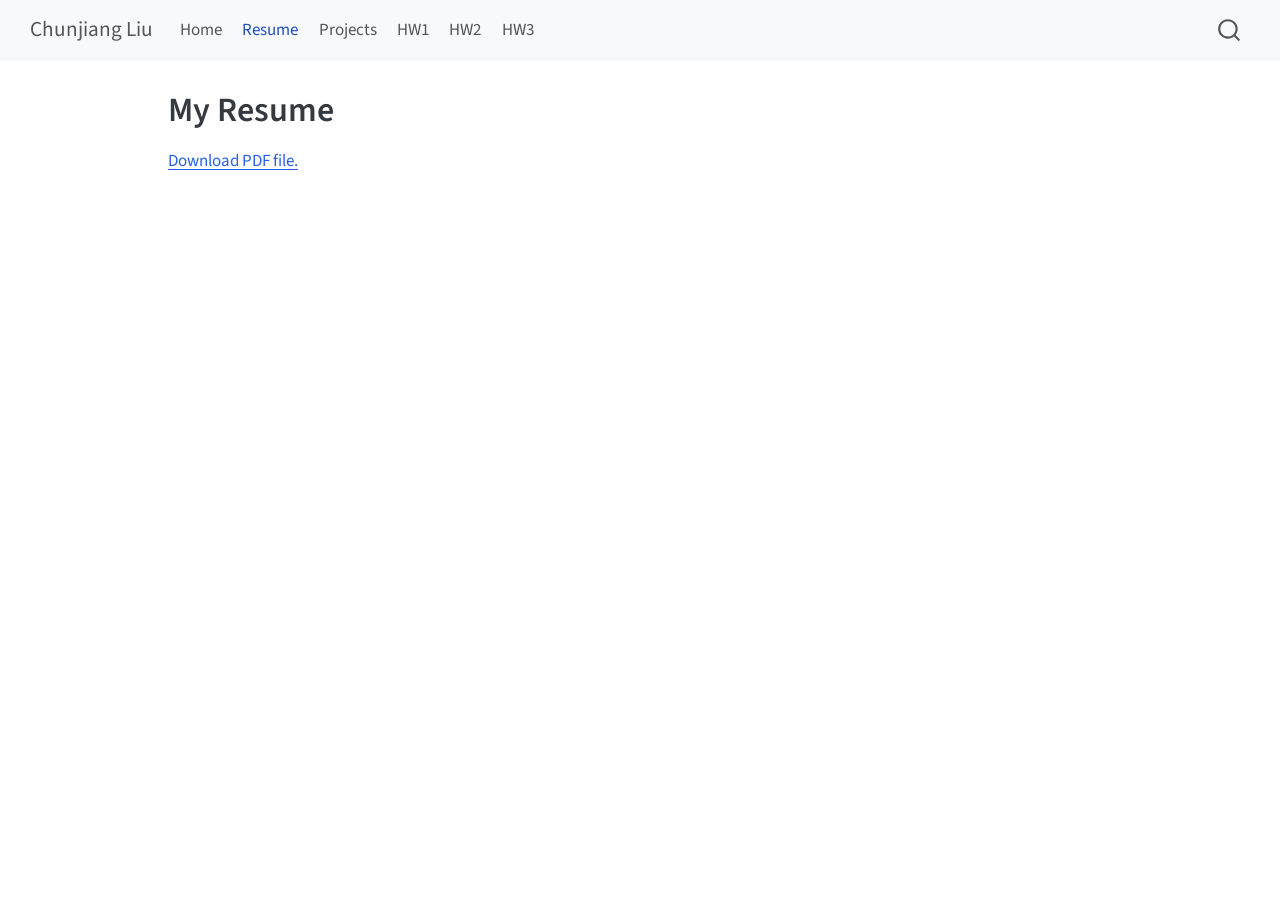
<file: docs/resume.html>
<!DOCTYPE html>
<html xmlns="http://www.w3.org/1999/xhtml" lang="en" xml:lang="en"><head>

<meta charset="utf-8">
<meta name="generator" content="quarto-1.9.36">

<meta name="viewport" content="width=device-width, initial-scale=1.0, user-scalable=yes">


<title>My Resume – Chunjiang Liu</title>
<style>
/* Default styles provided by pandoc.
** See https://pandoc.org/MANUAL.html#variables-for-html for config info.
*/
code{white-space: pre-wrap;}
span.smallcaps{font-variant: small-caps;}
div.columns{display: flex; gap: min(4vw, 1.5em);}
div.column{flex: auto; overflow-x: auto;}
div.hanging-indent{margin-left: 1.5em; text-indent: -1.5em;}
ul.task-list{list-style: none;}
ul.task-list li input[type="checkbox"] {
  width: 0.8em;
  margin: 0 0.8em 0.2em -1em; /* quarto-specific, see https://github.com/quarto-dev/quarto-cli/issues/4556 */ 
  vertical-align: middle;
}
</style>


<script src="site_libs/quarto-nav/quarto-nav.js"></script>
<script src="site_libs/quarto-nav/headroom.min.js"></script>
<script src="site_libs/clipboard/clipboard.min.js"></script>
<script src="site_libs/quarto-search/autocomplete.umd.js"></script>
<script src="site_libs/quarto-search/fuse.min.js"></script>
<script src="site_libs/quarto-search/quarto-search.js"></script>
<meta name="quarto:offset" content="./">
<script src="site_libs/quarto-html/quarto.js" type="module"></script>
<script src="site_libs/quarto-html/tabsets/tabsets.js" type="module"></script>
<script src="site_libs/quarto-html/popper.min.js"></script>
<script src="site_libs/quarto-html/tippy.umd.min.js"></script>
<script src="site_libs/quarto-html/anchor.min.js"></script>
<link href="site_libs/quarto-html/tippy.css" rel="stylesheet">
<link href="site_libs/quarto-html/quarto-syntax-highlighting-845c23b38eaddc0f92fda52bfe77a8c8.css" rel="stylesheet" id="quarto-text-highlighting-styles">
<script src="site_libs/bootstrap/bootstrap.min.js"></script>
<link href="site_libs/bootstrap/bootstrap-icons.css" rel="stylesheet">
<link href="site_libs/bootstrap/bootstrap-158031087360bce0ff56dc785ce39e06.min.css" rel="stylesheet" append-hash="true" id="quarto-bootstrap" data-mode="light">
<script id="quarto-search-options" type="application/json">{
  "location": "navbar",
  "copy-button": false,
  "collapse-after": 3,
  "panel-placement": "end",
  "type": "overlay",
  "limit": 50,
  "keyboard-shortcut": [
    "f",
    "/",
    "s"
  ],
  "show-item-context": false,
  "language": {
    "search-no-results-text": "No results",
    "search-matching-documents-text": "matching documents",
    "search-copy-link-title": "Copy link to search",
    "search-hide-matches-text": "Hide additional matches",
    "search-more-match-text": "more match in this document",
    "search-more-matches-text": "more matches in this document",
    "search-clear-button-title": "Clear",
    "search-text-placeholder": "",
    "search-detached-cancel-button-title": "Cancel",
    "search-submit-button-title": "Submit",
    "search-label": "Search"
  }
}</script>


<link rel="stylesheet" href="styles.css">
</head>

<body class="nav-fixed quarto-light">

<div id="quarto-search-results"></div>
  <header id="quarto-header" class="headroom fixed-top">
    <nav class="navbar navbar-expand-lg " data-bs-theme="dark">
      <div class="navbar-container container-fluid">
      <div class="navbar-brand-container mx-auto">
    <a class="navbar-brand" href="./index.html">
    <span class="navbar-title">Chunjiang Liu</span>
    </a>
  </div>
            <div id="quarto-search" class="" title="Search"></div>
          <button class="navbar-toggler" type="button" data-bs-toggle="collapse" data-bs-target="#navbarCollapse" aria-controls="navbarCollapse" role="menu" aria-expanded="false" aria-label="Toggle navigation" onclick="if (window.quartoToggleHeadroom) { window.quartoToggleHeadroom(); }">
  <span class="navbar-toggler-icon"></span>
</button>
          <div class="collapse navbar-collapse" id="navbarCollapse">
            <ul class="navbar-nav navbar-nav-scroll me-auto">
  <li class="nav-item">
    <a class="nav-link" href="./index.html"> 
<span class="menu-text">Home</span></a>
  </li>  
  <li class="nav-item">
    <a class="nav-link active" href="./resume.html" aria-current="page"> 
<span class="menu-text">Resume</span></a>
  </li>  
  <li class="nav-item">
    <a class="nav-link" href="./projects.html"> 
<span class="menu-text">Projects</span></a>
  </li>  
  <li class="nav-item">
    <a class="nav-link" href="./hw1.html"> 
<span class="menu-text">HW1</span></a>
  </li>  
  <li class="nav-item">
    <a class="nav-link" href="./hw2_questions.html"> 
<span class="menu-text">HW2</span></a>
  </li>  
  <li class="nav-item">
    <a class="nav-link" href="./projects/project_3_mle/hw3_questions.html"> 
<span class="menu-text">HW3</span></a>
  </li>  
</ul>
          </div> <!-- /navcollapse -->
            <div class="quarto-navbar-tools">
</div>
      </div> <!-- /container-fluid -->
    </nav>
</header>
<!-- content -->
<div id="quarto-content" class="quarto-container page-columns page-rows-contents page-layout-article page-navbar">
<!-- sidebar -->
<!-- margin-sidebar -->
    <div id="quarto-margin-sidebar" class="sidebar margin-sidebar zindex-bottom">
        
    </div>
<!-- main -->
<main class="content" id="quarto-document-content">

<header id="title-block-header" class="quarto-title-block default">
<div class="quarto-title">
<h1 class="title">My Resume</h1>
</div>



<div class="quarto-title-meta">

    
  
    
  </div>
  


</header>


<p><object data="files/resume.pdf" type="application/pdf" width="100%" height="800"><a href="files/resume.pdf" download="">Download PDF file.</a></object></p>



</main> <!-- /main -->
<script id="quarto-html-after-body" type="application/javascript">
  window.document.addEventListener("DOMContentLoaded", function (event) {
    const icon = "";
    const anchorJS = new window.AnchorJS();
    anchorJS.options = {
      placement: 'right',
      icon: icon
    };
    anchorJS.add('.anchored');
    const isCodeAnnotation = (el) => {
      for (const clz of el.classList) {
        if (clz.startsWith('code-annotation-')) {                     
          return true;
        }
      }
      return false;
    }
    const onCopySuccess = function(e) {
      // button target
      const button = e.trigger;
      // don't keep focus
      button.blur();
      // flash "checked"
      button.classList.add('code-copy-button-checked');
      var currentTitle = button.getAttribute("title");
      button.setAttribute("title", "Copied!");
      let tooltip;
      if (window.bootstrap) {
        button.setAttribute("data-bs-toggle", "tooltip");
        button.setAttribute("data-bs-placement", "left");
        button.setAttribute("data-bs-title", "Copied!");
        tooltip = new bootstrap.Tooltip(button, 
          { trigger: "manual", 
            customClass: "code-copy-button-tooltip",
            offset: [0, -8]});
        tooltip.show();    
      }
      setTimeout(function() {
        if (tooltip) {
          tooltip.hide();
          button.removeAttribute("data-bs-title");
          button.removeAttribute("data-bs-toggle");
          button.removeAttribute("data-bs-placement");
        }
        button.setAttribute("title", currentTitle);
        button.classList.remove('code-copy-button-checked');
      }, 1000);
      // clear code selection
      e.clearSelection();
    }
    const getTextToCopy = function(trigger) {
      const outerScaffold = trigger.parentElement.cloneNode(true);
      const codeEl = outerScaffold.querySelector('code');
      for (const childEl of codeEl.children) {
        if (isCodeAnnotation(childEl)) {
          childEl.remove();
        }
      }
      return codeEl.innerText;
    }
    const clipboard = new window.ClipboardJS('.code-copy-button:not([data-in-quarto-modal])', {
      text: getTextToCopy
    });
    clipboard.on('success', onCopySuccess);
    if (window.document.getElementById('quarto-embedded-source-code-modal')) {
      const clipboardModal = new window.ClipboardJS('.code-copy-button[data-in-quarto-modal]', {
        text: getTextToCopy,
        container: window.document.getElementById('quarto-embedded-source-code-modal')
      });
      clipboardModal.on('success', onCopySuccess);
    }
      var localhostRegex = new RegExp(/^(?:http|https):\/\/localhost\:?[0-9]*\//);
      var mailtoRegex = new RegExp(/^mailto:/);
        var filterRegex = new RegExp('/' + window.location.host + '/');
      var isInternal = (href) => {
          return filterRegex.test(href) || localhostRegex.test(href) || mailtoRegex.test(href);
      }
      // Inspect non-navigation links and adorn them if external
     var links = window.document.querySelectorAll('a[href]:not(.nav-link):not(.navbar-brand):not(.toc-action):not(.sidebar-link):not(.sidebar-item-toggle):not(.pagination-link):not(.no-external):not([aria-hidden]):not(.dropdown-item):not(.quarto-navigation-tool):not(.about-link)');
      for (var i=0; i<links.length; i++) {
        const link = links[i];
        if (!isInternal(link.href)) {
          // undo the damage that might have been done by quarto-nav.js in the case of
          // links that we want to consider external
          if (link.dataset.originalHref !== undefined) {
            link.href = link.dataset.originalHref;
          }
        }
      }
    function tippyHover(el, contentFn, onTriggerFn, onUntriggerFn) {
      const config = {
        allowHTML: true,
        maxWidth: 500,
        delay: 100,
        arrow: false,
        appendTo: function(el) {
            return el.parentElement;
        },
        interactive: true,
        interactiveBorder: 10,
        theme: 'quarto',
        placement: 'bottom-start',
      };
      if (contentFn) {
        config.content = contentFn;
      }
      if (onTriggerFn) {
        config.onTrigger = onTriggerFn;
      }
      if (onUntriggerFn) {
        config.onUntrigger = onUntriggerFn;
      }
      window.tippy(el, config); 
    }
    const noterefs = window.document.querySelectorAll('a[role="doc-noteref"]');
    for (var i=0; i<noterefs.length; i++) {
      const ref = noterefs[i];
      tippyHover(ref, function() {
        // use id or data attribute instead here
        let href = ref.getAttribute('data-footnote-href') || ref.getAttribute('href');
        try { href = new URL(href).hash; } catch {}
        const id = href.replace(/^#\/?/, "");
        const note = window.document.getElementById(id);
        if (note) {
          return note.innerHTML;
        } else {
          return "";
        }
      });
    }
    const xrefs = window.document.querySelectorAll('a.quarto-xref');
    const processXRef = (id, note) => {
      // Strip column container classes
      const stripColumnClz = (el) => {
        el.classList.remove("page-full", "page-columns");
        if (el.children) {
          for (const child of el.children) {
            stripColumnClz(child);
          }
        }
      }
      stripColumnClz(note)
      if (id === null || id.startsWith('sec-')) {
        // Special case sections, only their first couple elements
        const container = document.createElement("div");
        if (note.children && note.children.length > 2) {
          container.appendChild(note.children[0].cloneNode(true));
          for (let i = 1; i < note.children.length; i++) {
            const child = note.children[i];
            if (child.tagName === "P" && child.innerText === "") {
              continue;
            } else {
              container.appendChild(child.cloneNode(true));
              break;
            }
          }
          if (window.Quarto?.typesetMath) {
            window.Quarto.typesetMath(container);
          }
          return container.innerHTML
        } else {
          if (window.Quarto?.typesetMath) {
            window.Quarto.typesetMath(note);
          }
          return note.innerHTML;
        }
      } else {
        // Remove any anchor links if they are present
        const anchorLink = note.querySelector('a.anchorjs-link');
        if (anchorLink) {
          anchorLink.remove();
        }
        if (window.Quarto?.typesetMath) {
          window.Quarto.typesetMath(note);
        }
        if (note.classList.contains("callout")) {
          return note.outerHTML;
        } else {
          return note.innerHTML;
        }
      }
    }
    for (var i=0; i<xrefs.length; i++) {
      const xref = xrefs[i];
      tippyHover(xref, undefined, function(instance) {
        instance.disable();
        let url = xref.getAttribute('href');
        let hash = undefined; 
        if (url.startsWith('#')) {
          hash = url;
        } else {
          try { hash = new URL(url).hash; } catch {}
        }
        if (hash) {
          const id = hash.replace(/^#\/?/, "");
          const note = window.document.getElementById(id);
          if (note !== null) {
            try {
              const html = processXRef(id, note.cloneNode(true));
              instance.setContent(html);
            } finally {
              instance.enable();
              instance.show();
            }
          } else {
            // See if we can fetch this
            fetch(url.split('#')[0])
            .then(res => res.text())
            .then(html => {
              const parser = new DOMParser();
              const htmlDoc = parser.parseFromString(html, "text/html");
              const note = htmlDoc.getElementById(id);
              if (note !== null) {
                const html = processXRef(id, note);
                instance.setContent(html);
              } 
            }).finally(() => {
              instance.enable();
              instance.show();
            });
          }
        } else {
          // See if we can fetch a full url (with no hash to target)
          // This is a special case and we should probably do some content thinning / targeting
          fetch(url)
          .then(res => res.text())
          .then(html => {
            const parser = new DOMParser();
            const htmlDoc = parser.parseFromString(html, "text/html");
            const note = htmlDoc.querySelector('main.content');
            if (note !== null) {
              // This should only happen for chapter cross references
              // (since there is no id in the URL)
              // remove the first header
              if (note.children.length > 0 && note.children[0].tagName === "HEADER") {
                note.children[0].remove();
              }
              const html = processXRef(null, note);
              instance.setContent(html);
            } 
          }).finally(() => {
            instance.enable();
            instance.show();
          });
        }
      }, function(instance) {
      });
    }
        let selectedAnnoteEl;
        const selectorForAnnotation = ( cell, annotation) => {
          let cellAttr = 'data-code-cell="' + cell + '"';
          let lineAttr = 'data-code-annotation="' +  annotation + '"';
          const selector = 'span[' + cellAttr + '][' + lineAttr + ']';
          return selector;
        }
        const selectCodeLines = (annoteEl) => {
          const doc = window.document;
          const targetCell = annoteEl.getAttribute("data-target-cell");
          const targetAnnotation = annoteEl.getAttribute("data-target-annotation");
          const annoteSpan = window.document.querySelector(selectorForAnnotation(targetCell, targetAnnotation));
          const lines = annoteSpan.getAttribute("data-code-lines").split(",");
          const lineIds = lines.map((line) => {
            return targetCell + "-" + line;
          })
          let top = null;
          let height = null;
          let parent = null;
          if (lineIds.length > 0) {
              //compute the position of the single el (top and bottom and make a div)
              const el = window.document.getElementById(lineIds[0]);
              top = el.offsetTop;
              height = el.offsetHeight;
              parent = el.parentElement.parentElement;
            if (lineIds.length > 1) {
              const lastEl = window.document.getElementById(lineIds[lineIds.length - 1]);
              const bottom = lastEl.offsetTop + lastEl.offsetHeight;
              height = bottom - top;
            }
            if (top !== null && height !== null && parent !== null) {
              // cook up a div (if necessary) and position it 
              let div = window.document.getElementById("code-annotation-line-highlight");
              if (div === null) {
                div = window.document.createElement("div");
                div.setAttribute("id", "code-annotation-line-highlight");
                div.style.position = 'absolute';
                parent.appendChild(div);
              }
              div.style.top = top - 2 + "px";
              div.style.height = height + 4 + "px";
              div.style.left = 0;
              let gutterDiv = window.document.getElementById("code-annotation-line-highlight-gutter");
              if (gutterDiv === null) {
                gutterDiv = window.document.createElement("div");
                gutterDiv.setAttribute("id", "code-annotation-line-highlight-gutter");
                gutterDiv.style.position = 'absolute';
                const codeCell = window.document.getElementById(targetCell);
                const gutter = codeCell.querySelector('.code-annotation-gutter');
                gutter.appendChild(gutterDiv);
              }
              gutterDiv.style.top = top - 2 + "px";
              gutterDiv.style.height = height + 4 + "px";
            }
            selectedAnnoteEl = annoteEl;
          }
        };
        const unselectCodeLines = () => {
          const elementsIds = ["code-annotation-line-highlight", "code-annotation-line-highlight-gutter"];
          elementsIds.forEach((elId) => {
            const div = window.document.getElementById(elId);
            if (div) {
              div.remove();
            }
          });
          selectedAnnoteEl = undefined;
        };
          // Handle positioning of the toggle
      window.addEventListener(
        "resize",
        throttle(() => {
          elRect = undefined;
          if (selectedAnnoteEl) {
            selectCodeLines(selectedAnnoteEl);
          }
        }, 10)
      );
      function throttle(fn, ms) {
      let throttle = false;
      let timer;
        return (...args) => {
          if(!throttle) { // first call gets through
              fn.apply(this, args);
              throttle = true;
          } else { // all the others get throttled
              if(timer) clearTimeout(timer); // cancel #2
              timer = setTimeout(() => {
                fn.apply(this, args);
                timer = throttle = false;
              }, ms);
          }
        };
      }
        // Attach click handler to the DT
        const annoteDls = window.document.querySelectorAll('dt[data-target-cell]');
        for (const annoteDlNode of annoteDls) {
          annoteDlNode.addEventListener('click', (event) => {
            const clickedEl = event.target;
            if (clickedEl !== selectedAnnoteEl) {
              unselectCodeLines();
              const activeEl = window.document.querySelector('dt[data-target-cell].code-annotation-active');
              if (activeEl) {
                activeEl.classList.remove('code-annotation-active');
              }
              selectCodeLines(clickedEl);
              clickedEl.classList.add('code-annotation-active');
            } else {
              // Unselect the line
              unselectCodeLines();
              clickedEl.classList.remove('code-annotation-active');
            }
          });
        }
    const findCites = (el) => {
      const parentEl = el.parentElement;
      if (parentEl) {
        const cites = parentEl.dataset.cites;
        if (cites) {
          return {
            el,
            cites: cites.split(' ')
          };
        } else {
          return findCites(el.parentElement)
        }
      } else {
        return undefined;
      }
    };
    var bibliorefs = window.document.querySelectorAll('a[role="doc-biblioref"]');
    for (var i=0; i<bibliorefs.length; i++) {
      const ref = bibliorefs[i];
      const citeInfo = findCites(ref);
      if (citeInfo) {
        tippyHover(citeInfo.el, function() {
          var popup = window.document.createElement('div');
          citeInfo.cites.forEach(function(cite) {
            var citeDiv = window.document.createElement('div');
            citeDiv.classList.add('hanging-indent');
            citeDiv.classList.add('csl-entry');
            var biblioDiv = window.document.getElementById('ref-' + cite);
            if (biblioDiv) {
              citeDiv.innerHTML = biblioDiv.innerHTML;
            }
            popup.appendChild(citeDiv);
          });
          return popup.innerHTML;
        });
      }
    }
  });
  </script>
</div> <!-- /content -->




</body></html>
</file>
<file: docs/site_libs/quarto-html/tippy.css>
.tippy-box[data-animation=fade][data-state=hidden]{opacity:0}[data-tippy-root]{max-width:calc(100vw - 10px)}.tippy-box{position:relative;background-color:#333;color:#fff;border-radius:4px;font-size:14px;line-height:1.4;white-space:normal;outline:0;transition-property:transform,visibility,opacity}.tippy-box[data-placement^=top]>.tippy-arrow{bottom:0}.tippy-box[data-placement^=top]>.tippy-arrow:before{bottom:-7px;left:0;border-width:8px 8px 0;border-top-color:initial;transform-origin:center top}.tippy-box[data-placement^=bottom]>.tippy-arrow{top:0}.tippy-box[data-placement^=bottom]>.tippy-arrow:before{top:-7px;left:0;border-width:0 8px 8px;border-bottom-color:initial;transform-origin:center bottom}.tippy-box[data-placement^=left]>.tippy-arrow{right:0}.tippy-box[data-placement^=left]>.tippy-arrow:before{border-width:8px 0 8px 8px;border-left-color:initial;right:-7px;transform-origin:center left}.tippy-box[data-placement^=right]>.tippy-arrow{left:0}.tippy-box[data-placement^=right]>.tippy-arrow:before{left:-7px;border-width:8px 8px 8px 0;border-right-color:initial;transform-origin:center right}.tippy-box[data-inertia][data-state=visible]{transition-timing-function:cubic-bezier(.54,1.5,.38,1.11)}.tippy-arrow{width:16px;height:16px;color:#333}.tippy-arrow:before{content:"";position:absolute;border-color:transparent;border-style:solid}.tippy-content{position:relative;padding:5px 9px;z-index:1}
</file>
<file: docs/site_libs/quarto-html/quarto-syntax-highlighting-845c23b38eaddc0f92fda52bfe77a8c8.css>
/* quarto syntax highlight colors */
:root {
  --quarto-hl-ot-color: #003B4F;
  --quarto-hl-at-color: #657422;
  --quarto-hl-ss-color: #20794D;
  --quarto-hl-an-color: #5E5E5E;
  --quarto-hl-fu-color: #4758AB;
  --quarto-hl-st-color: #20794D;
  --quarto-hl-cf-color: #003B4F;
  --quarto-hl-op-color: #5E5E5E;
  --quarto-hl-er-color: #AD0000;
  --quarto-hl-bn-color: #AD0000;
  --quarto-hl-al-color: #AD0000;
  --quarto-hl-va-color: #111111;
  --quarto-hl-bu-color: inherit;
  --quarto-hl-ex-color: inherit;
  --quarto-hl-pp-color: #AD0000;
  --quarto-hl-in-color: #5E5E5E;
  --quarto-hl-vs-color: #20794D;
  --quarto-hl-wa-color: #5E5E5E;
  --quarto-hl-do-color: #5E5E5E;
  --quarto-hl-im-color: #00769E;
  --quarto-hl-ch-color: #20794D;
  --quarto-hl-dt-color: #AD0000;
  --quarto-hl-fl-color: #AD0000;
  --quarto-hl-co-color: #5E5E5E;
  --quarto-hl-cv-color: #5E5E5E;
  --quarto-hl-cn-color: #8f5902;
  --quarto-hl-sc-color: #5E5E5E;
  --quarto-hl-dv-color: #AD0000;
  --quarto-hl-kw-color: #003B4F;
}

/* other quarto variables */
:root {
  --quarto-font-monospace: SFMono-Regular, Menlo, Monaco, Consolas, "Liberation Mono", "Courier New", monospace;
}

/* syntax highlight based on Pandoc's rules */
pre > code.sourceCode > span {
  color: #003B4F;
}

code.sourceCode > span {
  color: #003B4F;
}

div.sourceCode,
div.sourceCode pre.sourceCode {
  color: #003B4F;
}

/* Normal */
code span {
  color: #003B4F;
}

/* Alert */
code span.al {
  color: #AD0000;
  font-style: inherit;
}

/* Annotation */
code span.an {
  color: #5E5E5E;
  font-style: inherit;
}

/* Attribute */
code span.at {
  color: #657422;
  font-style: inherit;
}

/* BaseN */
code span.bn {
  color: #AD0000;
  font-style: inherit;
}

/* BuiltIn */
code span.bu {
  font-style: inherit;
}

/* ControlFlow */
code span.cf {
  color: #003B4F;
  font-weight: bold;
  font-style: inherit;
}

/* Char */
code span.ch {
  color: #20794D;
  font-style: inherit;
}

/* Constant */
code span.cn {
  color: #8f5902;
  font-style: inherit;
}

/* Comment */
code span.co {
  color: #5E5E5E;
  font-style: inherit;
}

/* CommentVar */
code span.cv {
  color: #5E5E5E;
  font-style: italic;
}

/* Documentation */
code span.do {
  color: #5E5E5E;
  font-style: italic;
}

/* DataType */
code span.dt {
  color: #AD0000;
  font-style: inherit;
}

/* DecVal */
code span.dv {
  color: #AD0000;
  font-style: inherit;
}

/* Error */
code span.er {
  color: #AD0000;
  font-style: inherit;
}

/* Extension */
code span.ex {
  font-style: inherit;
}

/* Float */
code span.fl {
  color: #AD0000;
  font-style: inherit;
}

/* Function */
code span.fu {
  color: #4758AB;
  font-style: inherit;
}

/* Import */
code span.im {
  color: #00769E;
  font-style: inherit;
}

/* Information */
code span.in {
  color: #5E5E5E;
  font-style: inherit;
}

/* Keyword */
code span.kw {
  color: #003B4F;
  font-weight: bold;
  font-style: inherit;
}

/* Operator */
code span.op {
  color: #5E5E5E;
  font-style: inherit;
}

/* Other */
code span.ot {
  color: #003B4F;
  font-style: inherit;
}

/* Preprocessor */
code span.pp {
  color: #AD0000;
  font-style: inherit;
}

/* SpecialChar */
code span.sc {
  color: #5E5E5E;
  font-style: inherit;
}

/* SpecialString */
code span.ss {
  color: #20794D;
  font-style: inherit;
}

/* String */
code span.st {
  color: #20794D;
  font-style: inherit;
}

/* Variable */
code span.va {
  color: #111111;
  font-style: inherit;
}

/* VerbatimString */
code span.vs {
  color: #20794D;
  font-style: inherit;
}

/* Warning */
code span.wa {
  color: #5E5E5E;
  font-style: italic;
}

.prevent-inlining {
  content: "</";
}

/*# sourceMappingURL=ac89f0bb514bba72461919f78549e31c.css.map */
</file>
<file: docs/styles.css>
/* css styles */
/* Project card description style */
.quarto-grid-item .listing-description {
  font-size: 0.95rem;
  line-height: 1.5;
  color: #555;
  margin-top: 8px;
}

/* Optional: make title slightly tighter */
.quarto-grid-item .listing-title {
  margin-bottom: 6px;
}
</file>
<file: docs_backup/site_libs/quarto-html/tippy.css>
.tippy-box[data-animation=fade][data-state=hidden]{opacity:0}[data-tippy-root]{max-width:calc(100vw - 10px)}.tippy-box{position:relative;background-color:#333;color:#fff;border-radius:4px;font-size:14px;line-height:1.4;white-space:normal;outline:0;transition-property:transform,visibility,opacity}.tippy-box[data-placement^=top]>.tippy-arrow{bottom:0}.tippy-box[data-placement^=top]>.tippy-arrow:before{bottom:-7px;left:0;border-width:8px 8px 0;border-top-color:initial;transform-origin:center top}.tippy-box[data-placement^=bottom]>.tippy-arrow{top:0}.tippy-box[data-placement^=bottom]>.tippy-arrow:before{top:-7px;left:0;border-width:0 8px 8px;border-bottom-color:initial;transform-origin:center bottom}.tippy-box[data-placement^=left]>.tippy-arrow{right:0}.tippy-box[data-placement^=left]>.tippy-arrow:before{border-width:8px 0 8px 8px;border-left-color:initial;right:-7px;transform-origin:center left}.tippy-box[data-placement^=right]>.tippy-arrow{left:0}.tippy-box[data-placement^=right]>.tippy-arrow:before{left:-7px;border-width:8px 8px 8px 0;border-right-color:initial;transform-origin:center right}.tippy-box[data-inertia][data-state=visible]{transition-timing-function:cubic-bezier(.54,1.5,.38,1.11)}.tippy-arrow{width:16px;height:16px;color:#333}.tippy-arrow:before{content:"";position:absolute;border-color:transparent;border-style:solid}.tippy-content{position:relative;padding:5px 9px;z-index:1}
</file>
<file: docs_backup/site_libs/quarto-html/quarto-syntax-highlighting-845c23b38eaddc0f92fda52bfe77a8c8.css>
/* quarto syntax highlight colors */
:root {
  --quarto-hl-ot-color: #003B4F;
  --quarto-hl-at-color: #657422;
  --quarto-hl-ss-color: #20794D;
  --quarto-hl-an-color: #5E5E5E;
  --quarto-hl-fu-color: #4758AB;
  --quarto-hl-st-color: #20794D;
  --quarto-hl-cf-color: #003B4F;
  --quarto-hl-op-color: #5E5E5E;
  --quarto-hl-er-color: #AD0000;
  --quarto-hl-bn-color: #AD0000;
  --quarto-hl-al-color: #AD0000;
  --quarto-hl-va-color: #111111;
  --quarto-hl-bu-color: inherit;
  --quarto-hl-ex-color: inherit;
  --quarto-hl-pp-color: #AD0000;
  --quarto-hl-in-color: #5E5E5E;
  --quarto-hl-vs-color: #20794D;
  --quarto-hl-wa-color: #5E5E5E;
  --quarto-hl-do-color: #5E5E5E;
  --quarto-hl-im-color: #00769E;
  --quarto-hl-ch-color: #20794D;
  --quarto-hl-dt-color: #AD0000;
  --quarto-hl-fl-color: #AD0000;
  --quarto-hl-co-color: #5E5E5E;
  --quarto-hl-cv-color: #5E5E5E;
  --quarto-hl-cn-color: #8f5902;
  --quarto-hl-sc-color: #5E5E5E;
  --quarto-hl-dv-color: #AD0000;
  --quarto-hl-kw-color: #003B4F;
}

/* other quarto variables */
:root {
  --quarto-font-monospace: SFMono-Regular, Menlo, Monaco, Consolas, "Liberation Mono", "Courier New", monospace;
}

/* syntax highlight based on Pandoc's rules */
pre > code.sourceCode > span {
  color: #003B4F;
}

code.sourceCode > span {
  color: #003B4F;
}

div.sourceCode,
div.sourceCode pre.sourceCode {
  color: #003B4F;
}

/* Normal */
code span {
  color: #003B4F;
}

/* Alert */
code span.al {
  color: #AD0000;
  font-style: inherit;
}

/* Annotation */
code span.an {
  color: #5E5E5E;
  font-style: inherit;
}

/* Attribute */
code span.at {
  color: #657422;
  font-style: inherit;
}

/* BaseN */
code span.bn {
  color: #AD0000;
  font-style: inherit;
}

/* BuiltIn */
code span.bu {
  font-style: inherit;
}

/* ControlFlow */
code span.cf {
  color: #003B4F;
  font-weight: bold;
  font-style: inherit;
}

/* Char */
code span.ch {
  color: #20794D;
  font-style: inherit;
}

/* Constant */
code span.cn {
  color: #8f5902;
  font-style: inherit;
}

/* Comment */
code span.co {
  color: #5E5E5E;
  font-style: inherit;
}

/* CommentVar */
code span.cv {
  color: #5E5E5E;
  font-style: italic;
}

/* Documentation */
code span.do {
  color: #5E5E5E;
  font-style: italic;
}

/* DataType */
code span.dt {
  color: #AD0000;
  font-style: inherit;
}

/* DecVal */
code span.dv {
  color: #AD0000;
  font-style: inherit;
}

/* Error */
code span.er {
  color: #AD0000;
  font-style: inherit;
}

/* Extension */
code span.ex {
  font-style: inherit;
}

/* Float */
code span.fl {
  color: #AD0000;
  font-style: inherit;
}

/* Function */
code span.fu {
  color: #4758AB;
  font-style: inherit;
}

/* Import */
code span.im {
  color: #00769E;
  font-style: inherit;
}

/* Information */
code span.in {
  color: #5E5E5E;
  font-style: inherit;
}

/* Keyword */
code span.kw {
  color: #003B4F;
  font-weight: bold;
  font-style: inherit;
}

/* Operator */
code span.op {
  color: #5E5E5E;
  font-style: inherit;
}

/* Other */
code span.ot {
  color: #003B4F;
  font-style: inherit;
}

/* Preprocessor */
code span.pp {
  color: #AD0000;
  font-style: inherit;
}

/* SpecialChar */
code span.sc {
  color: #5E5E5E;
  font-style: inherit;
}

/* SpecialString */
code span.ss {
  color: #20794D;
  font-style: inherit;
}

/* String */
code span.st {
  color: #20794D;
  font-style: inherit;
}

/* Variable */
code span.va {
  color: #111111;
  font-style: inherit;
}

/* VerbatimString */
code span.vs {
  color: #20794D;
  font-style: inherit;
}

/* Warning */
code span.wa {
  color: #5E5E5E;
  font-style: italic;
}

.prevent-inlining {
  content: "</";
}

/*# sourceMappingURL=ac89f0bb514bba72461919f78549e31c.css.map */
</file>
<file: docs_backup/styles.css>
/* css styles */
/* Project card description style */
.quarto-grid-item .listing-description {
  font-size: 0.95rem;
  line-height: 1.5;
  color: #555;
  margin-top: 8px;
}

/* Optional: make title slightly tighter */
.quarto-grid-item .listing-title {
  margin-bottom: 6px;
}
</file>
<file: docs/site_libs/quarto-html/quarto-syntax-highlighting-ac077c1e730dfeb5e42400639d17284e.css>
/* quarto syntax highlight colors */
:root {
  --quarto-hl-ot-color: #003B4F;
  --quarto-hl-at-color: #657422;
  --quarto-hl-ss-color: #20794D;
  --quarto-hl-an-color: #5E5E5E;
  --quarto-hl-fu-color: #4758AB;
  --quarto-hl-st-color: #20794D;
  --quarto-hl-cf-color: #003B4F;
  --quarto-hl-op-color: #5E5E5E;
  --quarto-hl-er-color: #AD0000;
  --quarto-hl-bn-color: #AD0000;
  --quarto-hl-al-color: #AD0000;
  --quarto-hl-va-color: #111111;
  --quarto-hl-bu-color: inherit;
  --quarto-hl-ex-color: inherit;
  --quarto-hl-pp-color: #AD0000;
  --quarto-hl-in-color: #5E5E5E;
  --quarto-hl-vs-color: #20794D;
  --quarto-hl-wa-color: #5E5E5E;
  --quarto-hl-do-color: #5E5E5E;
  --quarto-hl-im-color: #00769E;
  --quarto-hl-ch-color: #20794D;
  --quarto-hl-dt-color: #AD0000;
  --quarto-hl-fl-color: #AD0000;
  --quarto-hl-co-color: #5E5E5E;
  --quarto-hl-cv-color: #5E5E5E;
  --quarto-hl-cn-color: #8f5902;
  --quarto-hl-sc-color: #5E5E5E;
  --quarto-hl-dv-color: #AD0000;
  --quarto-hl-kw-color: #003B4F;
}

/* other quarto variables */
:root {
  --quarto-font-monospace: SFMono-Regular, Menlo, Monaco, Consolas, "Liberation Mono", "Courier New", monospace;
}

/* syntax highlight based on Pandoc's rules */
pre > code.sourceCode > span {
  color: #003B4F;
}

code.sourceCode > span {
  color: #003B4F;
}

div.sourceCode,
div.sourceCode pre.sourceCode {
  color: #003B4F;
}

/* Normal */
code span {
  color: #003B4F;
}

/* Alert */
code span.al {
  color: #AD0000;
  font-style: inherit;
}

/* Annotation */
code span.an {
  color: #5E5E5E;
  font-style: inherit;
}

/* Attribute */
code span.at {
  color: #657422;
  font-style: inherit;
}

/* BaseN */
code span.bn {
  color: #AD0000;
  font-style: inherit;
}

/* BuiltIn */
code span.bu {
  font-style: inherit;
}

/* ControlFlow */
code span.cf {
  color: #003B4F;
  font-weight: bold;
  font-style: inherit;
}

/* Char */
code span.ch {
  color: #20794D;
  font-style: inherit;
}

/* Constant */
code span.cn {
  color: #8f5902;
  font-style: inherit;
}

/* Comment */
code span.co {
  color: #5E5E5E;
  font-style: inherit;
}

/* CommentVar */
code span.cv {
  color: #5E5E5E;
  font-style: italic;
}

/* Documentation */
code span.do {
  color: #5E5E5E;
  font-style: italic;
}

/* DataType */
code span.dt {
  color: #AD0000;
  font-style: inherit;
}

/* DecVal */
code span.dv {
  color: #AD0000;
  font-style: inherit;
}

/* Error */
code span.er {
  color: #AD0000;
  font-style: inherit;
}

/* Extension */
code span.ex {
  font-style: inherit;
}

/* Float */
code span.fl {
  color: #AD0000;
  font-style: inherit;
}

/* Function */
code span.fu {
  color: #4758AB;
  font-style: inherit;
}

/* Import */
code span.im {
  color: #00769E;
  font-style: inherit;
}

/* Information */
code span.in {
  color: #5E5E5E;
  font-style: inherit;
}

/* Keyword */
code span.kw {
  color: #003B4F;
  font-weight: bold;
  font-style: inherit;
}

/* Operator */
code span.op {
  color: #5E5E5E;
  font-style: inherit;
}

/* Other */
code span.ot {
  color: #003B4F;
  font-style: inherit;
}

/* Preprocessor */
code span.pp {
  color: #AD0000;
  font-style: inherit;
}

/* SpecialChar */
code span.sc {
  color: #5E5E5E;
  font-style: inherit;
}

/* SpecialString */
code span.ss {
  color: #20794D;
  font-style: inherit;
}

/* String */
code span.st {
  color: #20794D;
  font-style: inherit;
}

/* Variable */
code span.va {
  color: #111111;
  font-style: inherit;
}

/* VerbatimString */
code span.vs {
  color: #20794D;
  font-style: inherit;
}

/* Warning */
code span.wa {
  color: #5E5E5E;
  font-style: italic;
}

.prevent-inlining {
  content: "</";
}

/*# sourceMappingURL=1ea6d01bc6c35c1b2edc43c07bed6db0.css.map */
</file>
